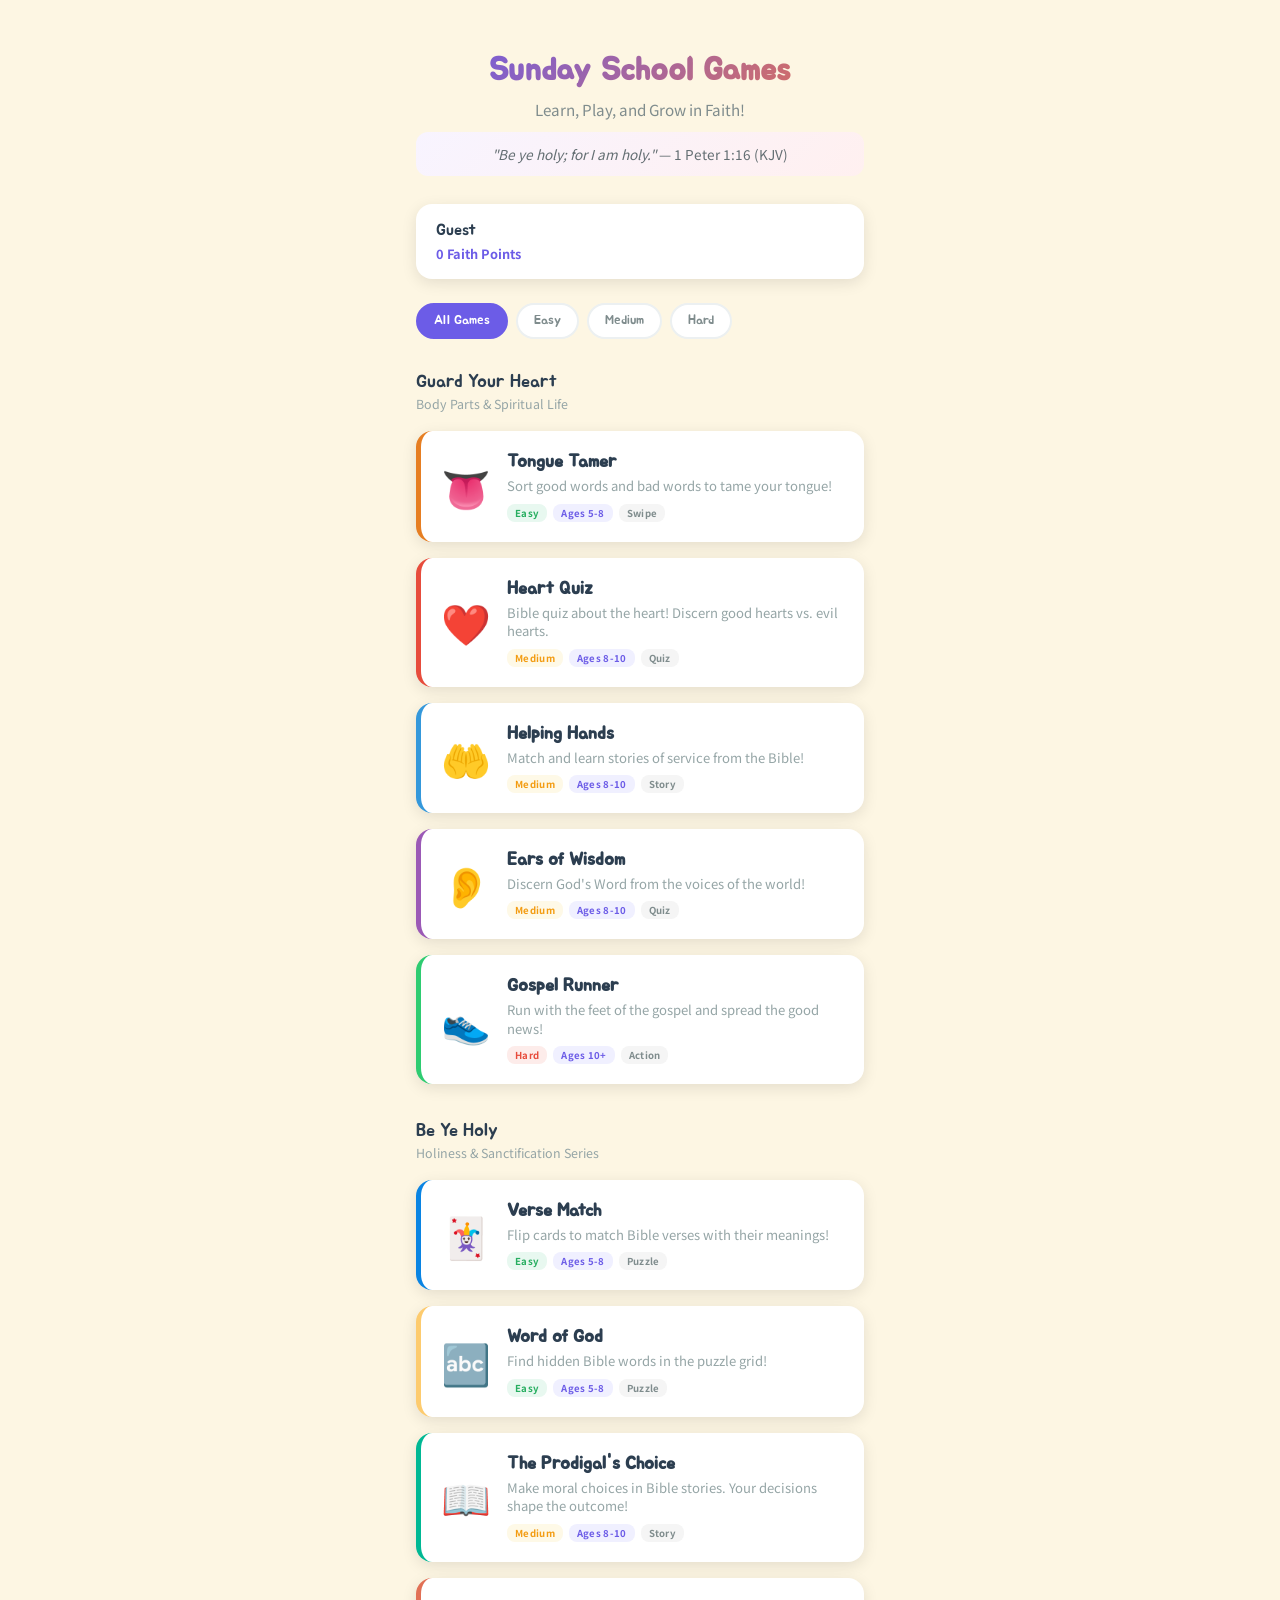
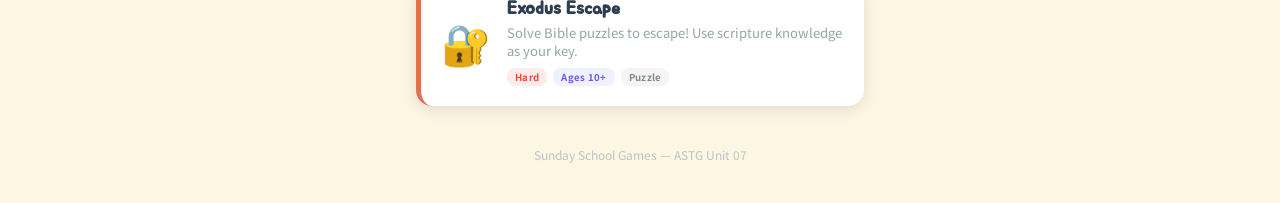
<file: index.html>
<!DOCTYPE html>
<html lang="en">
<head>
  <meta charset="UTF-8">
  <meta name="viewport" content="width=device-width, initial-scale=1.0, maximum-scale=1.0, user-scalable=no">
  <title>Sunday School Games</title>
  <link rel="stylesheet" href="v2/css/style.css">
  <style>
    /* ===== Hub-specific: v1 card colors ===== */
    .game-card.heart { border-left-color: #e74c3c; }
    .game-card.tongue { border-left-color: #e67e22; }
    .game-card.feet { border-left-color: #2ecc71; }
    .game-card.hands { border-left-color: #3498db; }
    .game-card.ears { border-left-color: #9b59b6; }

    /* ===== Filter Tabs ===== */
    .filter-tabs {
      display: flex;
      gap: 8px;
      padding: 8px 0 16px;
      overflow-x: auto;
      -webkit-overflow-scrolling: touch;
    }

    .filter-tabs::-webkit-scrollbar { display: none; }

    .filter-btn {
      padding: 8px 16px;
      border: 2px solid #ecf0f1;
      border-radius: 20px;
      background: #fff;
      font-size: 0.8rem;
      font-family: 'Jua', sans-serif;
      cursor: pointer;
      white-space: nowrap;
      transition: all 0.2s;
      color: #7f8c8d;
    }

    .filter-btn.active {
      border-color: #6c5ce7;
      background: #6c5ce7;
      color: #fff;
    }

    .filter-btn:active { transform: scale(0.95); }

    /* ===== Section Headers ===== */
    .section-header {
      padding: 16px 0 8px;
    }

    .section-title {
      font-size: 1.1rem;
      font-family: 'Jua', sans-serif;
      color: #2c3e50;
    }

    .section-subtitle {
      font-size: 0.78rem;
      color: #95a5a6;
      margin-top: 2px;
    }

    /* ===== Card Tags ===== */
    .card-tags {
      display: flex;
      gap: 6px;
      margin-top: 8px;
      flex-wrap: wrap;
    }

    .tag {
      font-size: 0.6rem;
      padding: 2px 8px;
      border-radius: 8px;
      font-weight: 700;
      letter-spacing: 0.3px;
    }

    .tag.easy { background: #e8f8f0; color: #27ae60; }
    .tag.medium { background: #fef9e7; color: #f39c12; }
    .tag.hard { background: #fdecea; color: #e74c3c; }
    .tag.age { background: #f0f0ff; color: #6c5ce7; }
    .tag.type { background: #f5f5f5; color: #7f8c8d; }

    /* ===== Game sections hide/show ===== */
    .game-section { display: block; }
    .game-section.hidden { display: none; }
    .game-card.hidden { display: none; }
  </style>
</head>
<body>
  <div class="container">
    <header class="main-header">
      <h1>Sunday School Games</h1>
      <p>Learn, Play, and Grow in Faith!</p>
      <div class="verse-banner">
        <em>"Be ye holy; for I am holy."</em> — 1 Peter 1:16 (KJV)
      </div>
    </header>

    <div id="profile-bar" class="profile-bar">
      <div class="profile-info">
        <span class="profile-name" id="profile-name">Guest</span>
        <span class="profile-score" id="profile-score">0 Faith Points</span>
      </div>
      <div class="profile-badges" id="profile-badges"></div>
    </div>

    <!-- Filter Tabs -->
    <div class="filter-tabs">
      <button class="filter-btn active" data-filter="all">All Games</button>
      <button class="filter-btn" data-filter="easy">Easy</button>
      <button class="filter-btn" data-filter="medium">Medium</button>
      <button class="filter-btn" data-filter="hard">Hard</button>
    </div>

    <!-- Series 1: Guard Your Heart -->
    <section class="game-section" data-series="body">
      <div class="section-header">
        <div class="section-title">Guard Your Heart</div>
        <div class="section-subtitle">Body Parts & Spiritual Life</div>
      </div>

      <div class="game-grid">
        <a href="games/tongue-tamer/index.html" class="game-card tongue" data-difficulty="easy">
          <div class="icon">👅</div>
          <div class="info">
            <h3>Tongue Tamer</h3>
            <p>Sort good words and bad words to tame your tongue!</p>
            <div class="card-tags">
              <span class="tag easy">Easy</span>
              <span class="tag age">Ages 5-8</span>
              <span class="tag type">Swipe</span>
            </div>
          </div>
        </a>

        <a href="games/heart-quiz/index.html" class="game-card heart" data-difficulty="medium">
          <div class="icon">❤️</div>
          <div class="info">
            <h3>Heart Quiz</h3>
            <p>Bible quiz about the heart! Discern good hearts vs. evil hearts.</p>
            <div class="card-tags">
              <span class="tag medium">Medium</span>
              <span class="tag age">Ages 8-10</span>
              <span class="tag type">Quiz</span>
            </div>
          </div>
        </a>

        <a href="games/helping-hands/index.html" class="game-card hands" data-difficulty="medium">
          <div class="icon">🤲</div>
          <div class="info">
            <h3>Helping Hands</h3>
            <p>Match and learn stories of service from the Bible!</p>
            <div class="card-tags">
              <span class="tag medium">Medium</span>
              <span class="tag age">Ages 8-10</span>
              <span class="tag type">Story</span>
            </div>
          </div>
        </a>

        <a href="games/ears-of-wisdom/index.html" class="game-card ears" data-difficulty="medium">
          <div class="icon">👂</div>
          <div class="info">
            <h3>Ears of Wisdom</h3>
            <p>Discern God's Word from the voices of the world!</p>
            <div class="card-tags">
              <span class="tag medium">Medium</span>
              <span class="tag age">Ages 8-10</span>
              <span class="tag type">Quiz</span>
            </div>
          </div>
        </a>

        <a href="games/gospel-runner/index.html" class="game-card feet" data-difficulty="hard">
          <div class="icon">👟</div>
          <div class="info">
            <h3>Gospel Runner</h3>
            <p>Run with the feet of the gospel and spread the good news!</p>
            <div class="card-tags">
              <span class="tag hard">Hard</span>
              <span class="tag age">Ages 10+</span>
              <span class="tag type">Action</span>
            </div>
          </div>
        </a>
      </div>
    </section>

    <!-- Series 2: Be Ye Holy -->
    <section class="game-section" data-series="holy">
      <div class="section-header">
        <div class="section-title">Be Ye Holy</div>
        <div class="section-subtitle">Holiness & Sanctification Series</div>
      </div>

      <div class="game-grid">
        <a href="v2/games/verse-match/index.html" class="game-card match" data-difficulty="easy">
          <div class="icon">🃏</div>
          <div class="info">
            <h3>Verse Match</h3>
            <p>Flip cards to match Bible verses with their meanings!</p>
            <div class="card-tags">
              <span class="tag easy">Easy</span>
              <span class="tag age">Ages 5-8</span>
              <span class="tag type">Puzzle</span>
            </div>
          </div>
        </a>

        <a href="v2/games/word-puzzle/index.html" class="game-card word" data-difficulty="easy">
          <div class="icon">🔤</div>
          <div class="info">
            <h3>Word of God</h3>
            <p>Find hidden Bible words in the puzzle grid!</p>
            <div class="card-tags">
              <span class="tag easy">Easy</span>
              <span class="tag age">Ages 5-8</span>
              <span class="tag type">Puzzle</span>
            </div>
          </div>
        </a>

        <a href="v2/games/visual-novel/index.html" class="game-card novel" data-difficulty="medium">
          <div class="icon">📖</div>
          <div class="info">
            <h3>The Prodigal's Choice</h3>
            <p>Make moral choices in Bible stories. Your decisions shape the outcome!</p>
            <div class="card-tags">
              <span class="tag medium">Medium</span>
              <span class="tag age">Ages 8-10</span>
              <span class="tag type">Story</span>
            </div>
          </div>
        </a>

        <a href="v2/games/escape-room/index.html" class="game-card escape" data-difficulty="hard">
          <div class="icon">🔐</div>
          <div class="info">
            <h3>Exodus Escape</h3>
            <p>Solve Bible puzzles to escape! Use scripture knowledge as your key.</p>
            <div class="card-tags">
              <span class="tag hard">Hard</span>
              <span class="tag age">Ages 10+</span>
              <span class="tag type">Puzzle</span>
            </div>
          </div>
        </a>
      </div>
    </section>

    <div class="footer">
      Sunday School Games — ASTG Unit 07
    </div>
  </div>

  <script src="v2/js/shared.js"></script>
  <script src="v2/js/profile.js"></script>
  <script>
    // ===== Filter Logic =====
    const filterBtns = document.querySelectorAll('.filter-btn');
    const allCards = document.querySelectorAll('.game-card');
    const sections = document.querySelectorAll('.game-section');

    filterBtns.forEach(btn => {
      btn.addEventListener('click', () => {
        filterBtns.forEach(b => b.classList.remove('active'));
        btn.classList.add('active');

        const filter = btn.dataset.filter;

        if (filter === 'all') {
          allCards.forEach(c => c.classList.remove('hidden'));
          sections.forEach(s => s.classList.remove('hidden'));
        } else {
          allCards.forEach(card => {
            card.classList.toggle('hidden', card.dataset.difficulty !== filter);
          });
          // Hide section if all its cards are hidden
          sections.forEach(section => {
            const visibleCards = section.querySelectorAll('.game-card:not(.hidden)');
            section.classList.toggle('hidden', visibleCards.length === 0);
          });
        }
      });
    });
  </script>
</body>
</html>
</file>
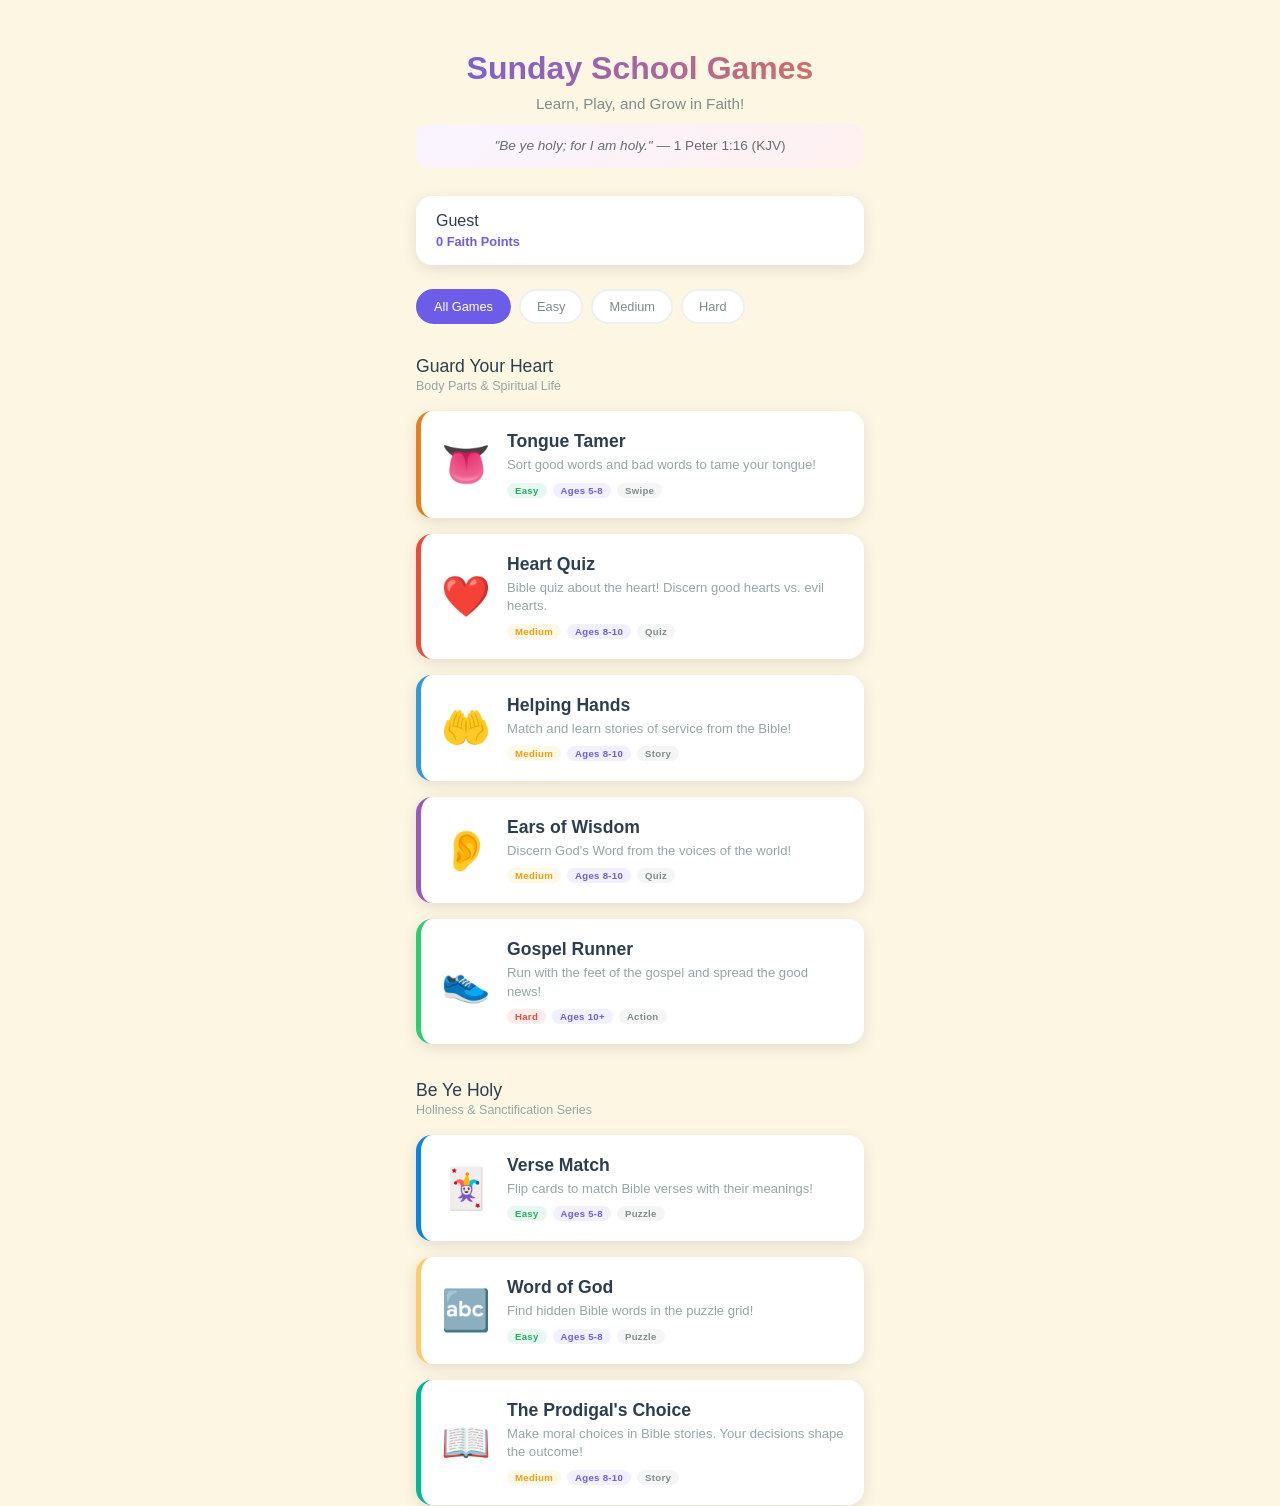
<file: v2/index.html>
<!DOCTYPE html>
<html lang="en">
<head>
  <meta charset="UTF-8">
  <meta http-equiv="refresh" content="0;url=../index.html">
  <title>Redirecting...</title>
</head>
<body>
  <p>Redirecting to <a href="../index.html">Sunday School Games</a>...</p>
</body>
</html>
</file>
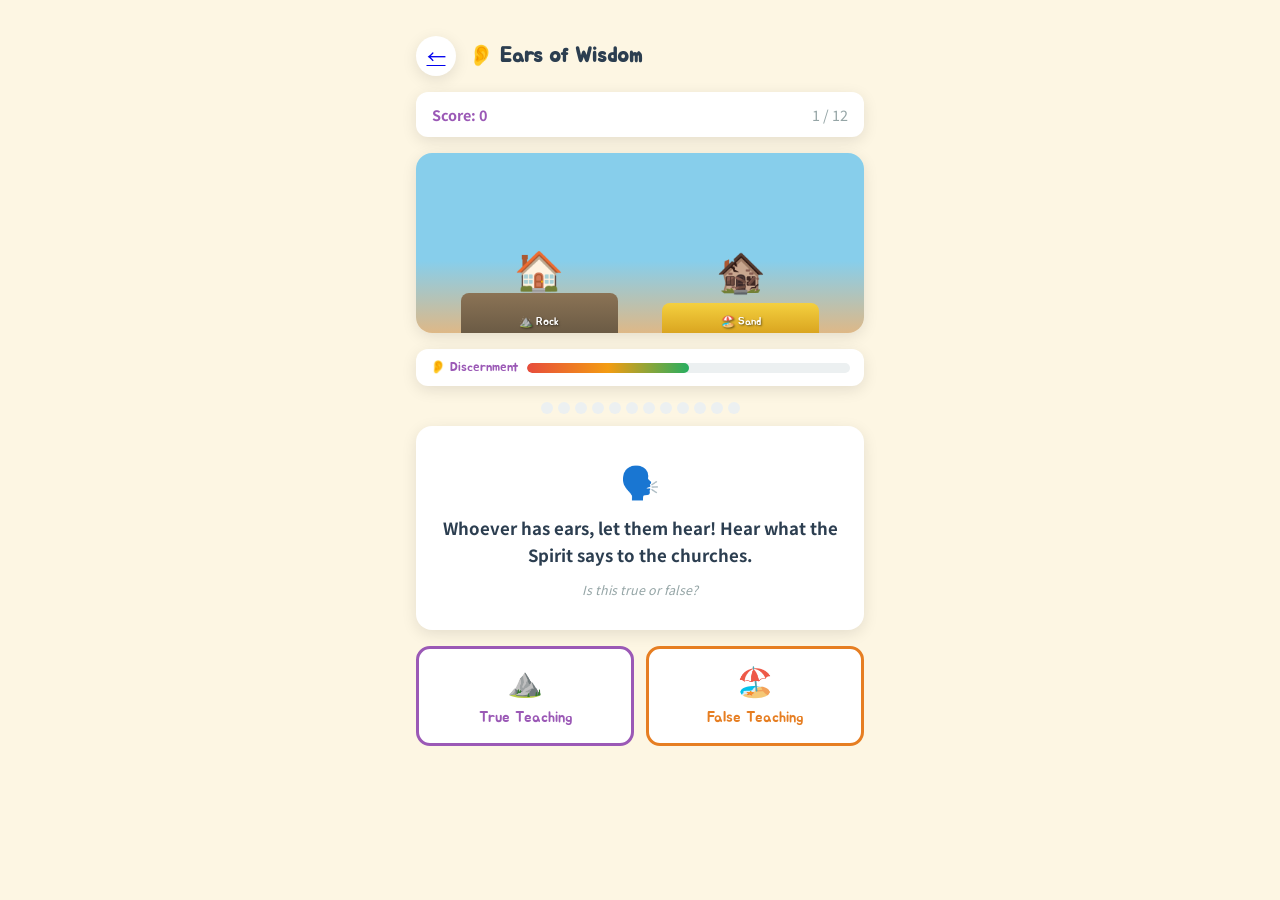
<file: games/ears-of-wisdom/index.html>
<!DOCTYPE html>
<html lang="en">
<head>
  <meta charset="UTF-8">
  <meta name="viewport" content="width=device-width, initial-scale=1.0, maximum-scale=1.0, user-scalable=no">
  <title>Ears of Wisdom - Sunday School Games</title>
  <link rel="stylesheet" href="../../css/style.css">
  <style>
    .house-scene {
      position: relative;
      height: 180px;
      background: linear-gradient(180deg, #87CEEB 60%, #DEB887 100%);
      border-radius: 16px;
      overflow: hidden;
      margin-bottom: 16px;
      box-shadow: var(--card-shadow);
    }

    .house-scene .ground-rock {
      position: absolute;
      bottom: 0;
      left: 10%;
      width: 35%;
      height: 40px;
      background: linear-gradient(180deg, #8B7355, #6B5B45);
      border-radius: 8px 8px 0 0;
    }

    .house-scene .ground-sand {
      position: absolute;
      bottom: 0;
      right: 10%;
      width: 35%;
      height: 30px;
      background: linear-gradient(180deg, #F4D03F, #DAA520);
      border-radius: 8px 8px 0 0;
    }

    .house-scene .house {
      position: absolute;
      bottom: 35px;
      width: 60px;
      text-align: center;
      transition: all 0.5s;
    }

    .house-scene .house.rock-house {
      left: calc(10% + 17.5% - 30px);
    }

    .house-scene .house.sand-house {
      right: calc(10% + 17.5% - 30px);
    }

    .house-scene .house .house-icon {
      font-size: 2.5rem;
      transition: transform 0.5s;
    }

    .house-scene .house.sand-house.shaking .house-icon {
      animation: houseShake 0.5s;
    }

    .house-scene .house.rock-house.growing .house-icon {
      animation: houseGrow 0.5s;
    }

    .house-scene .label {
      position: absolute;
      bottom: 4px;
      font-family: 'Jua', sans-serif;
      font-size: 0.7rem;
      color: #fff;
      text-shadow: 1px 1px 2px rgba(0,0,0,0.5);
    }

    .house-scene .label.rock-label {
      left: 10%;
      width: 35%;
      text-align: center;
    }

    .house-scene .label.sand-label {
      right: 10%;
      width: 35%;
      text-align: center;
    }

    .house-scene .rain {
      position: absolute;
      top: 0;
      left: 0;
      right: 0;
      bottom: 0;
      pointer-events: none;
      opacity: 0;
      transition: opacity 0.3s;
    }

    .house-scene .rain.active {
      opacity: 1;
    }

    .house-scene .raindrop {
      position: absolute;
      width: 2px;
      height: 12px;
      background: rgba(255,255,255,0.6);
      animation: rainFall 0.6s linear infinite;
    }

    @keyframes rainFall {
      to { transform: translateY(200px); }
    }

    @keyframes houseShake {
      0%, 100% { transform: rotate(0); }
      20% { transform: rotate(-8deg); }
      40% { transform: rotate(8deg); }
      60% { transform: rotate(-5deg); }
      80% { transform: rotate(5deg); }
    }

    @keyframes houseGrow {
      0% { transform: scale(1); }
      50% { transform: scale(1.2); }
      100% { transform: scale(1); }
    }

    .wisdom-meter {
      display: flex;
      align-items: center;
      gap: 8px;
      background: #fff;
      border-radius: 12px;
      padding: 10px 14px;
      box-shadow: var(--card-shadow);
      margin-bottom: 16px;
    }

    .wisdom-meter .meter-label {
      font-family: 'Jua', sans-serif;
      font-size: 0.8rem;
      color: var(--ears-color);
      white-space: nowrap;
    }

    .wisdom-meter .meter-track {
      flex: 1;
      height: 10px;
      background: #ecf0f1;
      border-radius: 5px;
      overflow: hidden;
    }

    .wisdom-meter .meter-fill {
      height: 100%;
      background: linear-gradient(90deg, #e74c3c, #f39c12, #27ae60);
      border-radius: 5px;
      transition: width 0.4s ease;
    }

    .statement-card {
      background: #fff;
      border-radius: 16px;
      padding: 28px 20px;
      box-shadow: var(--card-shadow);
      margin-bottom: 16px;
      text-align: center;
      min-height: 160px;
      display: flex;
      flex-direction: column;
      justify-content: center;
      transition: border-color 0.3s;
      border: 3px solid transparent;
    }

    .statement-card .speaker {
      font-size: 2rem;
      margin-bottom: 12px;
    }

    .statement-card .statement-text {
      font-size: 1.05rem;
      font-weight: 700;
      line-height: 1.6;
      margin-bottom: 12px;
    }

    .statement-card .source {
      font-size: 0.78rem;
      color: #95a5a6;
      font-style: italic;
    }

    .judge-btns {
      display: flex;
      gap: 12px;
      margin-bottom: 16px;
    }

    .judge-btn {
      flex: 1;
      padding: 16px 12px;
      border: 3px solid;
      border-radius: 14px;
      background: #fff;
      font-family: 'Jua', sans-serif;
      font-size: 0.95rem;
      cursor: pointer;
      transition: all 0.2s;
      display: flex;
      flex-direction: column;
      align-items: center;
      gap: 6px;
    }

    .judge-btn:active { transform: scale(0.96); }

    .judge-btn .btn-icon { font-size: 1.8rem; }

    .judge-btn.rock-btn {
      border-color: #9b59b6;
      color: #9b59b6;
    }

    .judge-btn.rock-btn:active { background: #f3e5f5; }

    .judge-btn.sand-btn {
      border-color: #e67e22;
      color: #e67e22;
    }

    .judge-btn.sand-btn:active { background: #fef5e7; }

    .judge-btn:disabled {
      opacity: 0.5;
      cursor: default;
    }

    .feedback-toast {
      position: fixed;
      top: 50%;
      left: 50%;
      transform: translate(-50%, -50%) scale(0.8);
      background: #fff;
      border-radius: 20px;
      padding: 24px 28px;
      box-shadow: 0 8px 40px rgba(0,0,0,0.2);
      text-align: center;
      z-index: 100;
      opacity: 0;
      pointer-events: none;
      transition: all 0.3s;
      max-width: 320px;
      width: 85%;
    }

    .feedback-toast.show {
      opacity: 1;
      transform: translate(-50%, -50%) scale(1);
    }

    .feedback-toast.correct { border: 3px solid #27ae60; }
    .feedback-toast.wrong { border: 3px solid #e74c3c; }

    .feedback-toast .toast-emoji { font-size: 2.5rem; margin-bottom: 8px; }
    .feedback-toast .toast-text { font-size: 0.88rem; line-height: 1.6; color: #555; }
    .feedback-toast .toast-verse { font-size: 0.78rem; color: #95a5a6; margin-top: 8px; font-style: italic; }

    .overlay-bg {
      position: fixed;
      top: 0; left: 0; right: 0; bottom: 0;
      background: rgba(0,0,0,0.3);
      z-index: 99;
      opacity: 0;
      pointer-events: none;
      transition: opacity 0.3s;
    }

    .overlay-bg.show { opacity: 1; }

    .result-screen .retry-btn { background: var(--ears-color); }
    .result-screen .result-score { color: var(--ears-color); }

    .next-btn { background: var(--ears-color) !important; }

    .ear-dots {
      display: flex;
      justify-content: center;
      gap: 5px;
      margin-bottom: 12px;
    }

    .ear-dot {
      width: 12px;
      height: 12px;
      border-radius: 50%;
      background: #ecf0f1;
      transition: all 0.3s;
      font-size: 8px;
      display: flex;
      align-items: center;
      justify-content: center;
    }

    .ear-dot.correct { background: #27ae60; }
    .ear-dot.wrong { background: #e74c3c; }
  </style>
</head>
<body>
  <div class="container">
    <div class="game-header">
      <a href="../../index.html" class="back-btn">&larr;</a>
      <h2>👂 Ears of Wisdom</h2>
    </div>

    <div class="score-bar">
      <span class="score" style="color:var(--ears-color);">Score: <strong id="score">0</strong></span>
      <span class="progress" id="progress">1 / 12</span>
    </div>

    <div id="game-area">
      <div class="house-scene" id="house-scene">
        <div class="rain" id="rain"></div>
        <div class="house rock-house" id="rock-house">
          <div class="house-icon">🏠</div>
        </div>
        <div class="house sand-house" id="sand-house">
          <div class="house-icon">🏚️</div>
        </div>
        <div class="ground-rock"></div>
        <div class="ground-sand"></div>
        <div class="label rock-label">⛰️ Rock</div>
        <div class="label sand-label">🏖️ Sand</div>
      </div>

      <div class="wisdom-meter">
        <span class="meter-label">👂 Discernment</span>
        <div class="meter-track">
          <div class="meter-fill" id="meter-fill" style="width:50%;"></div>
        </div>
      </div>

      <div class="ear-dots" id="ear-dots"></div>

      <div class="statement-card" id="statement-card">
        <div class="speaker" id="speaker"></div>
        <div class="statement-text" id="statement-text"></div>
        <div class="source" id="source"></div>
      </div>

      <div class="judge-btns">
        <button class="judge-btn rock-btn" onclick="judge('truth')">
          <span class="btn-icon">⛰️</span>
          True Teaching
        </button>
        <button class="judge-btn sand-btn" onclick="judge('false')">
          <span class="btn-icon">🏖️</span>
          False Teaching
        </button>
      </div>
    </div>

    <div id="result-area" style="display:none;">
      <div class="result-screen">
        <div class="emoji" id="result-emoji"></div>
        <h2 id="result-title"></h2>
        <div class="result-score" id="result-score"></div>
        <p class="result-msg" id="result-msg"></p>
        <div class="btn-group">
          <button class="retry-btn" onclick="startGame()">Try Again! 🔄</button>
          <a href="../../index.html" class="home-btn">Back to Home 🏠</a>
        </div>
      </div>

      <div class="quiz-card" style="margin-top:16px; text-align:left;">
        <h3 style="margin-bottom:12px;">📖 Today's Verse</h3>
        <p style="font-size:0.9rem; line-height:1.7; color:#555;">
          "Turning your ear to wisdom and applying your heart to understanding"
          <br><strong>— Proverbs 2:2</strong>
        </p>
        <p style="font-size:0.85rem; line-height:1.7; color:#555; margin-top:12px;">
          "The heart of the discerning acquires knowledge, for the ears of the wise seek it out"
          <br><strong>— Proverbs 18:15</strong>
        </p>
      </div>
    </div>
  </div>

  <div class="overlay-bg" id="overlay-bg"></div>
  <div class="feedback-toast" id="feedback-toast">
    <div class="toast-emoji" id="toast-emoji"></div>
    <div class="toast-text" id="toast-text"></div>
    <div class="toast-verse" id="toast-verse"></div>
  </div>

  <script>
    const allStatements = [
      // True teachings (truth)
      {
        text: "Those who hear God's Word and put it into practice are like a person who built their house on the rock.",
        type: "truth",
        feedback: "This is what Jesus taught directly! It's not enough to just listen—we must also act on it.",
        verse: "Matthew 7:24"
      },
      {
        text: "The seed on good soil represents those who hear the word, understand it, and bear fruit.",
        type: "truth",
        feedback: "In the Parable of the Sower, the good soil represents those who listen carefully and put God's Word into practice!",
        verse: "Luke 8:15"
      },
      {
        text: "God loves everyone, and gives eternal life to whoever believes.",
        type: "truth",
        feedback: "This is the heart of John 3:16! God's love is for all people.",
        verse: "John 3:16"
      },
      {
        text: "The beginning of wisdom is the fear of the LORD.",
        type: "truth",
        feedback: "Knowing and revering God first is the starting point of all wisdom!",
        verse: "Proverbs 9:10"
      },
      {
        text: "Love one another. This is my commandment.",
        type: "truth",
        feedback: "This is Jesus' new commandment. Loving one another is God's will!",
        verse: "John 13:34"
      },
      {
        text: "Love your neighbor as yourself.",
        type: "truth",
        feedback: "This is the second greatest commandment. It means to value others as much as yourself!",
        verse: "Matthew 22:39"
      },
      {
        text: "Whoever has ears, let them hear! Hear what the Spirit says to the churches.",
        type: "truth",
        feedback: "This means to pay attention to God's Word. Listening is where discernment begins!",
        verse: "Revelation 2:7"
      },
      {
        text: "The rain came down, the winds blew, but the house on the rock did not fall.",
        type: "truth",
        feedback: "A life built on God's Word will not be shaken by any trial!",
        verse: "Matthew 7:25"
      },
      {
        text: "If you have faith as small as a mustard seed, nothing will be impossible for you.",
        type: "truth",
        feedback: "Even the tiniest faith can move mountains when it's placed in God!",
        verse: "Matthew 17:20"
      },
      // False teachings (false)
      {
        text: "You just need to hear God's Word. You don't actually need to practice it.",
        type: "false",
        feedback: "Hearing without doing is like building a house on sand! We must hear AND do.",
        verse: "Matthew 7:26"
      },
      {
        text: "I'm great on my own. I don't need God's help.",
        type: "false",
        feedback: "Pride comes before a fall. Every good thing comes from God!",
        verse: "Proverbs 16:18"
      },
      {
        text: "Just listen to whatever sounds good and makes you feel comfortable.",
        type: "false",
        feedback: "This is exactly what 2 Timothy warns about! We shouldn't prefer pleasant words over truth.",
        verse: "2 Timothy 4:3-4"
      },
      {
        text: "As long as you do good deeds, you don't need to believe in God.",
        type: "false",
        feedback: "Good deeds are important, but salvation is a gift from God received through faith!",
        verse: "Ephesians 2:8-9"
      },
      {
        text: "The Bible is just an old story. It doesn't matter anymore.",
        type: "false",
        feedback: "God's Word is alive and powerful forever! He still speaks to us today.",
        verse: "Hebrews 4:12"
      },
      {
        text: "Living my own way is the best. God's way is boring.",
        type: "false",
        feedback: "Living your own way is like building on sand. God's way is always the best path!",
        verse: "Proverbs 14:12"
      },
      {
        text: "It's fine to follow bad friends. I won't change.",
        type: "false",
        feedback: "Bad company will eventually influence you. Who you listen to matters!",
        verse: "Proverbs 13:20"
      },
      {
        text: "You don't need to pray. God knows everything anyway.",
        type: "false",
        feedback: "God does know everything, but prayer is precious time talking with God!",
        verse: "1 Thessalonians 5:17"
      },
      {
        text: "Everyone else is doing it, so it must be okay. The majority is always right.",
        type: "false",
        feedback: "What the majority does isn't always right. God's Word is the standard!",
        verse: "Romans 12:2"
      }
    ];

    let statements = [];
    let current = 0;
    let score = 0;
    let wisdomLevel = 50;
    let results = [];
    let isProcessing = false;
    const TOTAL = 12;

    function shuffle(arr) {
      const a = [...arr];
      for (let i = a.length - 1; i > 0; i--) {
        const j = Math.floor(Math.random() * (i + 1));
        [a[i], a[j]] = [a[j], a[i]];
      }
      return a;
    }

    function initRain() {
      const rain = document.getElementById('rain');
      rain.innerHTML = '';
      for (let i = 0; i < 20; i++) {
        const drop = document.createElement('div');
        drop.className = 'raindrop';
        drop.style.left = Math.random() * 100 + '%';
        drop.style.animationDelay = Math.random() * 0.6 + 's';
        drop.style.top = -Math.random() * 20 + 'px';
        rain.appendChild(drop);
      }
    }

    function startGame() {
      const truths = shuffle(allStatements.filter(s => s.type === 'truth')).slice(0, 6);
      const falses = shuffle(allStatements.filter(s => s.type === 'false')).slice(0, 6);
      statements = shuffle([...truths, ...falses]);
      current = 0;
      score = 0;
      wisdomLevel = 50;
      results = [];
      isProcessing = false;
      document.getElementById('game-area').style.display = 'block';
      document.getElementById('result-area').style.display = 'none';
      initRain();
      updateDots();
      renderStatement();
    }

    function updateDots() {
      const container = document.getElementById('ear-dots');
      container.innerHTML = '';
      for (let i = 0; i < TOTAL; i++) {
        const dot = document.createElement('div');
        dot.className = 'ear-dot';
        if (i < results.length) {
          dot.classList.add(results[i] ? 'correct' : 'wrong');
        }
        container.appendChild(dot);
      }
    }

    function renderStatement() {
      const s = statements[current];
      document.getElementById('speaker').textContent = '🗣️';
      document.getElementById('statement-text').textContent = s.text;
      document.getElementById('source').textContent = 'Is this true or false?';
      document.getElementById('score').textContent = score;
      document.getElementById('progress').textContent = (current + 1) + ' / ' + TOTAL;
      document.getElementById('meter-fill').style.width = wisdomLevel + '%';

      const card = document.getElementById('statement-card');
      card.style.borderColor = 'transparent';

      document.querySelectorAll('.judge-btn').forEach(b => b.disabled = false);
    }

    function judge(choice) {
      if (isProcessing) return;
      isProcessing = true;

      const s = statements[current];
      const isCorrect = (choice === 'truth' && s.type === 'truth') || (choice === 'false' && s.type === 'false');

      const card = document.getElementById('statement-card');
      card.style.borderColor = isCorrect ? '#27ae60' : '#e74c3c';

      document.querySelectorAll('.judge-btn').forEach(b => b.disabled = true);

      if (isCorrect) {
        score += 10;
        wisdomLevel = Math.min(100, wisdomLevel + 6);
        results.push(true);
        // Rock house grows
        document.getElementById('rock-house').classList.add('growing');
        setTimeout(() => document.getElementById('rock-house').classList.remove('growing'), 500);
      } else {
        wisdomLevel = Math.max(0, wisdomLevel - 8);
        results.push(false);
        // Sand house shakes, rain
        document.getElementById('sand-house').classList.add('shaking');
        document.getElementById('rain').classList.add('active');
        setTimeout(() => {
          document.getElementById('sand-house').classList.remove('shaking');
          document.getElementById('rain').classList.remove('active');
        }, 600);
      }

      updateDots();

      // Show feedback
      const toast = document.getElementById('feedback-toast');
      const bg = document.getElementById('overlay-bg');

      document.getElementById('toast-emoji').textContent = isCorrect ? '✅' : '❌';
      document.getElementById('toast-text').textContent = s.feedback;
      document.getElementById('toast-verse').textContent = '📖 ' + s.verse;

      toast.className = 'feedback-toast show ' + (isCorrect ? 'correct' : 'wrong');
      bg.classList.add('show');

      setTimeout(() => {
        toast.className = 'feedback-toast';
        bg.classList.remove('show');

        current++;
        if (current >= TOTAL) {
          showResult();
        } else {
          renderStatement();
          isProcessing = false;
        }
      }, 2200);
    }

    function showResult() {
      document.getElementById('game-area').style.display = 'none';
      document.getElementById('result-area').style.display = 'block';

      const pct = score / (TOTAL * 10) * 100;
      let emoji, title, msg;

      if (pct >= 90) {
        emoji = '🌟'; title = 'You have ears of wisdom!';
        msg = 'You can perfectly discern true from false teaching! You are a wise person who built their house on the rock!';
      } else if (pct >= 70) {
        emoji = '😊'; title = 'Listening well!';
        msg = 'You discerned most of them correctly! Just a little more and you\'ll be perfect.';
      } else if (pct >= 50) {
        emoji = '💪'; title = 'Keep practicing!';
        msg = 'You\'re training your ears to discern. Read more of God\'s Word and you\'ll get better!';
      } else {
        emoji = '📖'; title = 'Try again!';
        msg = 'Read the story of the house on the rock in Matthew 7 and try again!';
      }

      document.getElementById('result-emoji').textContent = emoji;
      document.getElementById('result-title').textContent = title;
      document.getElementById('result-score').textContent = score + ' / ' + (TOTAL * 10);
      document.getElementById('result-msg').textContent = msg;
    }

    startGame();
  </script>
</body>
</html>
</file>
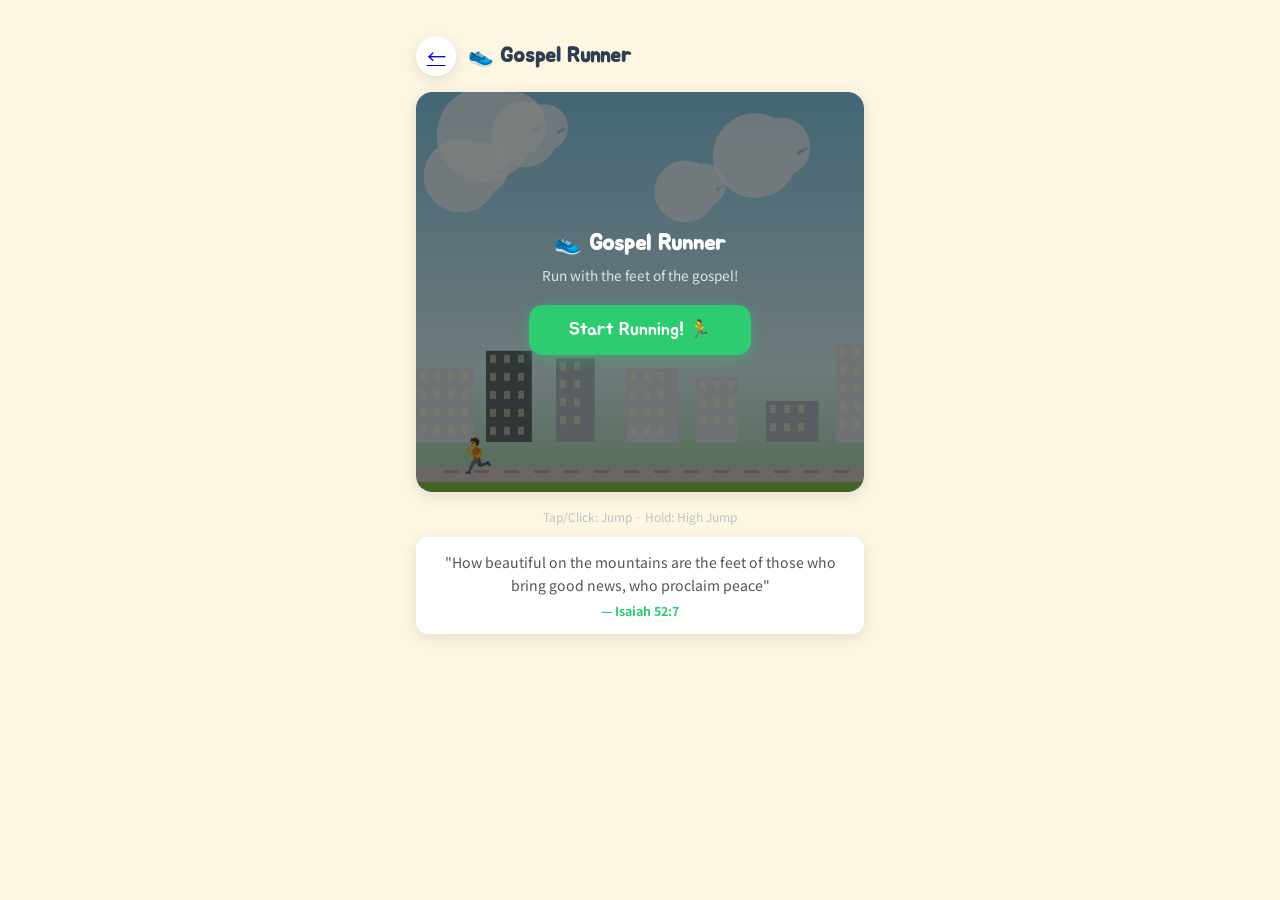
<file: games/gospel-runner/index.html>
<!DOCTYPE html>
<html lang="en">
<head>
  <meta charset="UTF-8">
  <meta name="viewport" content="width=device-width, initial-scale=1.0, maximum-scale=1.0, user-scalable=no">
  <title>Gospel Runner - Sunday School Games</title>
  <link rel="stylesheet" href="../../css/style.css">
  <style>
    .game-canvas-wrap {
      position: relative;
      border-radius: 16px;
      overflow: hidden;
      box-shadow: var(--card-shadow);
      margin-bottom: 16px;
      touch-action: none;
    }

    canvas {
      display: block;
      width: 100%;
      border-radius: 16px;
      background: #87CEEB;
    }

    .game-hud {
      display: flex;
      justify-content: space-between;
      align-items: center;
      background: #fff;
      border-radius: 12px;
      padding: 10px 14px;
      margin-bottom: 12px;
      box-shadow: var(--card-shadow);
      font-size: 0.85rem;
    }

    .game-hud .hud-score {
      font-weight: 700;
      color: var(--feet-color);
      font-family: 'Jua', sans-serif;
      font-size: 1.1rem;
    }

    .game-hud .hud-distance {
      color: #95a5a6;
    }

    .game-hud .hud-lives {
      font-size: 1rem;
    }

    .start-overlay {
      position: absolute;
      top: 0; left: 0; right: 0; bottom: 0;
      background: rgba(0,0,0,0.5);
      display: flex;
      flex-direction: column;
      align-items: center;
      justify-content: center;
      z-index: 10;
      border-radius: 16px;
    }

    .start-overlay h3 {
      color: #fff;
      font-size: 1.4rem;
      margin-bottom: 8px;
    }

    .start-overlay p {
      color: rgba(255,255,255,0.8);
      font-size: 0.85rem;
      margin-bottom: 20px;
    }

    .start-overlay .play-btn {
      padding: 14px 40px;
      border: none;
      border-radius: 14px;
      background: var(--feet-color);
      color: #fff;
      font-size: 1.1rem;
      font-family: 'Jua', sans-serif;
      cursor: pointer;
      box-shadow: 0 4px 15px rgba(46,204,113,0.4);
    }

    .start-overlay .play-btn:active { transform: scale(0.95); }

    .gameover-overlay {
      position: absolute;
      top: 0; left: 0; right: 0; bottom: 0;
      background: rgba(0,0,0,0.6);
      display: none;
      flex-direction: column;
      align-items: center;
      justify-content: center;
      z-index: 10;
      border-radius: 16px;
      padding: 20px;
    }

    .gameover-overlay .go-card {
      background: #fff;
      border-radius: 16px;
      padding: 28px 24px;
      text-align: center;
      width: 85%;
      max-width: 300px;
    }

    .gameover-overlay .go-emoji { font-size: 3rem; margin-bottom: 12px; }
    .gameover-overlay .go-title { font-size: 1.3rem; font-family: 'Jua', sans-serif; margin-bottom: 8px; }
    .gameover-overlay .go-score { font-size: 2rem; font-weight: 700; color: var(--feet-color); margin: 8px 0; }
    .gameover-overlay .go-msg { font-size: 0.85rem; color: #7f8c8d; line-height: 1.5; margin-bottom: 16px; }

    .gameover-overlay .go-btns {
      display: flex;
      flex-direction: column;
      gap: 8px;
    }

    .gameover-overlay .retry-btn {
      background: var(--feet-color);
    }

    .verse-banner {
      background: #fff;
      border-radius: 12px;
      padding: 14px 16px;
      box-shadow: var(--card-shadow);
      text-align: center;
    }

    .verse-banner .verse-text {
      font-size: 0.88rem;
      line-height: 1.6;
      color: #555;
    }

    .verse-banner .verse-ref {
      font-size: 0.78rem;
      color: var(--feet-color);
      margin-top: 6px;
      font-weight: 700;
    }

    .controls-hint {
      text-align: center;
      font-size: 0.75rem;
      color: #bdc3c7;
      margin-top: 8px;
    }
  </style>
</head>
<body>
  <div class="container">
    <div class="game-header">
      <a href="../../index.html" class="back-btn">&larr;</a>
      <h2>👟 Gospel Runner</h2>
    </div>

    <div class="game-hud" id="game-hud" style="display:none;">
      <span class="hud-score">⭐ <span id="hud-score">0</span></span>
      <span class="hud-distance" id="hud-distance">0m</span>
      <span class="hud-lives" id="hud-lives">❤️❤️❤️</span>
    </div>

    <div class="game-canvas-wrap" id="canvas-wrap">
      <canvas id="game-canvas" width="448" height="400"></canvas>

      <div class="start-overlay" id="start-overlay">
        <h3>👟 Gospel Runner</h3>
        <p>Run with the feet of the gospel!</p>
        <button class="play-btn" onclick="startGame()">Start Running! 🏃</button>
      </div>

      <div class="gameover-overlay" id="gameover-overlay">
        <div class="go-card">
          <div class="go-emoji" id="go-emoji"></div>
          <div class="go-title" id="go-title"></div>
          <div class="go-score" id="go-score"></div>
          <div class="go-msg" id="go-msg"></div>
          <div class="go-btns">
            <button class="retry-btn" onclick="startGame()">Run Again! 🔄</button>
            <a href="../../index.html" class="home-btn">Back to Home 🏠</a>
          </div>
        </div>
      </div>
    </div>

    <div class="controls-hint">Tap/Click: Jump · Hold: High Jump</div>

    <div class="verse-banner" style="margin-top:12px;">
      <div class="verse-text">"How beautiful on the mountains are the feet of those who bring good news, who proclaim peace"</div>
      <div class="verse-ref">— Isaiah 52:7</div>
    </div>
  </div>

  <script>
    const canvas = document.getElementById('game-canvas');
    const ctx = canvas.getContext('2d');

    // Scale canvas for sharp rendering
    const W = 448, H = 400;
    canvas.width = W;
    canvas.height = H;

    // Game constants
    const GROUND_Y = H - 60;
    const GRAVITY = 0.6;
    const JUMP_FORCE = -11;
    const HIGH_JUMP_FORCE = -14;
    const BASE_SPEED = 3;

    // Game state
    let gameRunning = false;
    let gameOver = false;
    let score = 0;
    let distance = 0;
    let lives = 3;
    let speed = BASE_SPEED;
    let frameCount = 0;
    let jumpHeld = false;
    let jumpTimer = 0;
    let invincible = 0; // invincibility frames after hit

    // Player
    const player = {
      x: 60,
      y: GROUND_Y,
      w: 32,
      h: 40,
      vy: 0,
      onGround: true,
      running: 0
    };

    // Collections & obstacles
    let items = [];
    let obstacles = [];
    let particles = [];
    let clouds = [];
    let bgBuildings = [];

    // Item types
    const ITEM_TYPES = [
      { emoji: '📜', name: 'Gospel', points: 10 },
      { emoji: '🍞', name: 'Bread', points: 15 },
      { emoji: '💧', name: 'Water', points: 10 },
      { emoji: '👕', name: 'Clothes', points: 15 },
      { emoji: '⭐', name: 'Star', points: 20 },
      { emoji: '✝️', name: 'Cross', points: 25 }
    ];

    const OBSTACLE_TYPES = [
      { emoji: '🪨', name: 'Rock', w: 30, h: 30 },
      { emoji: '🌵', name: 'Thorns', w: 25, h: 40 },
      { emoji: '🔥', name: 'Fire', w: 28, h: 35 }
    ];

    const PERSON_EMOJIS = ['👦', '👧', '👨', '👩', '👴', '👵', '🧒'];

    // Verses shown on milestone
    const VERSES = [
      { text: "Faith comes from hearing", ref: "Romans 10:17" },
      { text: "How beautiful are the feet!", ref: "Isaiah 52:7" },
      { text: "Go into all the world and preach the gospel", ref: "Mark 16:15" },
      { text: "I will make you fishers of men", ref: "Matthew 4:19" },
      { text: "Love your neighbor like the Good Samaritan", ref: "Luke 10:37" },
      { text: "I was hungry and you gave me food", ref: "Matthew 25:35" }
    ];

    let currentVerse = 0;
    let verseDisplay = { text: '', alpha: 0, timer: 0 };
    let people = [];

    function initClouds() {
      clouds = [];
      for (let i = 0; i < 5; i++) {
        clouds.push({
          x: Math.random() * W,
          y: 20 + Math.random() * 80,
          size: 20 + Math.random() * 30,
          speed: 0.2 + Math.random() * 0.3
        });
      }
    }

    function initBuildings() {
      bgBuildings = [];
      for (let i = 0; i < 8; i++) {
        bgBuildings.push({
          x: i * 70,
          w: 30 + Math.random() * 30,
          h: 40 + Math.random() * 60,
          color: ['#dfe6e9', '#b2bec3', '#636e72'][Math.floor(Math.random() * 3)]
        });
      }
    }

    function spawnItem() {
      const type = ITEM_TYPES[Math.floor(Math.random() * ITEM_TYPES.length)];
      items.push({
        x: W + 20,
        y: GROUND_Y - 50 - Math.random() * 80,
        ...type,
        collected: false
      });
    }

    function spawnObstacle() {
      const type = OBSTACLE_TYPES[Math.floor(Math.random() * OBSTACLE_TYPES.length)];
      obstacles.push({
        x: W + 20,
        y: GROUND_Y - type.h + 5,
        ...type
      });
    }

    function spawnPerson() {
      people.push({
        x: W + 20,
        y: GROUND_Y - 35,
        emoji: PERSON_EMOJIS[Math.floor(Math.random() * PERSON_EMOJIS.length)],
        helped: false,
        showHeart: 0
      });
    }

    function addParticles(x, y, color, count) {
      for (let i = 0; i < count; i++) {
        particles.push({
          x, y,
          vx: (Math.random() - 0.5) * 4,
          vy: -Math.random() * 4,
          life: 30,
          color,
          size: 3 + Math.random() * 3
        });
      }
    }

    function jump(high) {
      if (player.onGround) {
        player.vy = high ? HIGH_JUMP_FORCE : JUMP_FORCE;
        player.onGround = false;
      }
    }

    function startGame() {
      gameRunning = true;
      gameOver = false;
      score = 0;
      distance = 0;
      lives = 3;
      speed = BASE_SPEED;
      frameCount = 0;
      currentVerse = 0;
      verseDisplay = { text: '', alpha: 0, timer: 0 };
      invincible = 0;

      player.y = GROUND_Y;
      player.vy = 0;
      player.onGround = true;
      player.running = 0;

      items = [];
      obstacles = [];
      particles = [];
      people = [];

      initClouds();
      initBuildings();

      document.getElementById('start-overlay').style.display = 'none';
      document.getElementById('gameover-overlay').style.display = 'none';
      document.getElementById('game-hud').style.display = 'flex';

      updateHUD();
      gameLoop();
    }

    function updateHUD() {
      document.getElementById('hud-score').textContent = score;
      document.getElementById('hud-distance').textContent = Math.floor(distance) + 'm';
      let hearts = '';
      for (let i = 0; i < 3; i++) hearts += i < lives ? '❤️' : '🖤';
      document.getElementById('hud-lives').textContent = hearts;
    }

    function checkCollision(a, b) {
      return a.x < b.x + (b.w || 24) &&
             a.x + a.w > b.x &&
             a.y < b.y + (b.h || 24) &&
             a.y + a.h > b.y;
    }

    function update() {
      frameCount++;
      distance += speed * 0.05;
      speed = BASE_SPEED + Math.floor(distance / 50) * 0.3;
      if (speed > 7) speed = 7;

      // Player physics
      player.vy += GRAVITY;
      player.y += player.vy;
      if (player.y >= GROUND_Y) {
        player.y = GROUND_Y;
        player.vy = 0;
        player.onGround = true;
      }
      player.running++;

      // Invincibility countdown
      if (invincible > 0) invincible--;

      // Spawn logic
      if (frameCount % Math.max(60, 100 - Math.floor(distance)) === 0) spawnItem();
      if (frameCount % Math.max(100, 150 - Math.floor(distance)) === 0) spawnObstacle();
      if (frameCount % 200 === 0) spawnPerson();

      // Update items
      items = items.filter(item => {
        item.x -= speed;
        if (!item.collected && checkCollision(player, { x: item.x, y: item.y, w: 24, h: 24 })) {
          item.collected = true;
          score += item.points;
          addParticles(item.x, item.y, '#f1c40f', 6);

          // Check verse milestone
          if (score > 0 && score % 50 === 0 && currentVerse < VERSES.length) {
            verseDisplay = { ...VERSES[currentVerse], alpha: 1, timer: 120 };
            currentVerse++;
          }
        }
        return item.x > -30 && !item.collected;
      });

      // Update obstacles
      obstacles = obstacles.filter(obs => {
        obs.x -= speed;
        if (invincible <= 0 && checkCollision(player, obs)) {
          lives--;
          invincible = 90; // ~1.5 seconds of invincibility
          addParticles(obs.x, obs.y, '#e74c3c', 8);
          obs.x = -100; // remove
          if (lives <= 0) {
            endGame();
            return false;
          }
        }
        return obs.x > -40;
      });

      // Update people
      people = people.filter(p => {
        p.x -= speed * 0.7;
        if (!p.helped && checkCollision(player, { x: p.x, y: p.y, w: 28, h: 35 })) {
          p.helped = true;
          p.showHeart = 40;
          score += 30;
          addParticles(p.x + 14, p.y, '#e74c3c', 5);
        }
        if (p.showHeart > 0) p.showHeart--;
        return p.x > -40;
      });

      // Update particles
      particles = particles.filter(p => {
        p.x += p.vx;
        p.y += p.vy;
        p.vy += 0.1;
        p.life--;
        return p.life > 0;
      });

      // Update clouds
      clouds.forEach(c => {
        c.x -= c.speed;
        if (c.x < -c.size) c.x = W + c.size;
      });

      // Update buildings
      bgBuildings.forEach(b => {
        b.x -= speed * 0.3;
        if (b.x < -b.w) b.x = W + Math.random() * 40;
      });

      // Verse display
      if (verseDisplay.timer > 0) {
        verseDisplay.timer--;
        if (verseDisplay.timer < 20) verseDisplay.alpha = verseDisplay.timer / 20;
      }

      updateHUD();
    }

    function draw() {
      // Sky gradient
      const skyGrad = ctx.createLinearGradient(0, 0, 0, H);
      skyGrad.addColorStop(0, '#87CEEB');
      skyGrad.addColorStop(0.7, '#E0F7FA');
      skyGrad.addColorStop(1, '#A5D6A7');
      ctx.fillStyle = skyGrad;
      ctx.fillRect(0, 0, W, H);

      // Clouds
      ctx.fillStyle = 'rgba(255,255,255,0.7)';
      clouds.forEach(c => {
        ctx.beginPath();
        ctx.arc(c.x, c.y, c.size, 0, Math.PI * 2);
        ctx.arc(c.x + c.size * 0.6, c.y - c.size * 0.2, c.size * 0.7, 0, Math.PI * 2);
        ctx.arc(c.x - c.size * 0.4, c.y + c.size * 0.1, c.size * 0.6, 0, Math.PI * 2);
        ctx.fill();
      });

      // Background buildings
      bgBuildings.forEach(b => {
        ctx.fillStyle = b.color;
        ctx.fillRect(b.x, GROUND_Y - b.h + 10, b.w, b.h);
        // Windows
        ctx.fillStyle = 'rgba(255,255,200,0.5)';
        for (let row = 0; row < Math.floor(b.h / 18); row++) {
          for (let col = 0; col < Math.floor(b.w / 14); col++) {
            ctx.fillRect(b.x + 4 + col * 14, GROUND_Y - b.h + 14 + row * 18, 6, 8);
          }
        }
      });

      // Ground
      ctx.fillStyle = '#8BC34A';
      ctx.fillRect(0, GROUND_Y + player.h, W, H - GROUND_Y - player.h);

      // Ground detail
      ctx.fillStyle = '#689F38';
      for (let i = 0; i < W; i += 20) {
        const offset = (frameCount * speed + i) % W;
        ctx.fillRect(W - offset, GROUND_Y + player.h, 10, 3);
      }

      // Path
      ctx.fillStyle = '#D7CCC8';
      ctx.fillRect(0, GROUND_Y + player.h - 5, W, 15);
      ctx.fillStyle = '#BCAAA4';
      for (let i = 0; i < W; i += 30) {
        const offset = (frameCount * speed + i) % W;
        ctx.fillRect(W - offset, GROUND_Y + player.h - 2, 15, 3);
      }

      // People
      ctx.font = '28px serif';
      ctx.textAlign = 'center';
      people.forEach(p => {
        ctx.globalAlpha = p.helped ? 0.5 : 1;
        ctx.fillText(p.emoji, p.x + 14, p.y + 28);
        if (p.showHeart > 0) {
          ctx.globalAlpha = p.showHeart / 40;
          ctx.font = '18px serif';
          ctx.fillText('❤️', p.x + 14, p.y - 10 + (40 - p.showHeart) * 0.5);
          ctx.font = '28px serif';
        }
        ctx.globalAlpha = 1;
      });

      // Items
      ctx.font = '22px serif';
      items.forEach(item => {
        ctx.fillText(item.emoji, item.x + 4, item.y + 20);
      });

      // Obstacles
      ctx.font = '26px serif';
      obstacles.forEach(obs => {
        ctx.fillText(obs.emoji, obs.x, obs.y + obs.h - 2);
      });

      // Player (running character) - blink during invincibility
      if (invincible <= 0 || Math.floor(frameCount / 4) % 2 === 0) {
        const legOffset = player.onGround ? Math.sin(player.running * 0.3) * 5 : 3;
        ctx.font = '34px serif';
        ctx.fillText('🏃', player.x, player.y + player.h - 4 + (player.onGround ? 0 : -2));
      }

      // Particles
      particles.forEach(p => {
        ctx.globalAlpha = p.life / 30;
        ctx.fillStyle = p.color;
        ctx.beginPath();
        ctx.arc(p.x, p.y, p.size, 0, Math.PI * 2);
        ctx.fill();
        ctx.globalAlpha = 1;
      });

      // Verse display
      if (verseDisplay.timer > 0) {
        ctx.globalAlpha = verseDisplay.alpha;
        ctx.fillStyle = 'rgba(0,0,0,0.6)';
        ctx.fillRect(20, H / 2 - 35, W - 40, 60);
        ctx.fillStyle = '#fff';
        ctx.font = '14px "Noto Sans KR", sans-serif';
        ctx.textAlign = 'center';
        ctx.fillText(verseDisplay.text, W / 2, H / 2 - 8);
        ctx.font = '11px "Jua", sans-serif';
        ctx.fillStyle = '#f1c40f';
        ctx.fillText('— ' + verseDisplay.ref, W / 2, H / 2 + 14);
        ctx.textAlign = 'start';
        ctx.globalAlpha = 1;
      }
    }

    function gameLoop() {
      if (!gameRunning || gameOver) return;
      update();
      draw();
      requestAnimationFrame(gameLoop);
    }

    function endGame() {
      gameOver = true;
      gameRunning = false;

      let emoji, title, msg;
      if (score >= 200) {
        emoji = '🌟'; title = 'Gospel Warrior!';
        msg = 'You spread the gospel with beautiful feet and helped many people! "Signs followed to confirm the word." (Mark 16:20)';
      } else if (score >= 100) {
        emoji = '😊'; title = 'Great run!';
        msg = 'You spread the gospel and helped people. Try running even farther!';
      } else {
        emoji = '💪'; title = 'Run again!';
        msg = 'Run farther with the feet of the gospel and meet more people!';
      }

      document.getElementById('go-emoji').textContent = emoji;
      document.getElementById('go-title').textContent = title;
      document.getElementById('go-score').textContent = '⭐ ' + score + ' pts · ' + Math.floor(distance) + 'm';
      document.getElementById('go-msg').textContent = msg;
      document.getElementById('gameover-overlay').style.display = 'flex';
    }

    // Controls
    let pressStart = 0;

    canvas.addEventListener('mousedown', (e) => {
      e.preventDefault();
      if (!gameRunning) return;
      pressStart = Date.now();
    });

    canvas.addEventListener('mouseup', (e) => {
      e.preventDefault();
      if (!gameRunning) return;
      const held = Date.now() - pressStart;
      jump(held > 200);
    });

    canvas.addEventListener('touchstart', (e) => {
      e.preventDefault();
      if (!gameRunning) return;
      pressStart = Date.now();
    });

    canvas.addEventListener('touchend', (e) => {
      e.preventDefault();
      if (!gameRunning) return;
      const held = Date.now() - pressStart;
      jump(held > 200);
    });

    document.addEventListener('keydown', (e) => {
      if (e.code === 'Space' || e.code === 'ArrowUp') {
        e.preventDefault();
        if (!gameRunning) return;
        if (!jumpHeld) {
          pressStart = Date.now();
          jumpHeld = true;
        }
      }
    });

    document.addEventListener('keyup', (e) => {
      if (e.code === 'Space' || e.code === 'ArrowUp') {
        e.preventDefault();
        if (!gameRunning) return;
        jumpHeld = false;
        const held = Date.now() - pressStart;
        jump(held > 200);
      }
    });

    // Initial draw
    initClouds();
    initBuildings();
    draw();
  </script>
</body>
</html>
</file>
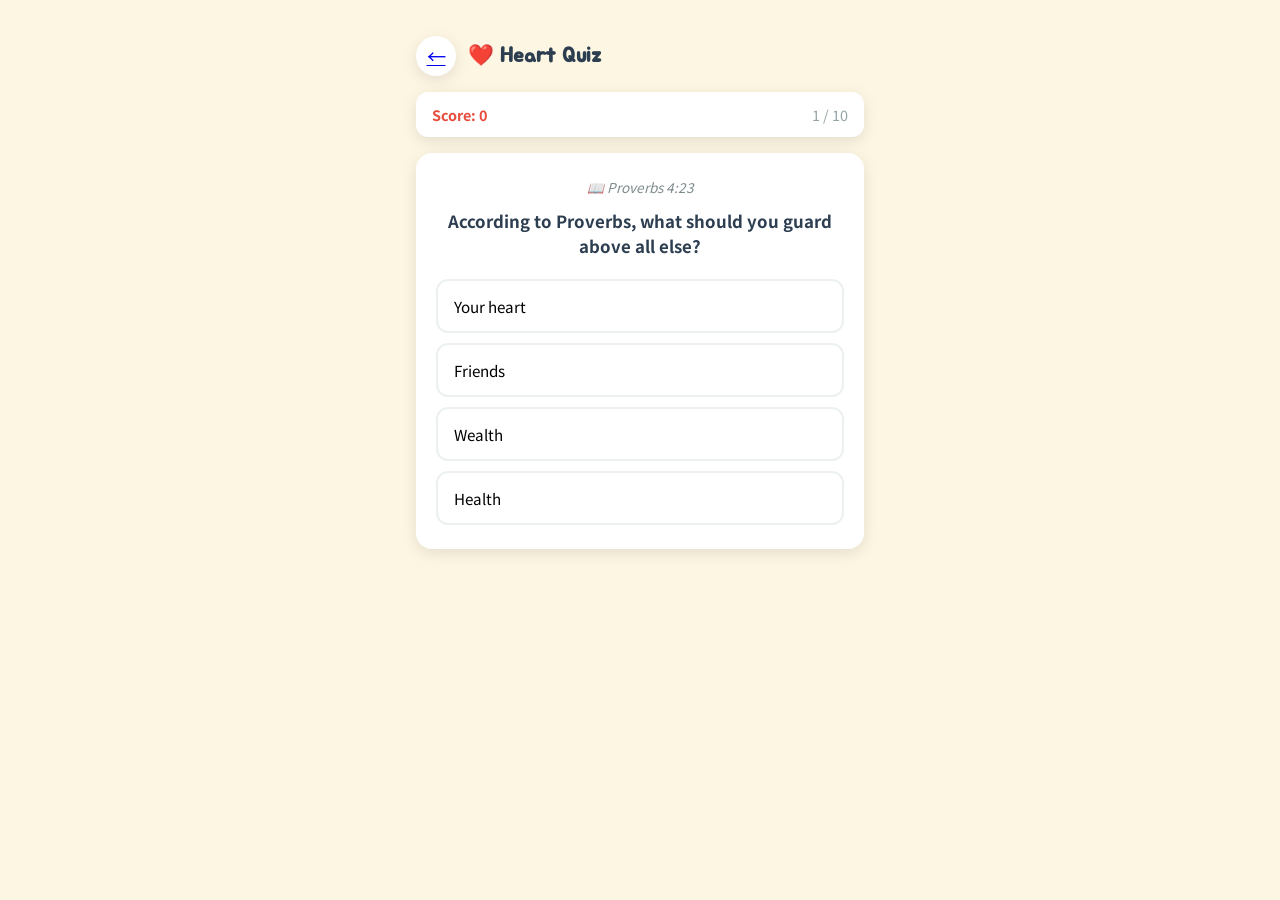
<file: games/heart-quiz/index.html>
<!DOCTYPE html>
<html lang="en">
<head>
  <meta charset="UTF-8">
  <meta name="viewport" content="width=device-width, initial-scale=1.0, maximum-scale=1.0, user-scalable=no">
  <title>Heart Quiz - Sunday School Games</title>
  <link rel="stylesheet" href="../../css/style.css">
</head>
<body>
  <div class="container">
    <div class="game-header">
      <a href="../../index.html" class="back-btn">←</a>
      <h2>❤️ Heart Quiz</h2>
    </div>

    <div class="score-bar">
      <span class="score">Score: <strong id="score">0</strong></span>
      <span class="progress" id="progress">1 / 10</span>
    </div>

    <div id="quiz-area">
      <div class="quiz-card">
        <p class="verse" id="verse"></p>
        <p class="question" id="question"></p>
        <div class="choices" id="choices"></div>
        <div class="explanation" id="explanation"></div>
        <button class="next-btn" id="next-btn" onclick="nextQuestion()">Next Question →</button>
      </div>
    </div>

    <div id="result-area" style="display:none;">
      <div class="result-screen">
        <div class="emoji" id="result-emoji"></div>
        <h2 id="result-title"></h2>
        <div class="result-score" id="result-score"></div>
        <p class="result-msg" id="result-msg"></p>
        <div class="btn-group">
          <button class="retry-btn" onclick="startGame()">Try Again! 🔄</button>
          <a href="../../index.html" class="home-btn">Back to Home 🏠</a>
        </div>
      </div>

      <div class="quiz-card" style="margin-top:16px; text-align:left;">
        <h3 style="margin-bottom:12px;">📖 Today's Verse</h3>
        <p style="font-size:0.9rem; line-height:1.7; color:#555;">
          "Trust in the LORD with all your heart and lean not on your own understanding"
          <br><strong>— Proverbs 3:5</strong>
        </p>
      </div>
    </div>
  </div>

  <script>
    const allQuestions = [
      {
        verse: "Mark 7:21-23",
        question: "According to Jesus, where do the things that defile a person come from?",
        choices: ["From food", "From within the heart", "From other people", "From the environment"],
        answer: 1,
        explanation: "Jesus taught that evil thoughts, theft, murder, lies—all come from within a person's heart. That's why it's important to keep our hearts clean!"
      },
      {
        verse: "Luke 6:45",
        question: "What does a good person bring out of the good stored in their heart?",
        choices: ["Money", "Good things", "Bad things", "Nothing"],
        answer: 1,
        explanation: "If you store good things in your heart, good words and actions come out. Fill your heart's treasure chest with good things!"
      },
      {
        verse: "Proverbs 4:23",
        question: "According to Proverbs, what should you guard above all else?",
        choices: ["Wealth", "Health", "Your heart", "Friends"],
        answer: 2,
        explanation: "\"Above all else, guard your heart, for everything you do flows from it.\" The heart is the wellspring of life!"
      },
      {
        verse: "1 Samuel 16:7",
        question: "What does God look at in a person?",
        choices: ["Appearance", "The heart", "Talent", "Height"],
        answer: 1,
        explanation: "\"People look at the outward appearance, but the LORD looks at the heart.\" God sees our hearts, not our looks!"
      },
      {
        verse: "Jeremiah 29:13",
        question: "How should we seek God to find Him?",
        choices: ["By studying hard", "By seeking with all your heart", "By just going to church", "By pretending to be good"],
        answer: 1,
        explanation: "\"You will seek me and find me when you seek me with all your heart.\" God can be found when we seek Him sincerely!"
      },
      {
        verse: "Romans 10:9-10",
        question: "What must we do in our hearts to be saved?",
        choices: ["Worry", "Believe", "Doubt", "Ignore"],
        answer: 1,
        explanation: "\"If you believe in your heart that God raised him from the dead, you will be saved.\" Faith in the heart is the key to salvation!"
      },
      {
        verse: "Matthew 22:37",
        question: "What is the greatest commandment Jesus spoke of?",
        choices: ["Study hard", "Love God with all your heart", "Become rich", "Become famous"],
        answer: 1,
        explanation: "\"Love the Lord your God with all your heart and with all your soul and with all your mind.\" This is the greatest commandment!"
      },
      {
        verse: "1 Samuel 10:9",
        question: "What did God give to Saul?",
        choices: ["Much money", "A new heart", "A great army", "Good food"],
        answer: 1,
        explanation: "God gave Saul a new heart and he even prophesied. When we give our hearts to God, He transforms us!"
      },
      {
        verse: "Proverbs 3:5",
        question: "What should we do with all our heart?",
        choices: ["Trust ourselves", "Trust in the LORD", "Make money", "Worry"],
        answer: 1,
        explanation: "\"Trust in the LORD with all your heart and lean not on your own understanding.\" Trusting God before our own thoughts is wisdom!"
      },
      {
        verse: "Ezekiel 11:19",
        question: "What does God give us instead of a heart of stone?",
        choices: ["A heart of gold", "A heart of flesh (soft heart)", "A strong heart", "A cold heart"],
        answer: 1,
        explanation: "\"I will remove the heart of stone from their flesh and give them a heart of flesh.\" God turns hard hearts into soft, warm ones!"
      },
      {
        verse: "Galatians 5:22-23",
        question: "Which is NOT a fruit of the Spirit?",
        choices: ["Love, joy", "Anger, jealousy", "Gentleness, self-control", "Peace, patience"],
        answer: 1,
        explanation: "The fruit of the Spirit is love, joy, peace, patience, kindness, goodness, faithfulness, gentleness, and self-control. Let the Spirit bear fruit in your heart!"
      },
      {
        verse: "Psalm 51:10",
        question: "What did David ask God for?",
        choices: ["Money and power", "A clean heart", "Long life", "Revenge on enemies"],
        answer: 1,
        explanation: "\"Create in me a clean heart, O God, and renew a right spirit within me.\" A clean heart must be asked from God!"
      },
      {
        verse: "Matthew 5:8",
        question: "What is promised to those who are pure in heart?",
        choices: ["They will be rich", "They will see God", "They will be famous", "They will pass exams"],
        answer: 1,
        explanation: "\"Blessed are the pure in heart, for they will see God.\" Meet God with a clean heart!"
      },
      {
        verse: "1 Chronicles 28:9",
        question: "What does God search and examine in every person?",
        choices: ["Report cards", "The heart", "Bank accounts", "Social media"],
        answer: 1,
        explanation: "\"The LORD searches every heart and understands every desire and every thought.\" God knows even our innermost thoughts!"
      },
      {
        verse: "1 Samuel 15:22-23",
        question: "What happened to King Saul when he didn't follow God wholeheartedly?",
        choices: ["He became a greater king", "He lost his throne", "He became richer", "Nothing happened"],
        answer: 1,
        explanation: "Saul disobeyed God's command and ultimately lost his kingship. This shows how important it is to follow God with all our heart!"
      }
    ];

    let questions = [];
    let current = 0;
    let score = 0;
    let answered = false;

    function shuffle(arr) {
      const a = [...arr];
      for (let i = a.length - 1; i > 0; i--) {
        const j = Math.floor(Math.random() * (i + 1));
        [a[i], a[j]] = [a[j], a[i]];
      }
      return a;
    }

    function startGame() {
      questions = shuffle(allQuestions).slice(0, 10);
      current = 0;
      score = 0;
      answered = false;
      document.getElementById('quiz-area').style.display = 'block';
      document.getElementById('result-area').style.display = 'none';
      renderQuestion();
    }

    let shuffledChoices = [];

    function renderQuestion() {
      const q = questions[current];
      document.getElementById('verse').textContent = '📖 ' + q.verse;
      document.getElementById('question').textContent = q.question;
      document.getElementById('score').textContent = score;
      document.getElementById('progress').textContent = (current + 1) + ' / ' + questions.length;

      // Shuffle choices so the correct answer isn't always in the same position
      shuffledChoices = shuffle(q.choices.map((text, origIdx) => ({ text, origIdx })));

      const choicesEl = document.getElementById('choices');
      choicesEl.innerHTML = '';
      shuffledChoices.forEach((c, i) => {
        const btn = document.createElement('button');
        btn.className = 'choice-btn';
        btn.textContent = c.text;
        btn.onclick = () => selectAnswer(i);
        choicesEl.appendChild(btn);
      });

      document.getElementById('explanation').className = 'explanation';
      document.getElementById('next-btn').className = 'next-btn';
      answered = false;
    }

    function selectAnswer(idx) {
      if (answered) return;
      answered = true;

      const q = questions[current];
      const btns = document.querySelectorAll('.choice-btn');
      const isCorrect = shuffledChoices[idx].origIdx === q.answer;

      btns.forEach((btn, i) => {
        btn.disabled = true;
        if (shuffledChoices[i].origIdx === q.answer) btn.classList.add('correct');
        if (i === idx && !isCorrect) btn.classList.add('wrong');
      });

      if (isCorrect) score += 10;
      document.getElementById('score').textContent = score;

      const expEl = document.getElementById('explanation');
      expEl.textContent = '💡 ' + q.explanation;
      expEl.className = 'explanation show';

      const nextBtn = document.getElementById('next-btn');
      nextBtn.textContent = current < questions.length - 1 ? 'Next Question →' : 'See Results 🎉';
      nextBtn.className = 'next-btn show';
    }

    function nextQuestion() {
      current++;
      if (current >= questions.length) {
        showResult();
      } else {
        renderQuestion();
      }
    }

    function showResult() {
      document.getElementById('quiz-area').style.display = 'none';
      document.getElementById('result-area').style.display = 'block';

      const pct = score / (questions.length * 10) * 100;
      let emoji, title, msg;

      if (pct >= 90) {
        emoji = '🌟'; title = 'Amazing!';
        msg = "You really know the heart well! You're keeping God's Word close to your heart.";
      } else if (pct >= 70) {
        emoji = '😊'; title = 'Well done!';
        msg = "You know a lot about the heart. A little more study and you'll be perfect!";
      } else if (pct >= 50) {
        emoji = '💪'; title = 'Not bad!';
        msg = 'Keep reading the Bible and you can become a heart expert!';
      } else {
        emoji = '📖'; title = 'Try again!';
        msg = "Read more of God's Word and try again. God loves our hearts!";
      }

      document.getElementById('result-emoji').textContent = emoji;
      document.getElementById('result-title').textContent = title;
      document.getElementById('result-score').textContent = score + ' / ' + (questions.length * 10);
      document.getElementById('result-msg').textContent = msg;
    }

    startGame();
  </script>
</body>
</html>
</file>
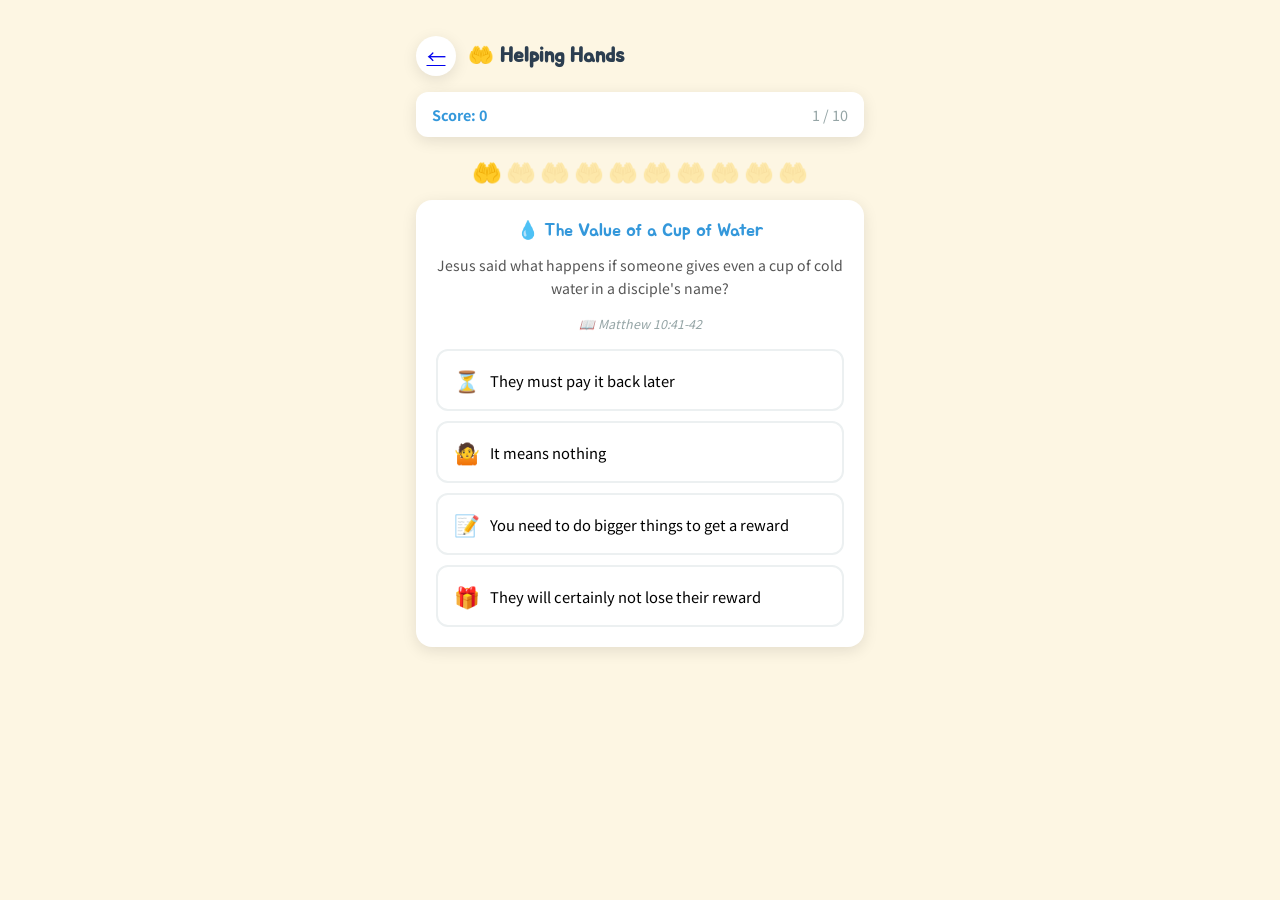
<file: games/helping-hands/index.html>
<!DOCTYPE html>
<html lang="en">
<head>
  <meta charset="UTF-8">
  <meta name="viewport" content="width=device-width, initial-scale=1.0, maximum-scale=1.0, user-scalable=no">
  <title>Helping Hands - Sunday School Games</title>
  <link rel="stylesheet" href="../../css/style.css">
  <style>
    .round-card {
      background: #fff;
      border-radius: 16px;
      padding: 20px;
      box-shadow: var(--card-shadow);
      margin-bottom: 16px;
    }

    .round-card .round-title {
      font-family: 'Jua', sans-serif;
      font-size: 1.1rem;
      text-align: center;
      margin-bottom: 12px;
      color: var(--hands-color);
    }

    .round-card .story-text {
      font-size: 0.88rem;
      color: #555;
      line-height: 1.6;
      text-align: center;
      margin-bottom: 16px;
    }

    .round-card .story-verse {
      font-size: 0.78rem;
      color: #95a5a6;
      text-align: center;
      font-style: italic;
    }

    .answer-options {
      display: flex;
      flex-direction: column;
      gap: 10px;
      margin-top: 16px;
    }

    .answer-btn {
      width: 100%;
      padding: 14px 16px;
      border: 2px solid #ecf0f1;
      border-radius: 12px;
      background: #fff;
      font-size: 0.92rem;
      cursor: pointer;
      transition: all 0.2s;
      text-align: left;
      font-family: 'Noto Sans KR', sans-serif;
      display: flex;
      align-items: center;
      gap: 10px;
    }

    .answer-btn:active { transform: scale(0.98); }

    .answer-btn .btn-emoji { font-size: 1.3rem; }

    .answer-btn.correct {
      border-color: #27ae60;
      background: #e8f8f0;
      color: #27ae60;
      font-weight: 700;
    }

    .answer-btn.wrong {
      border-color: #e74c3c;
      background: #fdecea;
      color: #e74c3c;
    }

    .answer-btn:disabled {
      cursor: default;
      opacity: 0.7;
    }

    .explanation {
      margin-top: 16px;
      padding: 16px;
      background: #eaf6fd;
      border-radius: 12px;
      font-size: 0.85rem;
      line-height: 1.6;
      text-align: left;
      display: none;
    }

    .explanation.show { display: block; }

    .next-btn {
      background: var(--hands-color) !important;
    }

    .result-screen .retry-btn {
      background: var(--hands-color);
    }

    .result-screen .result-score {
      color: var(--hands-color);
    }

    .hands-counter {
      display: flex;
      justify-content: center;
      gap: 4px;
      margin-bottom: 12px;
    }

    .hand-icon {
      font-size: 1.5rem;
      opacity: 0.3;
      transition: opacity 0.3s;
    }

    .hand-icon.active { opacity: 1; }
  </style>
</head>
<body>
  <div class="container">
    <div class="game-header">
      <a href="../../index.html" class="back-btn">←</a>
      <h2>🤲 Helping Hands</h2>
    </div>

    <div class="score-bar">
      <span class="score" style="color:var(--hands-color);">Score: <strong id="score">0</strong></span>
      <span class="progress" id="progress">1 / 10</span>
    </div>

    <div id="game-area">
      <div class="hands-counter" id="hands-counter"></div>

      <div class="round-card">
        <div class="round-title" id="round-title"></div>
        <div class="story-text" id="story-text"></div>
        <div class="story-verse" id="story-verse"></div>

        <div class="answer-options" id="answer-options"></div>
        <div class="explanation" id="explanation"></div>
        <button class="next-btn" id="next-btn" onclick="nextRound()">Next Question →</button>
      </div>
    </div>

    <div id="result-area" style="display:none;">
      <div class="result-screen">
        <div class="emoji" id="result-emoji"></div>
        <h2 id="result-title"></h2>
        <div class="result-score" id="result-score"></div>
        <p class="result-msg" id="result-msg"></p>
        <div class="btn-group">
          <button class="retry-btn" onclick="startGame()">Try Again! 🔄</button>
          <a href="../../index.html" class="home-btn">Back to Home 🏠</a>
        </div>
      </div>

      <div class="quiz-card" style="margin-top:16px; text-align:left;">
        <h3 style="margin-bottom:12px;">📖 Today's Verse</h3>
        <p style="font-size:0.9rem; line-height:1.7; color:#555;">
          "Whatever your hand finds to do, do it with all your might"
          <br><strong>— Ecclesiastes 9:10</strong>
        </p>
        <p style="font-size:0.85rem; line-height:1.7; color:#555; margin-top:12px;">
          "Each of you should use whatever gift you have received to serve others, as faithful stewards of God's grace in its various forms"
          <br><strong>— 1 Peter 4:10</strong>
        </p>
      </div>
    </div>
  </div>

  <script>
    const allQuestions = [
      {
        title: "🏔️ Moses' Battle Support",
        story: "When Amalek attacked Israel, Israel was winning when Moses raised his hands, and losing when he lowered them. Who helped when Moses' arms grew tired?",
        verse: "📖 Exodus 17:8-14",
        choices: [
          { emoji: "👥", text: "Aaron and Hur supported his arms on each side", correct: true },
          { emoji: "⚔️", text: "Joshua defeated all enemies alone", correct: false },
          { emoji: "🏃", text: "Moses endured alone without rest", correct: false },
          { emoji: "🪨", text: "No one helped", correct: false }
        ],
        explanation: "Aaron and Hur supported Moses' arms from each side. Behind-the-scenes help is just as important as fighting in battle! We can be helping hands too."
      },
      {
        title: "⚔️ David's Sharing of Spoils",
        story: "When David returned victorious from battle, what did he do with the spoils for the 200 soldiers who were too exhausted to fight?",
        verse: "📖 1 Samuel 30:18-25",
        choices: [
          { emoji: "🤝", text: "He shared equally with those who fought", correct: true },
          { emoji: "🚫", text: "He gave them nothing", correct: false },
          { emoji: "💰", text: "He gave them only half", correct: false },
          { emoji: "😡", text: "He punished them", correct: false }
        ],
        explanation: "David shared the spoils equally between those who fought and those who guarded the supplies. Every role is equally valuable!"
      },
      {
        title: "💧 The Value of a Cup of Water",
        story: "Jesus said what happens if someone gives even a cup of cold water in a disciple's name?",
        verse: "📖 Matthew 10:41-42",
        choices: [
          { emoji: "🎁", text: "They will certainly not lose their reward", correct: true },
          { emoji: "🤷", text: "It means nothing", correct: false },
          { emoji: "📝", text: "You need to do bigger things to get a reward", correct: false },
          { emoji: "⏳", text: "They must pay it back later", correct: false }
        ],
        explanation: "God sees even the smallest acts of kindness! Even a cup of water given sincerely brings God's joy and reward."
      },
      {
        title: "🩹 The Good Samaritan",
        story: "A man was beaten by robbers. A priest and a Levite passed by. Who stopped to help?",
        verse: "📖 Luke 10:30-37",
        choices: [
          { emoji: "💛", text: "A Samaritan treated his wounds and paid for his lodging", correct: true },
          { emoji: "🏛️", text: "The priest came back to help", correct: false },
          { emoji: "👀", text: "The Levite prayed from a distance", correct: false },
          { emoji: "🏃", text: "Nobody helped", correct: false }
        ],
        explanation: "The Samaritan helped despite being from a different nation. A true neighbor reaches out to anyone in need!"
      },
      {
        title: "🍞 The Widow Who Fed Elijah",
        story: "During a drought, what did the widow of Zarephath do with her last oil and flour?",
        verse: "📖 1 Kings 17:8-16",
        choices: [
          { emoji: "🤲", text: "She made bread for Elijah first", correct: true },
          { emoji: "🏠", text: "She refused and fed only herself and her son", correct: false },
          { emoji: "🏪", text: "She went to the market to buy more", correct: false },
          { emoji: "😢", text: "She cried and did nothing", correct: false }
        ],
        explanation: "The widow shared her last food with God's servant, and God made sure her oil and flour never ran out. Sharing brings God's blessing!"
      },
      {
        title: "🦶 Jesus Washes Feet",
        story: "At the Last Supper, what did Jesus do for His disciples?",
        verse: "📖 John 13:1-17",
        choices: [
          { emoji: "💧", text: "He personally washed their feet", correct: true },
          { emoji: "👑", text: "He sat on a throne", correct: false },
          { emoji: "📜", text: "He gave a long sermon", correct: false },
          { emoji: "🍷", text: "He only shared wine", correct: false }
        ],
        explanation: "Jesus, the Son of God, performed a servant's task of washing feet. Service is the highest form of leadership!"
      },
      {
        title: "🧺 Dorcas' Hands",
        story: "What was Dorcas (Tabitha) of Joppa known for?",
        verse: "📖 Acts 9:36-42",
        choices: [
          { emoji: "🧵", text: "She made clothes for poor widows", correct: true },
          { emoji: "💰", text: "She invested for the wealthy", correct: false },
          { emoji: "📢", text: "She gave speeches in the plaza", correct: false },
          { emoji: "🏛️", text: "She built a temple", correct: false }
        ],
        explanation: "Dorcas used her own hands to make clothes for the poor. Small acts of service done with our hands can become great love!"
      },
      {
        title: "🏠 Martha's Service",
        story: "When Jesus visited Martha and Mary's home, what did Martha do?",
        verse: "📖 Luke 10:38-42",
        choices: [
          { emoji: "🍳", text: "She prepared food to serve the guest", correct: true },
          { emoji: "📖", text: "She read the Bible", correct: false },
          { emoji: "😴", text: "She was resting", correct: false },
          { emoji: "🏃", text: "She went outside", correct: false }
        ],
        explanation: "Martha served by preparing food. Service is important, but Jesus also taught that listening to God's Word matters too. Balance is key!"
      },
      {
        title: "👦 The Boy's Lunch",
        story: "When 5,000 people were hungry, how did a young boy help?",
        verse: "📖 John 6:1-14",
        choices: [
          { emoji: "🐟", text: "He gave Jesus 5 loaves and 2 fish", correct: true },
          { emoji: "🏃", text: "He ran to a bakery to buy bread", correct: false },
          { emoji: "🤐", text: "He hid his lunch", correct: false },
          { emoji: "😥", text: "He ate it all himself", correct: false }
        ],
        explanation: "The boy willingly offered his small lunch, and Jesus fed 5,000 people with it! Even small sharing becomes a great miracle in God's hands."
      },
      {
        title: "🫗 The Poor Widow's Offering",
        story: "When rich people gave large offerings at the temple, what did the poor widow do?",
        verse: "📖 Mark 12:41-44",
        choices: [
          { emoji: "💝", text: "She gave two small coins—all she had", correct: true },
          { emoji: "🙈", text: "She was too embarrassed to give", correct: false },
          { emoji: "💰", text: "She gave more than the rich", correct: false },
          { emoji: "😤", text: "She envied the rich", correct: false }
        ],
        explanation: "Jesus said the widow gave the most. It's not about how much you give, but giving with all your heart!"
      },
      {
        title: "💪 Nehemiah's Wall Rebuilding",
        story: "When Nehemiah rebuilt the walls of Jerusalem, what did the people do?",
        verse: "📖 Nehemiah 3-4",
        choices: [
          { emoji: "🧱", text: "Each person took responsibility for the section near their home", correct: true },
          { emoji: "👷", text: "Nehemiah built it all alone", correct: false },
          { emoji: "💤", text: "They gave up because it was too hard", correct: false },
          { emoji: "💵", text: "They hired foreigners to do it", correct: false }
        ],
        explanation: "Everyone worked together on their assigned section and completed the wall in just 52 days! When we join forces, we can accomplish what seems impossible."
      },
      {
        title: "🧤 Ruth's Devotion",
        story: "When Naomi returned to her homeland, what did Ruth do?",
        verse: "📖 Ruth 1:16-17",
        choices: [
          { emoji: "🤝", text: "She stayed with Naomi and provided for her by gleaning grain", correct: true },
          { emoji: "👋", text: "She said goodbye and went home", correct: false },
          { emoji: "💰", text: "She just sent money", correct: false },
          { emoji: "😢", text: "She just cried", correct: false }
        ],
        explanation: "Ruth said 'Your God will be my God' and stayed with Naomi to the end. She gleaned grain to feed the family, and God blessed her as an ancestor of Jesus!"
      }
    ];

    let questions = [];
    let current = 0;
    let score = 0;
    let answered = false;
    const TOTAL_ROUNDS = 10;

    function shuffle(arr) {
      const a = [...arr];
      for (let i = a.length - 1; i > 0; i--) {
        const j = Math.floor(Math.random() * (i + 1));
        [a[i], a[j]] = [a[j], a[i]];
      }
      return a;
    }

    function startGame() {
      questions = shuffle(allQuestions).slice(0, TOTAL_ROUNDS);
      current = 0;
      score = 0;
      answered = false;
      document.getElementById('game-area').style.display = 'block';
      document.getElementById('result-area').style.display = 'none';
      renderRound();
    }

    function updateHands() {
      const container = document.getElementById('hands-counter');
      container.innerHTML = '';
      for (let i = 0; i < TOTAL_ROUNDS; i++) {
        const hand = document.createElement('span');
        hand.className = 'hand-icon' + (i < current + 1 ? ' active' : '');
        hand.textContent = '🤲';
        container.appendChild(hand);
      }
    }

    function renderRound() {
      const q = questions[current];
      document.getElementById('round-title').textContent = q.title;
      document.getElementById('story-text').textContent = q.story;
      document.getElementById('story-verse').textContent = q.verse;
      document.getElementById('score').textContent = score;
      document.getElementById('progress').textContent = (current + 1) + ' / ' + TOTAL_ROUNDS;

      const optionsEl = document.getElementById('answer-options');
      optionsEl.innerHTML = '';

      const shuffled = shuffle(q.choices.map((c, i) => ({ ...c, origIdx: i })));

      shuffled.forEach((c) => {
        const btn = document.createElement('button');
        btn.className = 'answer-btn';
        btn.innerHTML = '<span class="btn-emoji">' + c.emoji + '</span><span>' + c.text + '</span>';
        btn.onclick = () => selectAnswer(btn, c.correct);
        optionsEl.appendChild(btn);
      });

      document.getElementById('explanation').className = 'explanation';
      document.getElementById('next-btn').className = 'next-btn';
      answered = false;
      updateHands();
    }

    function selectAnswer(btn, isCorrect) {
      if (answered) return;
      answered = true;

      const btns = document.querySelectorAll('.answer-btn');
      btns.forEach(b => {
        b.disabled = true;
        const bCorrect = questions[current].choices.find(c => c.text === b.querySelector('span:last-child').textContent);
        if (bCorrect && bCorrect.correct) b.classList.add('correct');
      });

      if (isCorrect) {
        btn.classList.add('correct');
        score += 10;
      } else {
        btn.classList.add('wrong');
      }

      document.getElementById('score').textContent = score;

      const expEl = document.getElementById('explanation');
      expEl.textContent = '🤲 ' + questions[current].explanation;
      expEl.className = 'explanation show';

      const nextBtn = document.getElementById('next-btn');
      nextBtn.textContent = current < TOTAL_ROUNDS - 1 ? 'Next Question →' : 'See Results 🎉';
      nextBtn.className = 'next-btn show';
    }

    function nextRound() {
      current++;
      if (current >= TOTAL_ROUNDS) {
        showResult();
      } else {
        renderRound();
      }
    }

    function showResult() {
      document.getElementById('game-area').style.display = 'none';
      document.getElementById('result-area').style.display = 'block';

      const pct = score / (TOTAL_ROUNDS * 10) * 100;
      let emoji, title, msg;

      if (pct >= 90) {
        emoji = '🌟'; title = 'Service Champion!';
        msg = 'You know the Bible\'s service stories very well! "Whatever your hand finds to do, do it with all your might." (Ecclesiastes 9:10)';
      } else if (pct >= 70) {
        emoji = '😊'; title = 'Warm Hands!';
        msg = 'Your heart for service overflows! A little more study and you\'ll be a service master!';
      } else if (pct >= 50) {
        emoji = '💪'; title = 'Not bad!';
        msg = 'The Bible is full of beautiful service stories. Read more and you\'ll know even more!';
      } else {
        emoji = '📖'; title = 'Try again!';
        msg = 'Read more Bible stories about service and try again. Even small help is great love!';
      }

      document.getElementById('result-emoji').textContent = emoji;
      document.getElementById('result-title').textContent = title;
      document.getElementById('result-score').textContent = score + ' / ' + (TOTAL_ROUNDS * 10);
      document.getElementById('result-msg').textContent = msg;
    }

    startGame();
  </script>
</body>
</html>
</file>
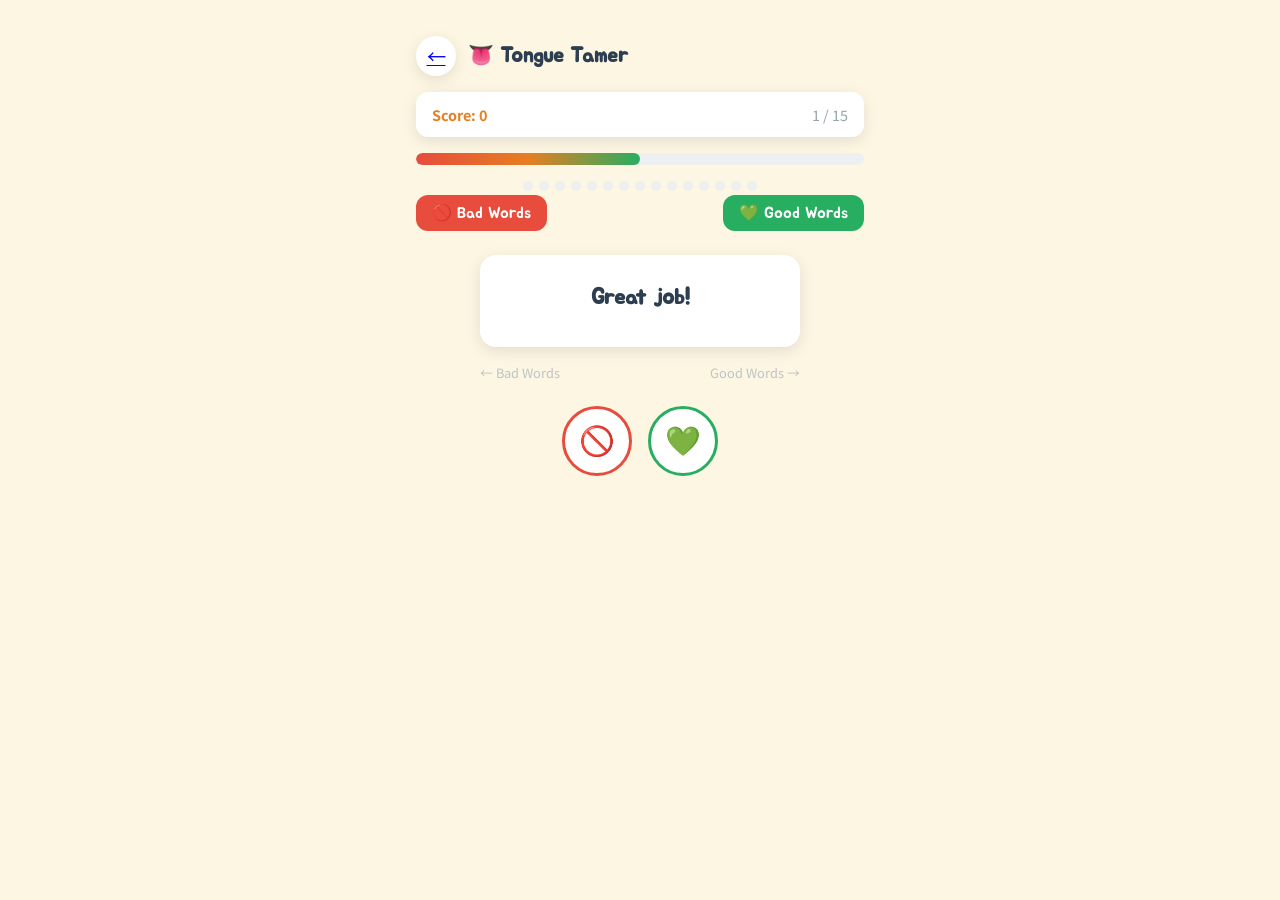
<file: games/tongue-tamer/index.html>
<!DOCTYPE html>
<html lang="en">
<head>
  <meta charset="UTF-8">
  <meta name="viewport" content="width=device-width, initial-scale=1.0, maximum-scale=1.0, user-scalable=no">
  <title>Tongue Tamer - Sunday School Games</title>
  <link rel="stylesheet" href="../../css/style.css">
  <style>
    .game-zone {
      position: relative;
      min-height: 420px;
      display: flex;
      flex-direction: column;
      align-items: center;
      gap: 16px;
    }

    .zone-labels {
      display: flex;
      justify-content: space-between;
      width: 100%;
      margin-bottom: 8px;
    }

    .zone-label {
      font-family: 'Jua', sans-serif;
      font-size: 1rem;
      padding: 8px 16px;
      border-radius: 12px;
      color: #fff;
    }

    .zone-label.bad { background: #e74c3c; }
    .zone-label.good { background: #27ae60; }

    .word-card {
      background: #fff;
      border-radius: 16px;
      padding: 28px 24px;
      box-shadow: var(--card-shadow);
      text-align: center;
      width: 85%;
      max-width: 320px;
      position: relative;
      touch-action: none;
      cursor: grab;
      transition: transform 0.1s, box-shadow 0.2s;
      z-index: 10;
    }

    .word-card.dragging {
      box-shadow: 0 8px 30px rgba(0,0,0,0.2);
      cursor: grabbing;
    }

    .word-card .word-text {
      font-size: 1.4rem;
      font-weight: 700;
      font-family: 'Jua', sans-serif;
      margin-bottom: 8px;
    }

    .word-card .word-verse {
      font-size: 0.75rem;
      color: #95a5a6;
      font-style: italic;
    }

    .swipe-hint {
      display: flex;
      justify-content: space-between;
      width: 85%;
      max-width: 320px;
      font-size: 0.8rem;
      color: #bdc3c7;
    }

    .swipe-hint span { display: flex; align-items: center; gap: 4px; }

    .btn-row {
      display: flex;
      gap: 16px;
      margin-top: 8px;
    }

    .sort-btn {
      width: 70px;
      height: 70px;
      border-radius: 50%;
      border: 3px solid;
      background: #fff;
      font-size: 1.8rem;
      cursor: pointer;
      transition: transform 0.15s, background 0.15s;
      display: flex;
      align-items: center;
      justify-content: center;
    }

    .sort-btn:active { transform: scale(0.9); }

    .sort-btn.bad-btn {
      border-color: #e74c3c;
      color: #e74c3c;
    }

    .sort-btn.bad-btn:active { background: #fdecea; }

    .sort-btn.good-btn {
      border-color: #27ae60;
      color: #27ae60;
    }

    .sort-btn.good-btn:active { background: #e8f8f0; }

    .feedback-overlay {
      position: fixed;
      top: 0; left: 0; right: 0; bottom: 0;
      display: flex;
      align-items: center;
      justify-content: center;
      z-index: 100;
      pointer-events: none;
      opacity: 0;
      transition: opacity 0.3s;
    }

    .feedback-overlay.show { opacity: 1; }

    .feedback-bubble {
      background: #fff;
      border-radius: 20px;
      padding: 20px 28px;
      box-shadow: 0 8px 40px rgba(0,0,0,0.15);
      text-align: center;
      max-width: 300px;
    }

    .feedback-bubble .fb-emoji { font-size: 2.5rem; margin-bottom: 8px; }
    .feedback-bubble .fb-text { font-size: 0.9rem; line-height: 1.5; color: #555; }
    .feedback-bubble .fb-verse { font-size: 0.78rem; color: #95a5a6; margin-top: 8px; font-style: italic; }

    .feedback-bubble.correct { border: 3px solid #27ae60; }
    .feedback-bubble.wrong { border: 3px solid #e74c3c; }

    .streak-bar {
      display: flex;
      gap: 6px;
      justify-content: center;
      margin-bottom: 4px;
    }

    .streak-dot {
      width: 10px;
      height: 10px;
      border-radius: 50%;
      background: #ecf0f1;
      transition: background 0.3s;
    }

    .streak-dot.hit { background: #27ae60; }
    .streak-dot.miss { background: #e74c3c; }

    .card-fly-left {
      animation: flyLeft 0.4s forwards;
    }

    .card-fly-right {
      animation: flyRight 0.4s forwards;
    }

    @keyframes flyLeft {
      to { transform: translateX(-150%) rotate(-20deg); opacity: 0; }
    }

    @keyframes flyRight {
      to { transform: translateX(150%) rotate(20deg); opacity: 0; }
    }

    .tongue-meter {
      width: 100%;
      height: 12px;
      background: #ecf0f1;
      border-radius: 6px;
      overflow: hidden;
      margin-bottom: 16px;
    }

    .tongue-meter-fill {
      height: 100%;
      background: linear-gradient(90deg, #e74c3c, #e67e22, #27ae60);
      border-radius: 6px;
      transition: width 0.4s ease;
    }

    .result-screen .retry-btn {
      background: var(--tongue-color);
    }

    .result-screen .result-score {
      color: var(--tongue-color);
    }
  </style>
</head>
<body>
  <div class="container">
    <div class="game-header">
      <a href="../../index.html" class="back-btn">←</a>
      <h2>👅 Tongue Tamer</h2>
    </div>

    <div class="score-bar">
      <span class="score" style="color:var(--tongue-color);">Score: <strong id="score">0</strong></span>
      <span class="progress" id="progress">1 / 15</span>
    </div>

    <div id="game-area">
      <div class="tongue-meter">
        <div class="tongue-meter-fill" id="meter-fill" style="width:50%;"></div>
      </div>

      <div class="streak-bar" id="streak-bar"></div>

      <div class="game-zone">
        <div class="zone-labels">
          <span class="zone-label bad">🚫 Bad Words</span>
          <span class="zone-label good">💚 Good Words</span>
        </div>

        <div class="word-card" id="word-card">
          <div class="word-text" id="word-text"></div>
          <div class="word-verse" id="word-verse"></div>
        </div>

        <div class="swipe-hint">
          <span>← Bad Words</span>
          <span>Good Words →</span>
        </div>

        <div class="btn-row">
          <button class="sort-btn bad-btn" onclick="sortWord('bad')">🚫</button>
          <button class="sort-btn good-btn" onclick="sortWord('good')">💚</button>
        </div>
      </div>
    </div>

    <div id="result-area" style="display:none;">
      <div class="result-screen">
        <div class="emoji" id="result-emoji"></div>
        <h2 id="result-title"></h2>
        <div class="result-score" id="result-score"></div>
        <p class="result-msg" id="result-msg"></p>
        <div class="btn-group">
          <button class="retry-btn" onclick="startGame()">Try Again! 🔄</button>
          <a href="../../index.html" class="home-btn">Back to Home 🏠</a>
        </div>
      </div>

      <div class="quiz-card" style="margin-top:16px; text-align:left;">
        <h3 style="margin-bottom:12px;">📖 Today's Verse</h3>
        <p style="font-size:0.9rem; line-height:1.7; color:#555;">
          "Those who guard their lips preserve their lives, but those who speak rashly will come to ruin"
          <br><strong>— Proverbs 13:3</strong>
        </p>
        <p style="font-size:0.85rem; line-height:1.7; color:#555; margin-top:12px;">
          "A good man brings good things out of the good stored up in his heart, and an evil man brings evil things out of the evil stored up in his heart. For the mouth speaks what the heart is full of."
          <br><strong>— Matthew 12:34-35</strong>
        </p>
      </div>
    </div>
  </div>

  <div class="feedback-overlay" id="feedback-overlay">
    <div class="feedback-bubble" id="feedback-bubble">
      <div class="fb-emoji" id="fb-emoji"></div>
      <div class="fb-text" id="fb-text"></div>
      <div class="fb-verse" id="fb-verse"></div>
    </div>
  </div>

  <script>
    const allWords = [
      // Good words
      { text: "Thank you!", type: "good", feedback: "Expressing gratitude is a wonderful thing!", verse: "Colossians 3:15" },
      { text: "It's okay, cheer up!", type: "good", feedback: "Comforting a struggling friend is a warm thing to say.", verse: "1 Thessalonians 5:11" },
      { text: "Let's do it together!", type: "good", feedback: "Inviting others shows love.", verse: "Ecclesiastes 4:9" },
      { text: "Great job!", type: "good", feedback: "Praise builds people up.", verse: "Proverbs 16:24" },
      { text: "I'm sorry, I was wrong", type: "good", feedback: "Admitting your mistakes takes courage.", verse: "James 5:16" },
      { text: "I forgive you", type: "good", feedback: "Forgiveness pleases God.", verse: "Ephesians 4:32" },
      { text: "Thank you, God", type: "good", feedback: "Thanking God is the most beautiful thing to say.", verse: "Psalm 107:1" },
      { text: "I'll pray for you", type: "good", feedback: "A promise to pray is the greatest gift.", verse: "James 5:16" },
      { text: "You can go first!", type: "good", feedback: "Yielding shows humility.", verse: "Philippians 2:3" },
      { text: "You're really good at that!", type: "good", feedback: "Sincere compliments build people up.", verse: "Proverbs 12:25" },
      { text: "Can I help?", type: "good", feedback: "Offering help is love in action.", verse: "Galatians 6:2" },
      { text: "I love you!", type: "good", feedback: "The best way to express love.", verse: "1 John 4:7" },

      // Bad words
      { text: "It's all your fault!", type: "bad", feedback: "Blaming others hurts them. Look at yourself first.", verse: "Matthew 7:3" },
      { text: "You can't do it!", type: "bad", feedback: "Dismissive words crush people's spirits.", verse: "Ephesians 4:29" },
      { text: "Don't play with them!", type: "bad", feedback: "Excluding friends makes God sad.", verse: "Proverbs 6:16-19" },
      { text: "Liar!", type: "bad", feedback: "Rash judgments leave lasting wounds.", verse: "James 4:11" },
      { text: "Only I matter!", type: "bad", feedback: "Selfish words break the spirit of togetherness.", verse: "Philippians 2:4" },
      { text: "Whatever, so annoying!", type: "bad", feedback: "Angry words spread like fire. Patience is wisdom.", verse: "Proverbs 15:1" },
      { text: "You're ugly!", type: "bad", feedback: "Mocking someone's appearance disrespects God's creation.", verse: "Psalm 139:14" },
      { text: "Boring, go away!", type: "bad", feedback: "Rejecting words wound the heart.", verse: "Romans 15:7" },
      { text: "You don't even know that?", type: "bad", feedback: "Mocking shows a lack of humility.", verse: "Proverbs 11:2" },
      { text: "They did it!", type: "bad", feedback: "Tattling is worse than making peace directly.", verse: "Matthew 18:15" },
      { text: "No way! I don't want to!", type: "bad", feedback: "A gentle answer is better than harsh refusal.", verse: "Proverbs 15:1" },
      { text: "Dummy!", type: "bad", feedback: "Name-calling hurts people's hearts.", verse: "Matthew 5:22" },
    ];

    let words = [];
    let current = 0;
    let score = 0;
    let tameLevel = 50;
    let results = [];
    let isProcessing = false;
    const TOTAL_ROUNDS = 15;

    // Swipe support
    let startX = 0;
    let currentX = 0;
    let isDragging = false;

    function shuffle(arr) {
      const a = [...arr];
      for (let i = a.length - 1; i > 0; i--) {
        const j = Math.floor(Math.random() * (i + 1));
        [a[i], a[j]] = [a[j], a[i]];
      }
      return a;
    }

    function startGame() {
      words = shuffle(allWords).slice(0, TOTAL_ROUNDS);
      current = 0;
      score = 0;
      tameLevel = 50;
      results = [];
      isProcessing = false;
      document.getElementById('game-area').style.display = 'block';
      document.getElementById('result-area').style.display = 'none';
      updateStreak();
      renderWord();
    }

    function renderWord() {
      const w = words[current];
      document.getElementById('word-text').textContent = w.text;
      document.getElementById('word-verse').textContent = '';
      document.getElementById('score').textContent = score;
      document.getElementById('progress').textContent = (current + 1) + ' / ' + TOTAL_ROUNDS;
      document.getElementById('meter-fill').style.width = tameLevel + '%';

      const card = document.getElementById('word-card');
      card.className = 'word-card';
      card.style.transform = '';
      card.style.opacity = '1';
    }

    function updateStreak() {
      const bar = document.getElementById('streak-bar');
      bar.innerHTML = '';
      for (let i = 0; i < TOTAL_ROUNDS; i++) {
        const dot = document.createElement('div');
        dot.className = 'streak-dot';
        if (i < results.length) {
          dot.classList.add(results[i] ? 'hit' : 'miss');
        }
        bar.appendChild(dot);
      }
    }

    function sortWord(choice) {
      if (isProcessing) return;
      isProcessing = true;

      const w = words[current];
      const correct = w.type === choice;
      const card = document.getElementById('word-card');

      // Fly animation
      card.classList.add(choice === 'bad' ? 'card-fly-left' : 'card-fly-right');

      if (correct) {
        score += 10;
        tameLevel = Math.min(100, tameLevel + 5);
        results.push(true);
      } else {
        tameLevel = Math.max(0, tameLevel - 8);
        results.push(false);
      }

      updateStreak();

      // Show feedback
      setTimeout(() => {
        showFeedback(correct, w);
      }, 300);
    }

    function showFeedback(correct, word) {
      const overlay = document.getElementById('feedback-overlay');
      const bubble = document.getElementById('feedback-bubble');

      document.getElementById('fb-emoji').textContent = correct ? '✅' : '❌';
      document.getElementById('fb-text').textContent = word.feedback;
      document.getElementById('fb-verse').textContent = '📖 ' + word.verse;

      bubble.className = 'feedback-bubble ' + (correct ? 'correct' : 'wrong');

      if (!correct) {
        const correctLabel = word.type === 'good' ? 'a good word' : 'a bad word';
        document.getElementById('fb-text').textContent = 'This is actually ' + correctLabel + '! ' + word.feedback;
      }

      overlay.classList.add('show');

      setTimeout(() => {
        overlay.classList.remove('show');
        current++;
        if (current >= TOTAL_ROUNDS) {
          showResult();
        } else {
          renderWord();
          isProcessing = false;
        }
      }, 2500);
    }

    function showResult() {
      document.getElementById('game-area').style.display = 'none';
      document.getElementById('result-area').style.display = 'block';

      const pct = score / (TOTAL_ROUNDS * 10) * 100;
      let emoji, title, msg;

      if (pct >= 90) {
        emoji = '🌟'; title = 'You perfectly tamed your tongue!';
        msg = 'You know exactly how to tell good words from bad! "Those who guard their lips preserve their lives." (Proverbs 13:3)';
      } else if (pct >= 70) {
        emoji = '😊'; title = 'Doing great!';
        msg = 'You got most of them right! A little more practice and you\'ll master your tongue.';
      } else if (pct >= 50) {
        emoji = '💪'; title = 'Not bad, keep practicing!';
        msg = 'Taming the tongue isn\'t easy, but with God\'s help you can do it!';
      } else {
        emoji = '📖'; title = 'Try again!';
        msg = 'Read James chapter 3 to learn more about the power of the tongue. Try again!';
      }

      document.getElementById('result-emoji').textContent = emoji;
      document.getElementById('result-title').textContent = title;
      document.getElementById('result-score').textContent = score + ' / ' + (TOTAL_ROUNDS * 10);
      document.getElementById('result-msg').textContent = msg;
    }

    // Touch/swipe support
    const card = document.getElementById('word-card');

    card.addEventListener('touchstart', (e) => {
      if (isProcessing) return;
      startX = e.touches[0].clientX;
      isDragging = true;
      card.classList.add('dragging');
    });

    card.addEventListener('touchmove', (e) => {
      if (!isDragging || isProcessing) return;
      e.preventDefault();
      currentX = e.touches[0].clientX - startX;
      const rotate = currentX * 0.1;
      card.style.transform = `translateX(${currentX}px) rotate(${rotate}deg)`;

      if (currentX > 50) {
        card.style.borderColor = '#27ae60';
      } else if (currentX < -50) {
        card.style.borderColor = '#e74c3c';
      } else {
        card.style.borderColor = '';
      }
    });

    card.addEventListener('touchend', () => {
      if (!isDragging || isProcessing) return;
      isDragging = false;
      card.classList.remove('dragging');
      card.style.borderColor = '';

      if (currentX > 100) {
        sortWord('good');
      } else if (currentX < -100) {
        sortWord('bad');
      } else {
        card.style.transform = '';
      }
      currentX = 0;
    });

    // Mouse support
    card.addEventListener('mousedown', (e) => {
      if (isProcessing) return;
      startX = e.clientX;
      isDragging = true;
      card.classList.add('dragging');
    });

    document.addEventListener('mousemove', (e) => {
      if (!isDragging || isProcessing) return;
      currentX = e.clientX - startX;
      const rotate = currentX * 0.1;
      card.style.transform = `translateX(${currentX}px) rotate(${rotate}deg)`;
    });

    document.addEventListener('mouseup', () => {
      if (!isDragging || isProcessing) return;
      isDragging = false;
      card.classList.remove('dragging');

      if (currentX > 100) {
        sortWord('good');
      } else if (currentX < -100) {
        sortWord('bad');
      } else {
        card.style.transform = '';
      }
      currentX = 0;
    });

    startGame();
  </script>
</body>
</html>
</file>
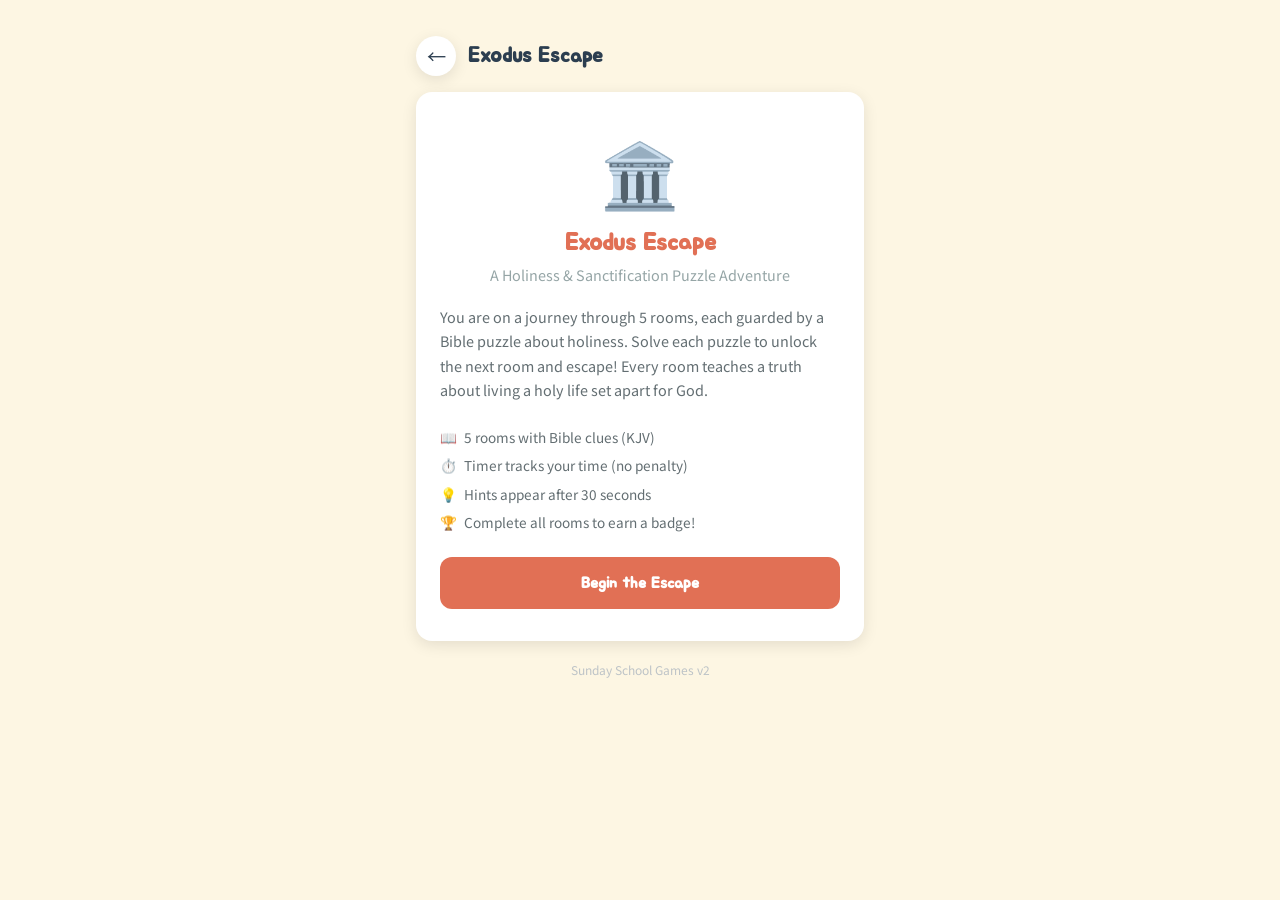
<file: v2/games/escape-room/index.html>
<!DOCTYPE html>
<html lang="en">
<head>
  <meta charset="UTF-8">
  <meta name="viewport" content="width=device-width, initial-scale=1.0, user-scalable=no">
  <title>Exodus Escape — Sunday School Games</title>
  <link rel="stylesheet" href="../../css/style.css">
  <style>
    /* ===== Escape Room Specific Styles ===== */
    .escape-container {
      max-width: 480px;
      margin: 0 auto;
      padding: 20px 16px;
      min-height: 100dvh;
    }

    /* Room Backgrounds */
    .room-bg-1 { background: linear-gradient(135deg, #ff9a56, #e17055, #d63031); }
    .room-bg-2 { background: linear-gradient(135deg, #fd79a8, #e84393, #d63384); }
    .room-bg-3 { background: linear-gradient(135deg, #74b9ff, #0984e3, #0652DD); }
    .room-bg-4 { background: linear-gradient(135deg, #ffeaa7, #fdcb6e, #e1a832); }
    .room-bg-5 { background: linear-gradient(135deg, #a29bfe, #6c5ce7, #5f27cd); }

    /* Progress Bar */
    .progress-bar {
      display: flex;
      gap: 6px;
      margin-bottom: 16px;
    }

    .progress-bar .step {
      flex: 1;
      height: 6px;
      border-radius: 3px;
      background: #ecf0f1;
      transition: background 0.4s;
    }

    .progress-bar .step.done {
      background: var(--correct-color);
    }

    .progress-bar .step.active {
      background: var(--escape-color);
      animation: pulse-step 1.2s ease-in-out infinite;
    }

    @keyframes pulse-step {
      0%, 100% { opacity: 1; }
      50% { opacity: 0.5; }
    }

    /* Room Title */
    .room-title {
      font-family: 'Jua', sans-serif;
      font-size: 1.15rem;
      text-align: center;
      margin-bottom: 4px;
      color: var(--text-color);
    }

    .room-subtitle {
      font-size: 0.8rem;
      text-align: center;
      color: #95a5a6;
      margin-bottom: 16px;
    }

    /* Verse Clue */
    .verse-clue {
      font-size: 0.88rem;
      font-style: italic;
      color: #636e72;
      padding: 14px 16px;
      background: #fef9e7;
      border-radius: 10px;
      margin-bottom: 16px;
      line-height: 1.6;
      text-align: center;
    }

    .verse-clue .ref {
      display: block;
      font-style: normal;
      font-weight: 700;
      font-size: 0.78rem;
      margin-top: 6px;
      color: #b2bec3;
    }

    .verse-clue.ref-only {
      font-style: normal;
      font-weight: 700;
      font-size: 0.95rem;
      color: var(--escape-color);
      background: #fff5f2;
    }

    .verse-clue.ref-only .ref {
      font-size: 0.75rem;
      color: #b2bec3;
      font-weight: 400;
    }

    .verse-reveal {
      margin-top: 12px;
      padding: 14px 16px;
      background: #fef9e7;
      border-radius: 10px;
      font-size: 0.85rem;
      font-style: italic;
      color: #636e72;
      line-height: 1.6;
      text-align: center;
      display: none;
      animation: fadeSlideIn 0.4s ease;
    }

    .verse-reveal.show { display: block; }

    .verse-reveal .ref {
      display: block;
      font-style: normal;
      font-weight: 700;
      font-size: 0.75rem;
      margin-top: 6px;
      color: #b2bec3;
    }

    /* Question */
    .puzzle-question {
      font-family: 'Jua', sans-serif;
      font-size: 1.05rem;
      text-align: center;
      margin-bottom: 16px;
      color: var(--text-color);
      line-height: 1.5;
    }

    /* Input area */
    .input-area {
      margin-bottom: 12px;
    }

    .puzzle-input {
      margin-bottom: 10px;
    }

    /* Submit button */
    .btn-submit {
      width: 100%;
      padding: 14px;
      border: none;
      border-radius: 12px;
      background: var(--escape-color);
      color: #fff;
      font-size: 1rem;
      font-weight: 700;
      font-family: 'Jua', sans-serif;
      cursor: pointer;
      transition: opacity 0.2s, transform 0.1s;
    }

    .btn-submit:active {
      opacity: 0.8;
      transform: scale(0.98);
    }

    .btn-submit:disabled {
      opacity: 0.5;
      cursor: default;
    }

    /* Hint */
    .hint-box {
      margin-top: 12px;
      padding: 12px 14px;
      background: #fff8e1;
      border-radius: 10px;
      border-left: 3px solid #fdcb6e;
      font-size: 0.82rem;
      color: #856404;
      display: none;
      animation: fadeSlideIn 0.4s ease;
    }

    .hint-box.show {
      display: block;
    }

    .hint-box .hint-label {
      font-weight: 700;
      margin-right: 4px;
    }

    /* Teaching Box */
    .teaching-box {
      margin-top: 16px;
      padding: 16px;
      background: #e8f8f0;
      border-radius: 12px;
      border-left: 4px solid var(--correct-color);
      font-size: 0.88rem;
      line-height: 1.6;
      color: #2d3436;
      display: none;
      animation: fadeSlideIn 0.4s ease;
    }

    .teaching-box.show {
      display: block;
    }

    .teaching-box .teaching-label {
      font-family: 'Jua', sans-serif;
      font-size: 0.9rem;
      color: var(--correct-color);
      margin-bottom: 6px;
    }

    /* Next Room Button */
    .btn-next {
      width: 100%;
      padding: 16px;
      border: none;
      border-radius: 12px;
      background: var(--correct-color);
      color: #fff;
      font-size: 1rem;
      font-weight: 700;
      font-family: 'Jua', sans-serif;
      cursor: pointer;
      margin-top: 12px;
      display: none;
      animation: fadeSlideIn 0.4s ease;
      transition: opacity 0.2s, transform 0.1s;
    }

    .btn-next.show {
      display: block;
    }

    .btn-next:active {
      opacity: 0.8;
      transform: scale(0.98);
    }

    /* Feedback */
    .feedback {
      text-align: center;
      font-size: 0.9rem;
      font-weight: 700;
      margin-top: 10px;
      min-height: 24px;
    }

    .feedback.correct {
      color: var(--correct-color);
    }

    .feedback.wrong {
      color: var(--wrong-color);
      animation: shake 0.4s;
    }

    @keyframes shake {
      0%, 100% { transform: translateX(0); }
      25% { transform: translateX(-8px); }
      75% { transform: translateX(8px); }
    }

    /* Intro Screen */
    .screen {
      display: none;
    }

    .screen.active {
      display: block;
      animation: fadeSlideIn 0.4s ease;
    }

    @keyframes fadeSlideIn {
      from { opacity: 0; transform: translateY(12px); }
      to { opacity: 1; transform: translateY(0); }
    }

    .intro-panel {
      text-align: center;
      background: #fff;
      border-radius: 16px;
      padding: 32px 24px;
      box-shadow: var(--card-shadow);
    }

    .intro-panel .intro-icon {
      font-size: 4rem;
      margin-bottom: 12px;
    }

    .intro-panel h2 {
      font-size: 1.5rem;
      margin-bottom: 6px;
      color: var(--escape-color);
    }

    .intro-panel .intro-subtitle {
      font-size: 0.9rem;
      color: #95a5a6;
      margin-bottom: 20px;
    }

    .intro-panel .intro-desc {
      font-size: 0.9rem;
      line-height: 1.7;
      color: #636e72;
      margin-bottom: 24px;
      text-align: left;
    }

    .intro-panel .intro-rules {
      text-align: left;
      margin-bottom: 24px;
    }

    .intro-panel .intro-rules li {
      font-size: 0.85rem;
      color: #636e72;
      margin-bottom: 8px;
      line-height: 1.5;
      list-style: none;
      padding-left: 24px;
      position: relative;
    }

    .intro-panel .intro-rules li::before {
      content: attr(data-icon);
      position: absolute;
      left: 0;
    }

    /* End Screen */
    .end-panel {
      text-align: center;
      background: #fff;
      border-radius: 16px;
      padding: 32px 24px;
      box-shadow: var(--card-shadow);
    }

    .end-panel .end-icon {
      font-size: 4rem;
      margin-bottom: 12px;
    }

    .end-panel h2 {
      font-size: 1.4rem;
      margin-bottom: 8px;
      color: var(--correct-color);
    }

    .end-stats {
      display: flex;
      justify-content: center;
      gap: 24px;
      margin: 20px 0;
    }

    .end-stat {
      text-align: center;
    }

    .end-stat .stat-value {
      font-family: 'Jua', sans-serif;
      font-size: 2rem;
      color: var(--primary);
    }

    .end-stat .stat-label {
      font-size: 0.78rem;
      color: #95a5a6;
      margin-top: 2px;
    }

    .end-message {
      font-size: 0.92rem;
      line-height: 1.7;
      color: #636e72;
      margin-bottom: 8px;
    }

    .end-verse {
      font-size: 0.85rem;
      font-style: italic;
      color: #636e72;
      padding: 12px 16px;
      background: #fef9e7;
      border-radius: 10px;
      margin: 16px 0 24px;
      line-height: 1.5;
    }

    .badge-earned {
      display: inline-flex;
      align-items: center;
      gap: 8px;
      padding: 10px 20px;
      background: linear-gradient(135deg, #fef9e7, #fff3cd);
      border-radius: 20px;
      font-size: 0.9rem;
      font-weight: 700;
      color: #856404;
      margin-bottom: 20px;
      animation: fadeSlideIn 0.6s ease;
    }

    .badge-earned .badge-icon-lg {
      font-size: 1.4rem;
    }

    /* Room transition */
    .room-panel.solving {
      transition: all 0.3s;
    }

    /* Choice button override for escape */
    .escape-choice-btn {
      width: 100%;
      padding: 14px 16px;
      border: 2px solid #ecf0f1;
      border-radius: 12px;
      background: #fff;
      font-size: 0.95rem;
      cursor: pointer;
      transition: all 0.2s;
      text-align: center;
      font-family: 'Noto Sans KR', sans-serif;
      color: var(--text-color);
    }

    .escape-choice-btn:active {
      transform: scale(0.98);
    }

    .escape-choice-btn.selected {
      border-color: var(--escape-color);
      background: #fff5f2;
      font-weight: 700;
    }

    .escape-choice-btn.correct {
      border-color: var(--correct-color);
      background: #e8f8f0;
      color: var(--correct-color);
      font-weight: 700;
    }

    .escape-choice-btn.wrong {
      border-color: var(--wrong-color);
      background: #fdecea;
      color: var(--wrong-color);
    }

    .escape-choice-btn:disabled {
      cursor: default;
      opacity: 0.7;
    }

    /* Locked room visual */
    .room-locked-icon {
      font-size: 1.5rem;
      margin-right: 4px;
      vertical-align: middle;
    }

    /* Solved checkmark */
    .solved-check {
      color: var(--correct-color);
      font-weight: 700;
      font-size: 1.1rem;
    }
  </style>
</head>
<body>
  <div class="escape-container">

    <!-- Header -->
    <div class="game-header">
      <a href="../../index.html" class="back-btn" aria-label="Back to menu">&#8592;</a>
      <h2>Exodus Escape</h2>
    </div>

    <!-- ===== INTRO SCREEN ===== -->
    <div id="screen-intro" class="screen active">
      <div class="intro-panel">
        <div class="intro-icon">🏛️</div>
        <h2>Exodus Escape</h2>
        <p class="intro-subtitle">A Holiness & Sanctification Puzzle Adventure</p>
        <p class="intro-desc">
          You are on a journey through 5 rooms, each guarded by a Bible puzzle about holiness.
          Solve each puzzle to unlock the next room and escape! Every room teaches a truth about
          living a holy life set apart for God.
        </p>
        <ul class="intro-rules">
          <li data-icon="📖">5 rooms with Bible clues (KJV)</li>
          <li data-icon="⏱️">Timer tracks your time (no penalty)</li>
          <li data-icon="💡">Hints appear after 30 seconds</li>
          <li data-icon="🏆">Complete all rooms to earn a badge!</li>
        </ul>
        <button class="btn-primary" onclick="startGame()" style="background: var(--escape-color);">
          Begin the Escape
        </button>
      </div>
    </div>

    <!-- ===== GAME SCREEN ===== -->
    <div id="screen-game" class="screen">
      <!-- Score/Progress Bar -->
      <div class="score-bar">
        <span class="progress" id="room-progress">Room 1/5</span>
        <span class="score" id="timer-display">0:00</span>
      </div>

      <!-- Step Progress -->
      <div class="progress-bar" id="progress-steps">
        <div class="step active" data-step="0"></div>
        <div class="step" data-step="1"></div>
        <div class="step" data-step="2"></div>
        <div class="step" data-step="3"></div>
        <div class="step" data-step="4"></div>
      </div>

      <!-- Room Panel -->
      <div class="room-panel" id="room-panel">
        <!-- Room Scene -->
        <div class="room-scene" id="room-scene">🔥</div>

        <!-- Room Title -->
        <div class="room-title" id="room-title">The Burning Bush</div>
        <div class="room-subtitle" id="room-ref">Exodus 3:5</div>

        <!-- Verse Reference (no text shown initially) -->
        <div class="verse-clue ref-only" id="verse-clue">
          <span id="verse-ref-label"></span>
          <span class="ref">Look up this verse to find the answer!</span>
        </div>

        <!-- Puzzle Question -->
        <div class="puzzle-question" id="puzzle-question"></div>

        <!-- Puzzle Area (dynamically populated) -->
        <div id="puzzle-area"></div>

        <!-- Feedback -->
        <div class="feedback" id="feedback"></div>

        <!-- Hint -->
        <div class="hint-box" id="hint-box">
          <span class="hint-label">Hint:</span>
          <span id="hint-text"></span>
        </div>

        <!-- Verse Reveal (shown after solving) -->
        <div class="verse-reveal" id="verse-reveal">
          <span id="verse-text"></span>
          <span class="ref" id="verse-ref"></span>
        </div>

        <!-- Teaching (shown after solving) -->
        <div class="teaching-box" id="teaching-box">
          <div class="teaching-label">What This Teaches Us</div>
          <div id="teaching-text"></div>
        </div>

        <!-- Next Room Button -->
        <button class="btn-next" id="btn-next" onclick="nextRoom()">
          Next Room &#8594;
        </button>
      </div>
    </div>

    <!-- ===== END SCREEN ===== -->
    <div id="screen-end" class="screen">
      <div class="end-panel">
        <div class="end-icon">🏆</div>
        <h2>You Escaped!</h2>

        <div class="end-stats">
          <div class="end-stat">
            <div class="stat-value" id="end-rooms">5/5</div>
            <div class="stat-label">Rooms Solved</div>
          </div>
          <div class="end-stat">
            <div class="stat-value" id="end-time">0:00</div>
            <div class="stat-label">Total Time</div>
          </div>
        </div>

        <p class="end-message">
          You have journeyed through all 5 rooms and discovered truths about God's holiness.
          Remember, holiness is not a one-time event — it is a daily walk with God. He calls us
          to be set apart, and by His grace, He gives us the power to live holy lives!
        </p>

        <div class="end-verse">
          "Follow peace with all men, and holiness, without which no man shall see the Lord."
          <br>— Hebrews 12:14 (KJV)
        </div>

        <div class="badge-earned" id="badge-earned">
          <span class="badge-icon-lg">🗝️</span>
          <span>Escape Artist Badge Earned!</span>
        </div>

        <div class="btn-group">
          <button class="btn-primary" onclick="resetGame()" style="background: var(--escape-color);">
            Play Again
          </button>
          <a href="../../index.html" class="btn-secondary">Back to Home</a>
        </div>
      </div>
    </div>

    <!-- Footer -->
    <div class="footer">Sunday School Games v2</div>
  </div>

  <script src="../../js/shared.js"></script>
  <script>
    /* ===== Room Data ===== */
    const ROOMS = [
      {
        id: 1,
        title: 'The Burning Bush',
        ref: 'Exodus 3:5',
        emoji: '🔥',
        bgClass: 'room-bg-1',
        verse: 'And he said, Draw not nigh hither: put off thy shoes from off thy feet, for the place whereon thou standest is holy ground.',
        verseRef: 'Exodus 3:5 (KJV)',
        puzzleType: 'multiple-choice',
        question: 'Moses met God at the burning bush. What did God command Moses to do before coming closer?',
        choices: ['Build an altar', 'Take off his shoes', 'Cover his face', 'Kneel down'],
        answer: 'Take off his shoes',
        teaching: "God's holiness demands reverence. Holy ground requires us to approach with respect.",
        hint: 'God said the ground was holy — Moses had to show reverence with his whole body'
      },
      {
        id: 2,
        title: "David's Prayer",
        ref: 'Psalm 51:10',
        emoji: '❤️',
        bgClass: 'room-bg-2',
        verse: 'Create in me a clean heart, O God; and renew a right spirit within me.',
        verseRef: 'Psalm 51:10 (KJV)',
        puzzleType: 'fill-blank',
        question: 'King David prayed to God after he sinned. What kind of heart did he ask God to create in him?',
        answer: 'clean',
        teaching: 'David asked God for a clean heart after he sinned. We can always ask God to cleanse us!',
        hint: 'Think about what God wants to wash away from our hearts'
      },
      {
        id: 3,
        title: 'Two Roads',
        ref: 'Matthew 7:13-14',
        emoji: '🚪',
        bgClass: 'room-bg-3',
        verse: 'Enter ye in at the strait gate... narrow is the way, which leadeth unto life, and few there be that find it.',
        verseRef: 'Matthew 7:13-14 (KJV)',
        puzzleType: 'multiple-choice',
        question: 'Jesus taught about two gates and two roads. Which one leads to life?',
        choices: ['The gate everyone uses', 'The strait gate and narrow way', 'The golden gate', 'The gate of good deeds'],
        answer: 'The strait gate and narrow way',
        teaching: "Holiness means choosing the narrow path — God's way, not the world's way.",
        hint: 'Jesus said few people find this path — it is not the easy or popular one'
      },
      {
        id: 4,
        title: 'The Night Watch',
        ref: 'Romans 13:12',
        emoji: '⚔️',
        bgClass: 'room-bg-4',
        verse: 'The night is far spent, the day is at hand: let us therefore cast off the works of darkness, and let us put on the armour of light.',
        verseRef: 'Romans 13:12 (KJV)',
        puzzleType: 'unscramble',
        question: 'Paul said we should put on something to fight darkness. Unscramble:',
        scrambled: 'MUORAR FO TILHG',
        answer: 'armour of light',
        altAnswers: ['armor of light'],
        teaching: 'We must actively put off sin and put on holiness — it is a choice we make every day!',
        hint: 'Paul tells us to dress for spiritual battle — what do soldiers wear?'
      },
      {
        id: 5,
        title: "God's Command",
        ref: '1 Peter 1:15-16',
        emoji: '👑',
        bgClass: 'room-bg-5',
        verse: 'But as he which hath called you is holy, so be ye holy in all manner of conversation; Because it is written, Be ye holy; for I am holy.',
        verseRef: '1 Peter 1:15-16 (KJV)',
        puzzleType: 'type-answer',
        question: 'God said "Be ye _____, for I am _____." What one word fills both blanks?',
        answer: 'holy',
        teaching: "God's holiness is the standard. He calls us to reflect His character in everything we do!",
        hint: 'God is calling us to be like Him — what is He?'
      }
    ];

    /* ===== Game State ===== */
    let currentRoom = 0;
    let timerInterval = null;
    let totalSeconds = 0;
    let roomStartTime = 0;
    let hintTimeout = null;
    let roomSolved = false;
    let roomsSolved = 0;

    /* ===== Screen Management ===== */
    function showScreen(id) {
      document.querySelectorAll('.screen').forEach(s => s.classList.remove('active'));
      document.getElementById(id).classList.add('active');
    }

    /* ===== Timer ===== */
    function formatTime(secs) {
      const m = Math.floor(secs / 60);
      const s = secs % 60;
      return m + ':' + (s < 10 ? '0' : '') + s;
    }

    function startTimer() {
      totalSeconds = 0;
      updateTimerDisplay();
      timerInterval = setInterval(() => {
        totalSeconds++;
        updateTimerDisplay();
      }, 1000);
    }

    function stopTimer() {
      clearInterval(timerInterval);
      timerInterval = null;
    }

    function updateTimerDisplay() {
      document.getElementById('timer-display').textContent = formatTime(totalSeconds);
    }

    /* ===== Hint System ===== */
    function scheduleHint(room) {
      clearTimeout(hintTimeout);
      const hintBox = document.getElementById('hint-box');
      hintBox.classList.remove('show');

      hintTimeout = setTimeout(() => {
        if (!roomSolved) {
          document.getElementById('hint-text').textContent = room.hint;
          hintBox.classList.add('show');
        }
      }, 30000);
    }

    /* ===== Progress ===== */
    function updateProgress() {
      document.getElementById('room-progress').textContent = 'Room ' + (currentRoom + 1) + '/5';

      const steps = document.querySelectorAll('#progress-steps .step');
      steps.forEach((step, i) => {
        step.classList.remove('done', 'active');
        if (i < currentRoom) {
          step.classList.add('done');
        } else if (i === currentRoom) {
          step.classList.add('active');
        }
      });
    }

    /* ===== Render Room ===== */
    function renderRoom() {
      const room = ROOMS[currentRoom];
      roomSolved = false;

      // Update visuals
      const scene = document.getElementById('room-scene');
      scene.textContent = room.emoji;
      scene.className = 'room-scene ' + room.bgClass;

      document.getElementById('room-title').textContent = room.title;
      document.getElementById('room-ref').textContent = room.ref;
      document.getElementById('verse-ref-label').textContent = room.verseRef;
      document.getElementById('puzzle-question').textContent = room.question;

      // Clear state
      document.getElementById('feedback').textContent = '';
      document.getElementById('feedback').className = 'feedback';
      document.getElementById('hint-box').classList.remove('show');
      document.getElementById('verse-reveal').classList.remove('show');
      document.getElementById('teaching-box').classList.remove('show');
      document.getElementById('btn-next').classList.remove('show');

      // Render puzzle area
      const puzzleArea = document.getElementById('puzzle-area');
      puzzleArea.innerHTML = '';

      switch (room.puzzleType) {
        case 'multiple-choice':
          renderMultipleChoice(puzzleArea, room);
          break;
        case 'fill-blank':
          renderFillBlank(puzzleArea, room);
          break;
        case 'unscramble':
          renderUnscramble(puzzleArea, room);
          break;
        case 'type-answer':
          renderTypeAnswer(puzzleArea, room);
          break;
      }

      // Update progress
      updateProgress();

      // Schedule hint
      roomStartTime = Date.now();
      scheduleHint(room);
    }

    /* ===== Puzzle Renderers ===== */
    function renderMultipleChoice(container, room) {
      const choices = document.createElement('div');
      choices.className = 'choices';

      const shuffled = SSG.shuffle([...room.choices]);
      shuffled.forEach(choice => {
        const btn = document.createElement('button');
        btn.className = 'escape-choice-btn';
        btn.textContent = choice;
        btn.addEventListener('click', () => handleChoiceClick(btn, choice, room, choices));
        choices.appendChild(btn);
      });

      container.appendChild(choices);
    }

    function handleChoiceClick(btn, choice, room, container) {
      if (roomSolved) return;
      SSG.audio.click();

      const allBtns = container.querySelectorAll('.escape-choice-btn');

      if (choice === room.answer) {
        // Correct
        allBtns.forEach(b => {
          b.disabled = true;
          if (b.textContent === room.answer) {
            b.classList.add('correct');
          }
        });
        handleCorrect(room);
      } else {
        // Wrong
        btn.classList.add('wrong');
        btn.disabled = true;
        showFeedback('Not quite. Try again!', false);
        SSG.audio.wrong();
      }
    }

    function renderFillBlank(container, room) {
      const area = document.createElement('div');
      area.className = 'input-area';

      const input = document.createElement('input');
      input.type = 'text';
      input.className = 'puzzle-input';
      input.placeholder = 'Type your answer...';
      input.autocomplete = 'off';
      input.autocapitalize = 'off';
      input.id = 'fill-input';

      const btn = document.createElement('button');
      btn.className = 'btn-submit';
      btn.textContent = 'Submit';
      btn.addEventListener('click', () => {
        const val = input.value.trim().toLowerCase();
        if (!val) return;
        SSG.audio.click();

        if (val === room.answer.toLowerCase()) {
          input.disabled = true;
          btn.disabled = true;
          input.style.borderColor = 'var(--correct-color)';
          input.style.background = '#e8f8f0';
          handleCorrect(room);
        } else {
          input.style.borderColor = 'var(--wrong-color)';
          showFeedback('Not quite. Try again!', false);
          SSG.audio.wrong();
          setTimeout(() => {
            input.style.borderColor = '#ecf0f1';
          }, 1200);
        }
      });

      // Allow Enter key
      input.addEventListener('keydown', (e) => {
        if (e.key === 'Enter') {
          btn.click();
        }
      });

      area.appendChild(input);
      area.appendChild(btn);
      container.appendChild(area);

      // Focus input after a moment
      setTimeout(() => input.focus(), 300);
    }

    function renderUnscramble(container, room) {
      const area = document.createElement('div');
      area.className = 'input-area';

      const scrambleDisplay = document.createElement('div');
      scrambleDisplay.style.cssText = 'font-family: "Jua", sans-serif; font-size: 1.3rem; text-align: center; padding: 16px; background: #f8f9fa; border-radius: 12px; margin-bottom: 12px; letter-spacing: 2px; color: var(--escape-color);';
      scrambleDisplay.textContent = room.scrambled;

      const input = document.createElement('input');
      input.type = 'text';
      input.className = 'puzzle-input';
      input.placeholder = 'Type the unscrambled words...';
      input.autocomplete = 'off';
      input.autocapitalize = 'off';
      input.id = 'scramble-input';

      const btn = document.createElement('button');
      btn.className = 'btn-submit';
      btn.textContent = 'Submit';
      btn.addEventListener('click', () => {
        const val = input.value.trim().toLowerCase();
        if (!val) return;
        SSG.audio.click();

        const isCorrect = val === room.answer.toLowerCase() ||
          (room.altAnswers && room.altAnswers.some(a => val === a.toLowerCase()));

        if (isCorrect) {
          input.disabled = true;
          btn.disabled = true;
          input.style.borderColor = 'var(--correct-color)';
          input.style.background = '#e8f8f0';
          input.value = room.answer.charAt(0).toUpperCase() + room.answer.slice(1);
          handleCorrect(room);
        } else {
          input.style.borderColor = 'var(--wrong-color)';
          showFeedback('Not quite. Try rearranging the letters!', false);
          SSG.audio.wrong();
          setTimeout(() => {
            input.style.borderColor = '#ecf0f1';
          }, 1200);
        }
      });

      input.addEventListener('keydown', (e) => {
        if (e.key === 'Enter') {
          btn.click();
        }
      });

      area.appendChild(scrambleDisplay);
      area.appendChild(input);
      area.appendChild(btn);
      container.appendChild(area);

      setTimeout(() => input.focus(), 300);
    }

    function renderTypeAnswer(container, room) {
      const area = document.createElement('div');
      area.className = 'input-area';

      const input = document.createElement('input');
      input.type = 'text';
      input.className = 'puzzle-input';
      input.placeholder = 'Type your answer...';
      input.autocomplete = 'off';
      input.autocapitalize = 'off';
      input.id = 'type-input';

      const btn = document.createElement('button');
      btn.className = 'btn-submit';
      btn.textContent = 'Submit';
      btn.addEventListener('click', () => {
        const val = input.value.trim().toLowerCase();
        if (!val) return;
        SSG.audio.click();

        if (val === room.answer.toLowerCase()) {
          input.disabled = true;
          btn.disabled = true;
          input.style.borderColor = 'var(--correct-color)';
          input.style.background = '#e8f8f0';
          handleCorrect(room);
        } else {
          input.style.borderColor = 'var(--wrong-color)';
          showFeedback('Not quite. Try again!', false);
          SSG.audio.wrong();
          setTimeout(() => {
            input.style.borderColor = '#ecf0f1';
          }, 1200);
        }
      });

      input.addEventListener('keydown', (e) => {
        if (e.key === 'Enter') {
          btn.click();
        }
      });

      area.appendChild(input);
      area.appendChild(btn);
      container.appendChild(area);

      setTimeout(() => input.focus(), 300);
    }

    /* ===== Answer Handling ===== */
    function handleCorrect(room) {
      roomSolved = true;
      roomsSolved++;
      clearTimeout(hintTimeout);

      showFeedback('Correct! Room unlocked!', true);
      SSG.audio.correct();

      // Reveal the full verse
      document.getElementById('verse-text').textContent = '"' + room.verse + '"';
      document.getElementById('verse-ref').textContent = '— ' + room.verseRef;
      document.getElementById('verse-reveal').classList.add('show');

      // Show teaching
      document.getElementById('teaching-text').textContent = room.teaching;
      document.getElementById('teaching-box').classList.add('show');

      // Show next button
      const nextBtn = document.getElementById('btn-next');
      if (currentRoom < ROOMS.length - 1) {
        nextBtn.textContent = 'Next Room \u2192';
      } else {
        nextBtn.textContent = 'Complete Escape! \u2192';
      }
      nextBtn.classList.add('show');

      // Mark step as done
      const steps = document.querySelectorAll('#progress-steps .step');
      steps[currentRoom].classList.remove('active');
      steps[currentRoom].classList.add('done');
    }

    function showFeedback(text, isCorrect) {
      const fb = document.getElementById('feedback');
      fb.textContent = text;
      fb.className = 'feedback ' + (isCorrect ? 'correct' : 'wrong');
    }

    /* ===== Room Navigation ===== */
    function nextRoom() {
      SSG.audio.click();

      if (currentRoom >= ROOMS.length - 1) {
        completeGame();
        return;
      }

      currentRoom++;

      // Animate transition
      const panel = document.getElementById('room-panel');
      panel.style.opacity = '0';
      panel.style.transform = 'translateX(30px)';

      setTimeout(() => {
        renderRoom();
        panel.style.transition = 'opacity 0.3s, transform 0.3s';
        panel.style.opacity = '1';
        panel.style.transform = 'translateX(0)';
      }, 200);
    }

    /* ===== Game Flow ===== */
    function startGame() {
      SSG.audio.click();
      currentRoom = 0;
      roomsSolved = 0;
      showScreen('screen-game');
      startTimer();
      renderRoom();
    }

    function completeGame() {
      stopTimer();

      // Calculate score: base 100 per room, bonus for speed
      const baseScore = roomsSolved * 100;
      const timeBonus = Math.max(0, 200 - Math.floor(totalSeconds / 3));
      const totalScore = baseScore + timeBonus;

      // Update end screen
      document.getElementById('end-rooms').textContent = roomsSolved + '/5';
      document.getElementById('end-time').textContent = formatTime(totalSeconds);

      // Award points and badge
      SSG.addPoints('escape-room', totalScore);
      SSG.awardBadge('escape_artist');

      SSG.audio.success();
      showScreen('screen-end');
    }

    function resetGame() {
      SSG.audio.click();
      stopTimer();
      clearTimeout(hintTimeout);
      currentRoom = 0;
      roomsSolved = 0;
      totalSeconds = 0;
      showScreen('screen-intro');
    }
  </script>
</body>
</html>
</file>
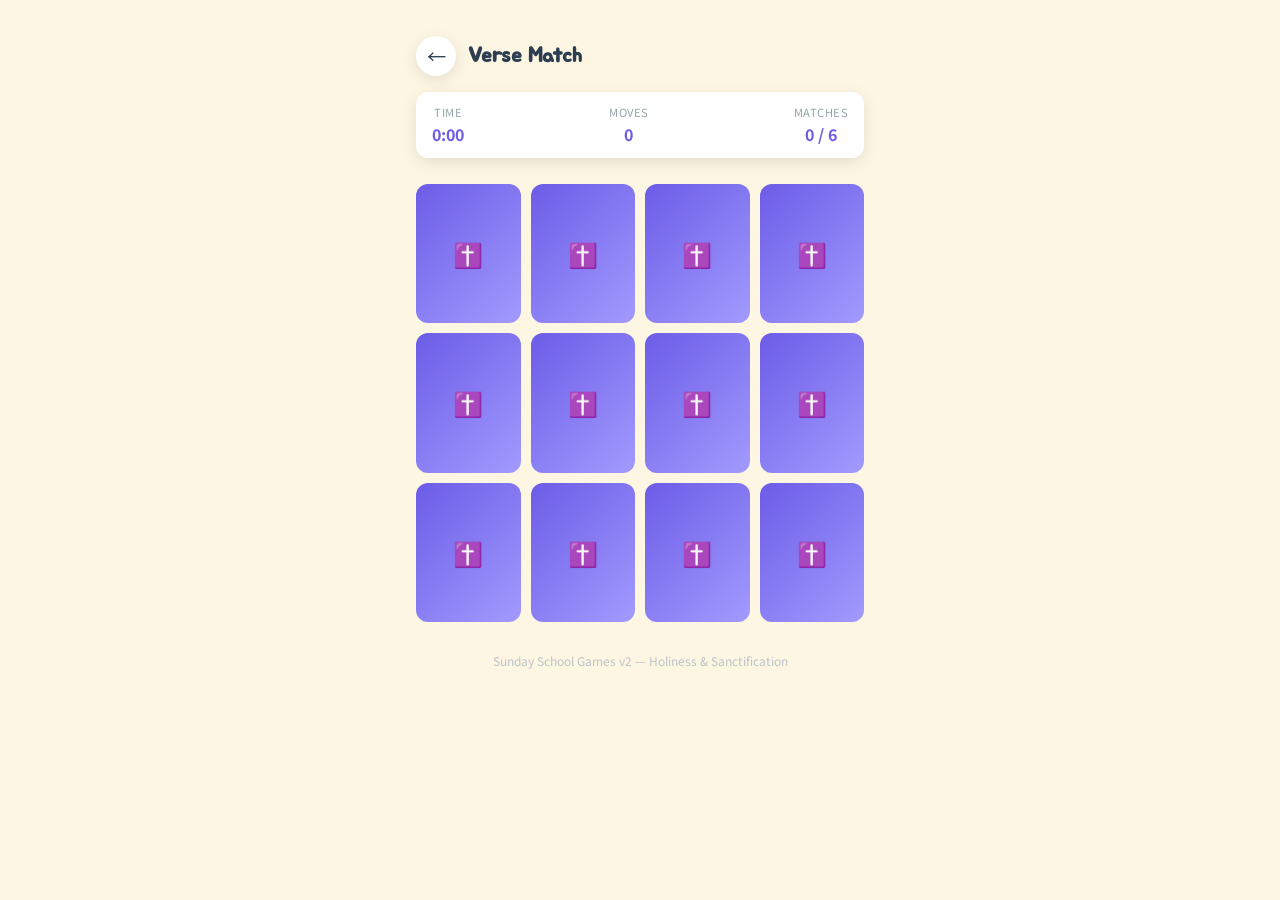
<file: v2/games/verse-match/index.html>
<!DOCTYPE html>
<html lang="en">
<head>
  <meta charset="UTF-8">
  <meta name="viewport" content="width=device-width, initial-scale=1.0, maximum-scale=1.0, user-scalable=no">
  <title>Verse Match — Sunday School Games</title>
  <link rel="stylesheet" href="../../css/style.css">
  <style>
    /* ===== Verse Match — Game-Specific Styles ===== */

    .score-bar .stat {
      display: flex;
      flex-direction: column;
      align-items: center;
      gap: 2px;
    }

    .score-bar .stat .label {
      font-size: 0.7rem;
      color: #95a5a6;
      text-transform: uppercase;
      letter-spacing: 0.5px;
    }

    .score-bar .stat .value {
      font-size: 1rem;
      font-weight: 700;
      color: var(--primary);
    }

    /* Card text sizing for verse content */
    .memory-card .card-back {
      font-size: 0.72rem;
      line-height: 1.35;
      padding: 5px;
      word-break: break-word;
      overflow: hidden;
    }

    .memory-card .card-back.is-ref {
      font-size: 0.72rem;
      font-weight: 700;
      color: var(--text-color);
    }

    /* Locked state for matched cards */
    .memory-card.matched {
      pointer-events: none;
    }

    .memory-card.matched .card-inner {
      transform: rotateY(180deg);
    }

    .memory-card.matched .card-back {
      border-color: var(--correct-color);
      background: #e8f8f0;
    }

    /* Wrong-guess shake animation */
    @keyframes shake {
      0%, 100% { transform: translateX(0); }
      20% { transform: translateX(-6px); }
      40% { transform: translateX(6px); }
      60% { transform: translateX(-4px); }
      80% { transform: translateX(4px); }
    }

    .memory-card.wrong {
      animation: shake 0.4s ease-in-out;
    }

    .memory-card.wrong .card-back {
      border-color: var(--wrong-color);
      background: #fdecea;
    }

    /* Explanation popup overlay */
    .match-popup-overlay {
      position: fixed;
      top: 0;
      left: 0;
      right: 0;
      bottom: 0;
      background: rgba(0,0,0,0.4);
      display: flex;
      align-items: center;
      justify-content: center;
      z-index: 100;
      padding: 20px;
      opacity: 0;
      transition: opacity 0.3s;
      pointer-events: none;
    }

    .match-popup-overlay.show {
      opacity: 1;
      pointer-events: auto;
    }

    .match-popup {
      background: #fff;
      border-radius: 16px;
      padding: 28px 24px;
      max-width: 340px;
      width: 100%;
      text-align: center;
      box-shadow: 0 10px 40px rgba(0,0,0,0.2);
      transform: scale(0.85);
      transition: transform 0.3s;
    }

    .match-popup-overlay.show .match-popup {
      transform: scale(1);
    }

    .match-popup .popup-icon {
      font-size: 2.5rem;
      margin-bottom: 8px;
    }

    .match-popup .popup-ref {
      font-family: 'Jua', sans-serif;
      font-size: 1.1rem;
      color: var(--primary);
      margin-bottom: 6px;
    }

    .match-popup .popup-verse {
      font-size: 0.85rem;
      font-style: italic;
      color: #636e72;
      line-height: 1.5;
      margin-bottom: 12px;
      padding: 0 8px;
    }

    .match-popup .popup-explain {
      font-size: 0.9rem;
      color: var(--text-color);
      line-height: 1.6;
      padding: 12px 14px;
      background: #fef9e7;
      border-radius: 10px;
      margin-bottom: 16px;
    }

    .match-popup .popup-btn {
      padding: 10px 32px;
      border: none;
      border-radius: 10px;
      background: var(--primary);
      color: #fff;
      font-size: 0.95rem;
      font-family: 'Jua', sans-serif;
      cursor: pointer;
      transition: opacity 0.2s;
    }

    .match-popup .popup-btn:active {
      opacity: 0.8;
    }

    /* Result screen extras */
    .result-screen .result-stats {
      display: flex;
      justify-content: center;
      gap: 32px;
      margin: 20px 0;
    }

    .result-screen .result-stats .stat {
      display: flex;
      flex-direction: column;
      align-items: center;
      gap: 4px;
    }

    .result-screen .result-stats .stat .value {
      font-size: 1.8rem;
      font-weight: 700;
      color: var(--primary);
    }

    .result-screen .result-stats .stat .label {
      font-size: 0.8rem;
      color: #95a5a6;
    }

    .result-screen .badge-earned {
      display: inline-flex;
      align-items: center;
      gap: 6px;
      background: #fef9e7;
      padding: 8px 16px;
      border-radius: 10px;
      font-size: 0.9rem;
      margin-bottom: 20px;
    }

    .result-screen .badge-earned .badge-icon {
      font-size: 1.3rem;
    }

    #game-area, #result-area {
      display: none;
    }

    #game-area.active, #result-area.active {
      display: block;
    }
  </style>
</head>
<body>
  <div class="container">

    <!-- Header -->
    <div class="game-header">
      <a href="../../index.html" class="back-btn" aria-label="Back to games list">&#8592;</a>
      <h2>Verse Match</h2>
    </div>

    <!-- Game Area -->
    <div id="game-area" class="active">

      <!-- Score Bar -->
      <div class="score-bar">
        <div class="stat">
          <span class="label">Time</span>
          <span class="value" id="timer">0:00</span>
        </div>
        <div class="stat">
          <span class="label">Moves</span>
          <span class="value" id="moves">0</span>
        </div>
        <div class="stat">
          <span class="label">Matches</span>
          <span class="value" id="matches">0 / 6</span>
        </div>
      </div>

      <!-- Card Grid -->
      <div class="memory-grid size-4x3" id="card-grid">
        <!-- Cards injected by JS -->
      </div>

    </div>

    <!-- Result Screen -->
    <div id="result-area">
      <div class="result-screen">
        <div class="emoji">🏆</div>
        <h2>All Matched!</h2>
        <p class="result-msg">Great job learning these holiness verses!</p>

        <div class="result-stats">
          <div class="stat">
            <span class="value" id="result-time">0:00</span>
            <span class="label">Time</span>
          </div>
          <div class="stat">
            <span class="value" id="result-moves">0</span>
            <span class="label">Moves</span>
          </div>
          <div class="stat">
            <span class="value" id="result-score">0</span>
            <span class="label">Points</span>
          </div>
        </div>

        <div class="badge-earned">
          <span class="badge-icon">📖</span>
          <span>Verse Master badge earned!</span>
        </div>

        <div class="btn-group">
          <button class="btn-primary" id="btn-play-again">Play Again</button>
          <a href="../../index.html" class="btn-secondary">Back to Games</a>
        </div>
      </div>
    </div>

    <!-- Match Explanation Popup -->
    <div class="match-popup-overlay" id="popup-overlay">
      <div class="match-popup">
        <div class="popup-icon" id="popup-icon">✅</div>
        <div class="popup-ref" id="popup-ref"></div>
        <div class="popup-verse" id="popup-verse"></div>
        <div class="popup-explain" id="popup-explain"></div>
        <button class="popup-btn" id="popup-btn">Continue</button>
      </div>
    </div>

    <div class="footer">
      Sunday School Games v2 — Holiness &amp; Sanctification
    </div>

  </div>

  <script src="../../js/shared.js"></script>
  <script>
  (function() {
    'use strict';

    /* ===== Verse Data ===== */
    const VERSE_PAIRS = [
      {
        id: 1,
        ref: '1 Peter 1:16',
        text: 'Be ye holy; for I am holy.',
        explain: 'God calls us to be holy \u2014 set apart for Him. Holiness isn\u2019t optional!'
      },
      {
        id: 2,
        ref: 'Psalm 51:10',
        text: 'Create in me a clean heart, O God; and renew a right spirit within me.',
        explain: 'We can ask God to cleanse our hearts. He loves to make us new!'
      },
      {
        id: 3,
        ref: 'Matthew 5:8',
        text: 'Blessed are the pure in heart: for they shall see God.',
        explain: 'A pure heart is the key to seeing God. Guard your heart!'
      },
      {
        id: 4,
        ref: 'James 4:8',
        text: 'Draw nigh to God, and he will draw nigh to you.',
        explain: 'When we choose to come closer to God, He comes closer to us!'
      },
      {
        id: 5,
        ref: 'Hebrews 12:14',
        text: 'Follow peace with all men, and holiness, without which no man shall see the Lord.',
        explain: 'Holiness is essential \u2014 without it, we cannot truly know God.'
      },
      {
        id: 6,
        ref: '1 John 1:9',
        text: 'If we confess our sins, he is faithful and just to forgive us our sins.',
        explain: 'Confession brings cleansing. God is always ready to forgive!'
      }
    ];

    /* ===== DOM References ===== */
    const cardGrid    = document.getElementById('card-grid');
    const timerEl     = document.getElementById('timer');
    const movesEl     = document.getElementById('moves');
    const matchesEl   = document.getElementById('matches');
    const gameArea    = document.getElementById('game-area');
    const resultArea  = document.getElementById('result-area');
    const resultTime  = document.getElementById('result-time');
    const resultMoves = document.getElementById('result-moves');
    const resultScore = document.getElementById('result-score');
    const btnPlayAgain= document.getElementById('btn-play-again');
    const popupOverlay= document.getElementById('popup-overlay');
    const popupRef    = document.getElementById('popup-ref');
    const popupVerse  = document.getElementById('popup-verse');
    const popupExplain= document.getElementById('popup-explain');
    const popupBtn    = document.getElementById('popup-btn');

    /* ===== Game State ===== */
    let cards = [];
    let flippedCards = [];
    let matchedPairs = 0;
    let moves = 0;
    let timerInterval = null;
    let seconds = 0;
    let lockBoard = false;

    /* ===== Initialize Game ===== */
    function init() {
      // Reset state
      cards = [];
      flippedCards = [];
      matchedPairs = 0;
      moves = 0;
      seconds = 0;
      lockBoard = false;

      // Stop any existing timer
      if (timerInterval) clearInterval(timerInterval);
      timerInterval = null;

      // Update UI
      timerEl.textContent = '0:00';
      movesEl.textContent = '0';
      matchesEl.textContent = '0 / 6';

      // Show game, hide result
      gameArea.classList.add('active');
      resultArea.classList.remove('active');

      // Build card data: each pair creates two cards (one ref, one text)
      const cardData = [];
      VERSE_PAIRS.forEach(function(pair) {
        cardData.push({
          pairId: pair.id,
          type: 'ref',
          content: pair.ref,
          ref: pair.ref,
          text: pair.text,
          explain: pair.explain
        });
        cardData.push({
          pairId: pair.id,
          type: 'text',
          content: pair.text,
          ref: pair.ref,
          text: pair.text,
          explain: pair.explain
        });
      });

      // Shuffle
      const shuffled = SSG.shuffle(cardData);

      // Render cards
      cardGrid.innerHTML = '';
      shuffled.forEach(function(data, index) {
        const card = document.createElement('div');
        card.className = 'memory-card';
        card.dataset.index = index;
        card.dataset.pairId = data.pairId;
        card.dataset.type = data.type;

        var backClass = 'card-back';
        if (data.type === 'ref') backClass += ' is-ref';

        card.innerHTML =
          '<div class="card-inner">' +
            '<div class="card-front">\u271D\uFE0F</div>' +
            '<div class="' + backClass + '">' + data.content + '</div>' +
          '</div>';

        card.addEventListener('click', function() {
          handleCardClick(card, data);
        });

        cardGrid.appendChild(card);
        cards.push({ el: card, data: data });
      });
    }

    /* ===== Timer ===== */
    function startTimer() {
      if (timerInterval) return;
      timerInterval = setInterval(function() {
        seconds++;
        timerEl.textContent = formatTime(seconds);
      }, 1000);
    }

    function stopTimer() {
      if (timerInterval) {
        clearInterval(timerInterval);
        timerInterval = null;
      }
    }

    function formatTime(s) {
      var m = Math.floor(s / 60);
      var sec = s % 60;
      return m + ':' + (sec < 10 ? '0' : '') + sec;
    }

    /* ===== Card Click Handler ===== */
    function handleCardClick(cardEl, cardData) {
      // Ignore clicks on locked board, already flipped, or matched cards
      if (lockBoard) return;
      if (cardEl.classList.contains('flipped')) return;
      if (cardEl.classList.contains('matched')) return;

      // Start timer on first click
      startTimer();

      // Play click sound
      SSG.audio.click();

      // Flip the card
      cardEl.classList.add('flipped');
      flippedCards.push({ el: cardEl, data: cardData });

      // When two cards are flipped, check for a match
      if (flippedCards.length === 2) {
        moves++;
        movesEl.textContent = moves;
        lockBoard = true;

        var first = flippedCards[0];
        var second = flippedCards[1];

        if (first.data.pairId === second.data.pairId && first.el !== second.el) {
          // Match found
          handleMatch(first, second);
        } else {
          // No match
          handleMismatch(first, second);
        }
      }
    }

    /* ===== Match Handler ===== */
    function handleMatch(first, second) {
      SSG.audio.correct();

      setTimeout(function() {
        first.el.classList.add('matched');
        second.el.classList.add('matched');

        matchedPairs++;
        matchesEl.textContent = matchedPairs + ' / 6';

        flippedCards = [];
        lockBoard = false;

        // Show explanation popup
        showExplanation(first.data);
      }, 500);
    }

    /* ===== Mismatch Handler ===== */
    function handleMismatch(first, second) {
      SSG.audio.wrong();

      setTimeout(function() {
        first.el.classList.add('wrong');
        second.el.classList.add('wrong');
      }, 500);

      setTimeout(function() {
        first.el.classList.remove('flipped', 'wrong');
        second.el.classList.remove('flipped', 'wrong');
        flippedCards = [];
        lockBoard = false;
      }, 1200);
    }

    /* ===== Explanation Popup ===== */
    function showExplanation(data) {
      lockBoard = true;
      popupRef.textContent = data.ref;
      popupVerse.textContent = '"' + data.text + '"';
      popupExplain.textContent = data.explain;

      popupOverlay.classList.add('show');

      // Check if all pairs matched
      if (matchedPairs === 6) {
        popupBtn.textContent = 'See Results';
      } else {
        popupBtn.textContent = 'Continue';
      }
    }

    popupBtn.addEventListener('click', function() {
      popupOverlay.classList.remove('show');
      lockBoard = false;

      if (matchedPairs === 6) {
        endGame();
      }
    });

    // Also allow tapping overlay background to dismiss
    popupOverlay.addEventListener('click', function(e) {
      if (e.target === popupOverlay) {
        popupOverlay.classList.remove('show');
        lockBoard = false;

        if (matchedPairs === 6) {
          endGame();
        }
      }
    });

    /* ===== End Game ===== */
    function endGame() {
      stopTimer();

      // Calculate score: base 600, minus penalty for extra moves, minimum 100
      // Perfect game = 6 moves (one per pair). Each extra move costs 20 points.
      var extraMoves = Math.max(0, moves - 6);
      var score = Math.max(100, 600 - (extraMoves * 20));

      // Show result screen
      gameArea.classList.remove('active');
      resultArea.classList.add('active');

      resultTime.textContent = formatTime(seconds);
      resultMoves.textContent = moves;
      resultScore.textContent = score;

      // Play success sound
      SSG.audio.success();

      // Award points and badge
      SSG.addPoints('verse-match', score);
      SSG.awardBadge('verse_master');
    }

    /* ===== Play Again ===== */
    btnPlayAgain.addEventListener('click', function() {
      init();
    });

    /* ===== Start the Game ===== */
    init();

  })();
  </script>
</body>
</html>
</file>
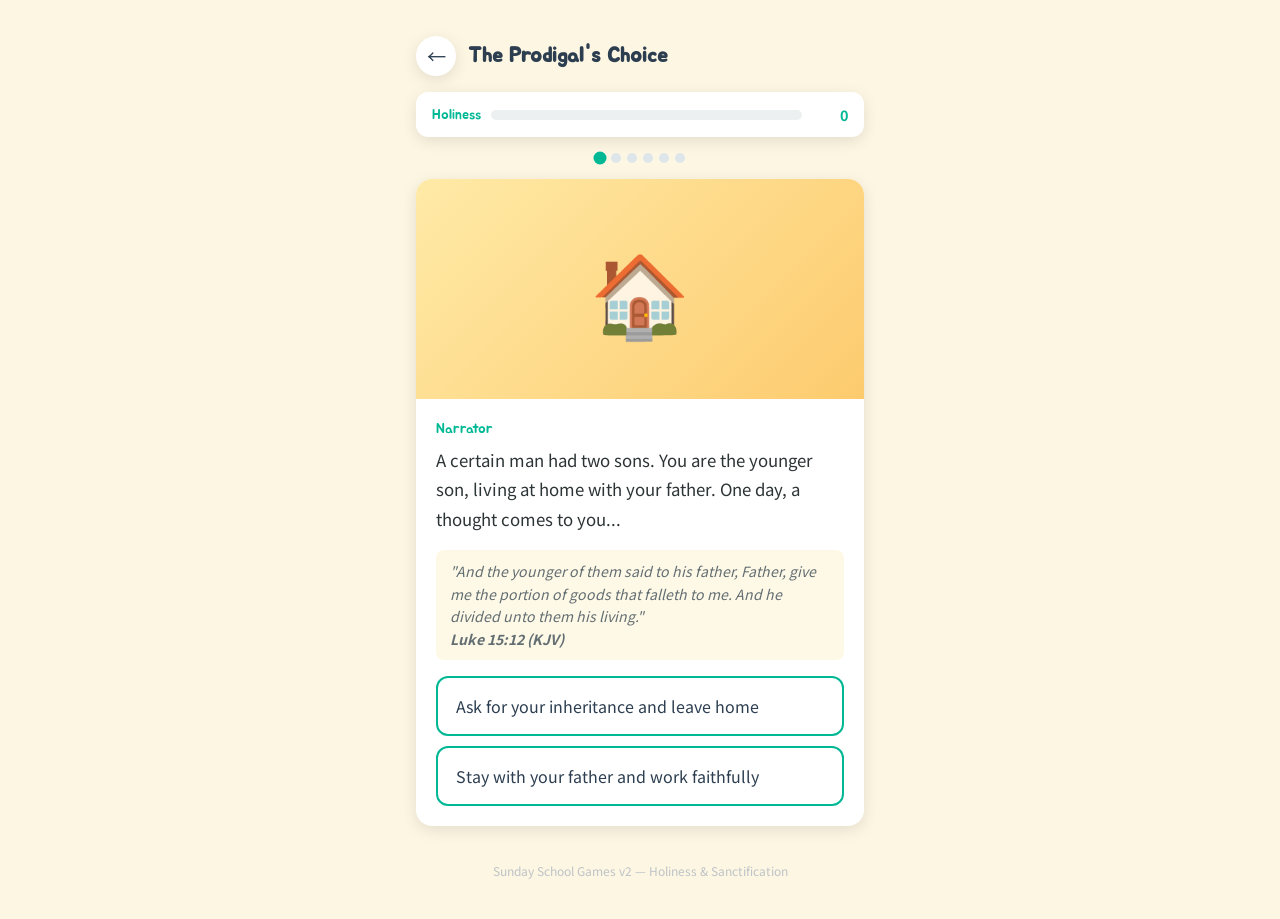
<file: v2/games/visual-novel/index.html>
<!DOCTYPE html>
<html lang="en">
<head>
  <meta charset="UTF-8">
  <meta name="viewport" content="width=device-width, initial-scale=1.0, maximum-scale=1.0, user-scalable=no">
  <title>The Prodigal's Choice — Sunday School Games</title>
  <link rel="stylesheet" href="../../css/style.css">
  <style>
    /* Visual Novel — page-specific overrides */
    .vn-illustration {
      position: relative;
      height: 220px;
      transition: background 0.5s ease;
    }

    .vn-illustration.scene-home {
      background: linear-gradient(135deg, #ffeaa7, #fdcb6e);
    }
    .vn-illustration.scene-far {
      background: linear-gradient(135deg, #e17055, #d63031);
    }
    .vn-illustration.scene-faithful {
      background: linear-gradient(135deg, #55efc4, #00b894);
    }
    .vn-illustration.scene-famine {
      background: linear-gradient(135deg, #636e72, #2d3436);
    }
    .vn-illustration.scene-prayer {
      background: linear-gradient(135deg, #a29bfe, #6c5ce7);
    }
    .vn-illustration.scene-road {
      background: linear-gradient(135deg, #fdcb6e, #e17055);
    }
    .vn-illustration.scene-pride {
      background: linear-gradient(135deg, #2d3436, #636e72);
    }
    .vn-illustration.scene-love {
      background: linear-gradient(135deg, #fd79a8, #e84393);
    }
    .vn-illustration.scene-ending {
      background: linear-gradient(135deg, #00b894, #00cec9);
    }

    .vn-illustration .emoji {
      font-size: 5rem;
      animation: emojiPulse 2s ease-in-out infinite;
    }

    @keyframes emojiPulse {
      0%, 100% { transform: scale(1); }
      50% { transform: scale(1.08); }
    }

    .vn-scene {
      animation: fadeInScene 0.5s ease;
    }

    @keyframes fadeInScene {
      from { opacity: 0; transform: translateY(12px); }
      to { opacity: 1; transform: translateY(0); }
    }

    .vn-dialogue {
      font-size: 1.05rem;
      line-height: 1.75;
    }

    .vn-verse {
      font-size: 0.88rem;
      line-height: 1.6;
    }

    .vn-teaching {
      font-size: 0.92rem;
      line-height: 1.6;
      padding: 12px 16px;
      background: linear-gradient(135deg, #e8f8f0, #dfe6e9);
      border-left: 4px solid var(--novel-color);
      border-radius: 8px;
      margin-bottom: 16px;
      color: #2d3436;
    }

    .vn-choice-btn {
      font-size: 1rem;
      padding: 16px 18px;
    }

    .vn-choice-btn:hover {
      border-color: var(--novel-color);
      background: #e8f8f0;
    }

    .vn-continue-btn {
      width: 100%;
      padding: 16px;
      border: none;
      border-radius: 12px;
      background: var(--novel-color);
      color: #fff;
      font-size: 1rem;
      font-weight: 700;
      font-family: 'Jua', sans-serif;
      cursor: pointer;
      transition: opacity 0.2s;
    }

    .vn-continue-btn:active { opacity: 0.8; }

    /* Holiness Score Bar */
    .holiness-bar {
      display: flex;
      align-items: center;
      gap: 10px;
      background: #fff;
      border-radius: 12px;
      padding: 12px 16px;
      margin-bottom: 16px;
      box-shadow: var(--card-shadow);
      font-size: 0.9rem;
    }

    .holiness-bar .label {
      font-family: 'Jua', sans-serif;
      color: var(--novel-color);
      white-space: nowrap;
    }

    .holiness-bar .bar-track {
      flex: 1;
      height: 10px;
      background: #ecf0f1;
      border-radius: 5px;
      overflow: hidden;
    }

    .holiness-bar .bar-fill {
      height: 100%;
      background: linear-gradient(90deg, var(--novel-color), #55efc4);
      border-radius: 5px;
      transition: width 0.6s ease;
      width: 0%;
    }

    .holiness-bar .bar-value {
      font-weight: 700;
      color: var(--novel-color);
      min-width: 36px;
      text-align: right;
    }

    /* Result Screen Customization */
    .vn-result .ending-title {
      font-family: 'Jua', sans-serif;
      font-size: 1.6rem;
      margin-bottom: 6px;
      color: var(--text-color);
    }

    .vn-result .ending-subtitle {
      font-size: 1rem;
      color: var(--novel-color);
      font-weight: 700;
      margin-bottom: 16px;
    }

    .vn-result .ending-verse {
      font-size: 0.88rem;
      font-style: italic;
      color: #636e72;
      padding: 12px 16px;
      background: #fef9e7;
      border-radius: 8px;
      margin: 16px 0;
      line-height: 1.5;
    }

    .vn-result .ending-message {
      font-size: 0.95rem;
      color: #636e72;
      line-height: 1.6;
      margin-bottom: 20px;
    }

    .vn-result .holiness-final {
      font-size: 2.2rem;
      font-weight: 700;
      color: var(--novel-color);
      margin: 12px 0;
    }

    .vn-result .holiness-label {
      font-size: 0.85rem;
      color: #95a5a6;
      margin-bottom: 20px;
    }

    /* Path Tracker */
    .path-tracker {
      display: flex;
      justify-content: center;
      gap: 6px;
      margin-bottom: 16px;
    }

    .path-dot {
      width: 10px;
      height: 10px;
      border-radius: 50%;
      background: #dfe6e9;
      transition: background 0.3s ease, transform 0.3s ease;
    }

    .path-dot.active {
      background: var(--novel-color);
      transform: scale(1.3);
    }

    .path-dot.visited {
      background: var(--primary-light);
    }
  </style>
</head>
<body>
  <div class="container">
    <!-- Header -->
    <div class="game-header">
      <a href="../../index.html" class="back-btn" aria-label="Back to Home">&#8592;</a>
      <h2>The Prodigal's Choice</h2>
    </div>

    <!-- Holiness Score Bar -->
    <div class="holiness-bar" id="holiness-bar">
      <span class="label">Holiness</span>
      <div class="bar-track">
        <div class="bar-fill" id="holiness-fill"></div>
      </div>
      <span class="bar-value" id="holiness-value">0</span>
    </div>

    <!-- Path Progress Dots -->
    <div class="path-tracker" id="path-tracker"></div>

    <!-- Scene Container -->
    <div id="scene-container"></div>

    <!-- Footer -->
    <div class="footer">
      Sunday School Games v2 — Holiness &amp; Sanctification
    </div>
  </div>

  <script src="../../js/shared.js"></script>
  <script>
  (function() {
    'use strict';

    // ========== STATE ==========
    let holinessScore = 0;
    const maxHoliness = 100;
    let currentSceneId = null;
    let visitedScenes = [];
    let gameFinished = false;

    // ========== SCENES ==========
    const scenes = {

      // SCENE 1 — The Request
      'scene-1': {
        id: 'scene-1',
        emoji: '\uD83C\uDFE0',
        bgClass: 'scene-home',
        speaker: 'Narrator',
        dialogue: 'A certain man had two sons. You are the younger son, living at home with your father. One day, a thought comes to you...',
        verses: [
          {
            text: '"And the younger of them said to his father, Father, give me the portion of goods that falleth to me. And he divided unto them his living."',
            ref: 'Luke 15:12 (KJV)'
          }
        ],
        choices: [
          { text: 'Ask for your inheritance and leave home', target: 'scene-2a', points: 0 },
          { text: 'Stay with your father and work faithfully', target: 'scene-2b', points: 30 }
        ]
      },

      // SCENE 2A — The Far Country
      'scene-2a': {
        id: 'scene-2a',
        emoji: '\uD83C\uDFAD',
        bgClass: 'scene-far',
        speaker: 'Narrator',
        dialogue: 'You took your inheritance and traveled to a far country. The world seems exciting! There are parties, new friends, and endless fun. But something feels wrong inside...',
        verses: [
          {
            text: '"And not many days after the younger son gathered all together, and took his journey into a far country, and there wasted his substance with riotous living."',
            ref: 'Luke 15:13 (KJV)'
          }
        ],
        choices: [
          { text: 'Spend freely on pleasures \u2014 this is the life!', target: 'scene-3a', points: 0 },
          { text: 'Stop and think \u2014 is this really right?', target: 'scene-3b', points: 15 }
        ]
      },

      // SCENE 2B — The Faithful Son
      'scene-2b': {
        id: 'scene-2b',
        emoji: '\uD83C\uDF3E',
        bgClass: 'scene-faithful',
        speaker: 'Narrator',
        dialogue: 'You chose to stay. Day by day, you work alongside your father in the fields. It is not always easy, but you feel a deep peace. Your father smiles at your faithfulness.',
        verses: [
          {
            text: '"Be ye holy; for I am holy."',
            ref: '1 Peter 1:16 (KJV)'
          }
        ],
        teaching: 'Holiness sometimes means saying no to temptation before it even starts. You chose the narrow path!',
        autoAdvance: 'scene-2b2',
        autoAdvancePoints: 15
      },

      // SCENE 2B2 — The Trial at Home
      'scene-2b2': {
        id: 'scene-2b2',
        emoji: '\uD83D\uDCA8',
        bgClass: 'scene-road',
        speaker: 'Narrator',
        dialogue: 'Months pass. Your brother has left with his inheritance, and some neighbors whisper that you are foolish for staying. "Why work so hard when you could be enjoying life?" they say. Even your heart sometimes wonders...',
        verses: [
          {
            text: '"And let us not be weary in well doing: for in due season we shall reap, if we faint not."',
            ref: 'Galatians 6:9 (KJV)'
          }
        ],
        choices: [
          { text: 'Stand firm \u2014 faithfulness is its own reward', target: 'scene-2b3', points: 20 },
          { text: 'Maybe the neighbors are right... ask for your share too', target: 'scene-2a', points: 0 }
        ]
      },

      // SCENE 2B3 — The Faithful Rewarded
      'scene-2b3': {
        id: 'scene-2b3',
        emoji: '\uD83C\uDF1F',
        bgClass: 'scene-faithful',
        speaker: 'Narrator',
        dialogue: 'You stayed the course. Your father puts his hand on your shoulder and says, "Son, thou art ever with me, and all that I have is thine." His eyes are full of love. You chose holiness \u2014 and holiness chose you back.',
        verses: [
          {
            text: '"Let us lay aside every weight, and the sin which doth so easily beset us, and let us run with patience the race that is set before us."',
            ref: 'Hebrews 12:1 (KJV)'
          }
        ],
        teaching: 'The faithful path is not always exciting, but God honors those who persevere. Holiness is a daily choice \u2014 and every day you choose God, He is with you.',
        autoAdvance: 'ending-faithful',
        autoAdvancePoints: 15
      },

      // SCENE 3A — The Famine
      'scene-3a': {
        id: 'scene-3a',
        emoji: '\uD83D\uDC37',
        bgClass: 'scene-famine',
        speaker: 'Narrator',
        dialogue: 'A mighty famine came upon the land. Your money is gone. Your friends have vanished. You end up feeding pigs just to survive \u2014 and you are so hungry you would eat their food.',
        verses: [
          {
            text: '"And when he came to himself, he said, How many hired servants of my father\u2019s have bread enough and to spare, and I perish with hunger!"',
            ref: 'Luke 15:17 (KJV)'
          }
        ],
        choices: [
          { text: 'Return to your father and repent', target: 'scene-4a', points: 20 },
          { text: 'Try to survive on your own \u2014 you can handle it', target: 'scene-4b', points: 0 }
        ]
      },

      // SCENE 3B — Early Repentance
      'scene-3b': {
        id: 'scene-3b',
        emoji: '\uD83D\uDE4F',
        bgClass: 'scene-prayer',
        speaker: 'Narrator',
        dialogue: 'You pause and feel a stirring in your heart. Something inside tells you this is not the life your father raised you for. The Holy Spirit is speaking to you...',
        verses: [
          {
            text: '"Draw nigh to God, and he will draw nigh to you. Cleanse your hands, ye sinners; and purify your hearts, ye double minded."',
            ref: 'James 4:8 (KJV)'
          }
        ],
        teaching: 'The Holy Spirit convicts us before we fall too far. God loves you too much to let you wander without calling you back. Will you listen to His voice?',
        choices: [
          { text: 'Return home immediately \u2014 Father, forgive me!', target: 'scene-4a', points: 25 },
          { text: 'Ignore the feeling and keep going...', target: 'scene-3a', points: 0 }
        ]
      },

      // SCENE 4A — The Return (Repentance)
      'scene-4a': {
        id: 'scene-4a',
        emoji: '\uD83D\uDEE4\uFE0F',
        bgClass: 'scene-road',
        speaker: 'Narrator',
        dialogue: 'You begin the long walk home. With every step, you rehearse what you will say. Your heart is heavy with shame, but a spark of hope keeps you moving forward.',
        verses: [
          {
            text: '"I will arise and go to my father, and will say unto him, Father, I have sinned against heaven, and before thee."',
            ref: 'Luke 15:18 (KJV)'
          }
        ],
        autoAdvance: 'scene-5',
        autoAdvancePoints: 10
      },

      // SCENE 4B — Pride's End (Bad Ending)
      'scene-4b': {
        id: 'scene-4b',
        emoji: '\uD83D\uDC94',
        bgClass: 'scene-pride',
        speaker: 'Narrator',
        dialogue: 'You refused to humble yourself. Days grew harder and harder. Alone and starving, you cling to your pride. But pride cannot feed an empty stomach or fill an empty heart.',
        verses: [
          {
            text: '"There is a way which seemeth right unto a man, but the end thereof are the ways of death."',
            ref: 'Proverbs 14:12 (KJV)'
          }
        ],
        teaching: 'Without repentance, there is no restoration. God gives us free will \u2014 but we must choose to return to Him. Pride keeps us in the pigpen when the Father\u2019s house has an open door.',
        autoAdvance: 'ending-unrepentant',
        autoAdvancePoints: 0
      },

      // SCENE 5 — The Father's Love (Best Ending Path)
      'scene-5': {
        id: 'scene-5',
        emoji: '\uD83E\uDD17',
        bgClass: 'scene-love',
        speaker: 'Narrator',
        dialogue: 'While you were still a great way off, your father saw you coming! He did not wait \u2014 he ran to meet you, threw his arms around you, and kissed you. You are home!',
        verses: [
          {
            text: '"But when he was yet a great way off, his father saw him, and had compassion, and ran, and fell on his neck, and kissed him."',
            ref: 'Luke 15:20 (KJV)'
          },
          {
            text: '"If we confess our sins, he is faithful and just to forgive us our sins, and to cleanse us from all unrighteousness."',
            ref: '1 John 1:9 (KJV)'
          }
        ],
        teaching: 'God\u2019s grace meets us the moment we turn back to Him. Repentance opens the door to restoration and holiness! No matter how far you have gone, the Father is watching and waiting for you.',
        autoAdvance: 'ending-restored',
        autoAdvancePoints: 15
      }
    };

    // ========== ENDINGS ==========
    const endings = {

      'ending-restored': {
        id: 'ending-restored',
        emoji: '\uD83C\uDF89',
        title: 'Restored!',
        subtitle: 'The Best Ending',
        message: 'Your father threw a great feast! He brought the best robe, a ring for your finger, and shoes for your feet. "For this my son was dead, and is alive again; he was lost, and is found!" You repented, and God restored you fully.',
        verse: {
          text: '"Create in me a clean heart, O God; and renew a right spirit within me."',
          ref: 'Psalm 51:10 (KJV)'
        },
        bonusPoints: 10,
        bgClass: 'scene-ending'
      },

      'ending-unrepentant': {
        id: 'ending-unrepentant',
        emoji: '\uD83D\uDC94',
        title: 'Unrepentant',
        subtitle: 'A Sad Ending',
        message: 'Without repentance, you remained far from your father. But remember \u2014 it is never too late to turn back! God\u2019s door is always open. He waits with arms wide open for anyone willing to come home.',
        verse: {
          text: '"The Lord is not slack concerning his promise, as some men count slackness; but is longsuffering to us-ward, not willing that any should perish, but that all should come to repentance."',
          ref: '2 Peter 3:9 (KJV)'
        },
        bonusPoints: 0,
        bgClass: 'scene-pride'
      },

      'ending-faithful': {
        id: 'ending-faithful',
        emoji: '\u2B50',
        title: 'Faithful Path',
        subtitle: 'A Good Ending',
        message: 'You chose holiness from the very beginning! While others wandered, you stayed close to your father. Blessed are those who resist temptation and walk faithfully with God every day.',
        verse: {
          text: '"Blessed are the pure in heart: for they shall see God."',
          ref: 'Matthew 5:8 (KJV)'
        },
        bonusPoints: 10,
        bgClass: 'scene-faithful'
      }
    };

    // ========== DOM REFERENCES ==========
    const sceneContainer = document.getElementById('scene-container');
    const holinessFill = document.getElementById('holiness-fill');
    const holinessValue = document.getElementById('holiness-value');
    const pathTracker = document.getElementById('path-tracker');

    // ========== HOLINESS SCORE ==========
    function updateHolinessDisplay() {
      const percent = Math.min((holinessScore / maxHoliness) * 100, 100);
      holinessFill.style.width = percent + '%';
      holinessValue.textContent = holinessScore;
    }

    function addHoliness(points) {
      holinessScore = Math.min(holinessScore + points, maxHoliness);
      updateHolinessDisplay();
    }

    // ========== PATH TRACKER ==========
    function updatePathTracker() {
      // Show a dot for each visited scene
      pathTracker.innerHTML = '';
      const totalPossible = 6; // max path length
      for (let i = 0; i < totalPossible; i++) {
        const dot = document.createElement('div');
        dot.className = 'path-dot';
        if (i < visitedScenes.length - 1) {
          dot.classList.add('visited');
        } else if (i === visitedScenes.length - 1) {
          dot.classList.add('active');
        }
        pathTracker.appendChild(dot);
      }
    }

    // ========== RENDER SCENE ==========
    function renderScene(sceneId) {
      const scene = scenes[sceneId];
      if (!scene) return;

      currentSceneId = sceneId;
      visitedScenes.push(sceneId);
      updatePathTracker();

      // Play click sound
      SSG.audio.click();

      let html = '<div class="vn-scene">';

      // Illustration
      html += '<div class="vn-illustration ' + scene.bgClass + '">';
      html += '<span class="emoji">' + scene.emoji + '</span>';
      html += '</div>';

      // Text area
      html += '<div class="vn-text">';

      // Speaker
      html += '<div class="vn-speaker">' + scene.speaker + '</div>';

      // Dialogue
      html += '<div class="vn-dialogue">' + scene.dialogue + '</div>';

      // Verses
      if (scene.verses && scene.verses.length > 0) {
        scene.verses.forEach(function(v) {
          html += '<div class="vn-verse">';
          html += v.text + '<br><strong>' + v.ref + '</strong>';
          html += '</div>';
        });
      }

      // Teaching
      if (scene.teaching) {
        html += '<div class="vn-teaching">' + scene.teaching + '</div>';
      }

      // Choices or Auto-advance
      if (scene.choices && scene.choices.length > 0) {
        html += '<div class="vn-choices">';
        scene.choices.forEach(function(choice, idx) {
          html += '<button class="vn-choice-btn" data-target="' + choice.target + '" data-points="' + choice.points + '">';
          html += choice.text;
          html += '</button>';
        });
        html += '</div>';
      } else if (scene.autoAdvance) {
        html += '<button class="vn-continue-btn" data-target="' + scene.autoAdvance + '" data-points="' + (scene.autoAdvancePoints || 0) + '">';
        html += 'Continue \u2192';
        html += '</button>';
      }

      html += '</div>'; // .vn-text
      html += '</div>'; // .vn-scene

      sceneContainer.innerHTML = html;

      // Scroll to top of scene
      sceneContainer.scrollIntoView({ behavior: 'smooth', block: 'start' });

      // Bind events
      bindSceneEvents();
    }

    // ========== RENDER ENDING ==========
    function renderEnding(endingId) {
      const ending = endings[endingId];
      if (!ending) return;

      gameFinished = true;

      // Add bonus points
      addHoliness(ending.bonusPoints);

      // Play success or wrong sound depending on ending
      if (endingId === 'ending-unrepentant') {
        SSG.audio.wrong();
      } else {
        SSG.audio.success();
      }

      // Save to profile
      try {
        SSG.addPoints('visual-novel', holinessScore);
        SSG.awardBadge('story_writer');
      } catch (e) {
        // SSG not available
      }

      // Determine rating
      let ratingEmoji = '';
      let ratingText = '';
      if (holinessScore >= 80) {
        ratingEmoji = '\u2B50\u2B50\u2B50';
        ratingText = 'Excellent! You walked in holiness!';
      } else if (holinessScore >= 40) {
        ratingEmoji = '\u2B50\u2B50';
        ratingText = 'Good! You found your way back to God.';
      } else {
        ratingEmoji = '\u2B50';
        ratingText = 'Keep trying! God always welcomes you home.';
      }

      // Hide holiness bar and path tracker for end screen
      document.getElementById('holiness-bar').style.display = 'none';
      document.getElementById('path-tracker').style.display = 'none';

      let html = '<div class="result-screen vn-result">';
      html += '<div class="emoji">' + ending.emoji + '</div>';
      html += '<div class="ending-title">' + ending.title + '</div>';
      html += '<div class="ending-subtitle">' + ending.subtitle + '</div>';
      html += '<div class="ending-message">' + ending.message + '</div>';

      // Ending verse
      html += '<div class="ending-verse">';
      html += ending.verse.text + '<br><strong>' + ending.verse.ref + '</strong>';
      html += '</div>';

      // Holiness score
      html += '<div class="holiness-final">' + holinessScore + ' / ' + maxHoliness + '</div>';
      html += '<div class="holiness-label">Holiness Score &mdash; ' + ratingEmoji + '</div>';
      html += '<div class="ending-message">' + ratingText + '</div>';

      // Buttons
      html += '<div class="btn-group">';
      html += '<button class="btn-primary" id="btn-play-again">Play Again</button>';
      html += '<a href="../../index.html" class="btn-secondary">Home</a>';
      html += '</div>';

      html += '</div>';

      sceneContainer.innerHTML = html;

      // Scroll to top
      window.scrollTo({ top: 0, behavior: 'smooth' });

      // Play again handler
      document.getElementById('btn-play-again').addEventListener('click', function() {
        restartGame();
      });
    }

    // ========== EVENT BINDING ==========
    function bindSceneEvents() {
      // Choice buttons
      var choiceBtns = sceneContainer.querySelectorAll('.vn-choice-btn');
      choiceBtns.forEach(function(btn) {
        btn.addEventListener('click', function() {
          var target = this.getAttribute('data-target');
          var points = parseInt(this.getAttribute('data-points'), 10) || 0;

          // Disable all choice buttons
          choiceBtns.forEach(function(b) { b.disabled = true; });

          // Highlight selected
          this.style.borderColor = 'var(--novel-color)';
          this.style.background = '#e8f8f0';
          this.style.fontWeight = '700';

          // Add holiness points
          addHoliness(points);

          // Short delay then advance
          setTimeout(function() {
            if (endings[target]) {
              renderEnding(target);
            } else {
              renderScene(target);
            }
          }, 600);
        });
      });

      // Continue button
      var continueBtn = sceneContainer.querySelector('.vn-continue-btn');
      if (continueBtn) {
        continueBtn.addEventListener('click', function() {
          var target = this.getAttribute('data-target');
          var points = parseInt(this.getAttribute('data-points'), 10) || 0;

          this.disabled = true;
          addHoliness(points);

          setTimeout(function() {
            if (endings[target]) {
              renderEnding(target);
            } else {
              renderScene(target);
            }
          }, 600);
        });
      }
    }

    // ========== RESTART ==========
    function restartGame() {
      holinessScore = 0;
      currentSceneId = null;
      visitedScenes = [];
      gameFinished = false;

      document.getElementById('holiness-bar').style.display = '';
      document.getElementById('path-tracker').style.display = '';

      updateHolinessDisplay();
      renderScene('scene-1');
    }

    // ========== INIT ==========
    updateHolinessDisplay();
    renderScene('scene-1');

  })();
  </script>
</body>
</html>
</file>
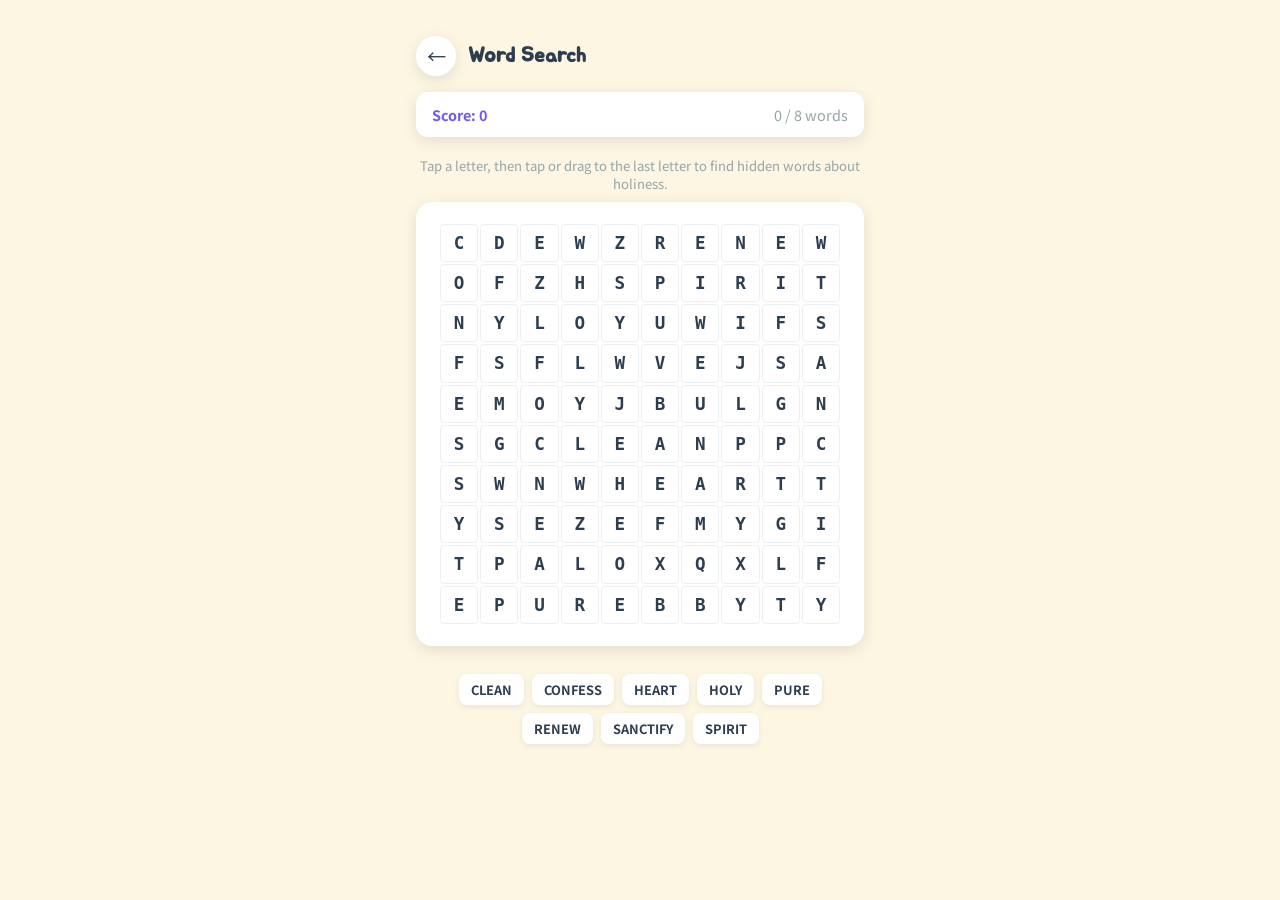
<file: v2/games/word-puzzle/index.html>
<!DOCTYPE html>
<html lang="en">
<head>
  <meta charset="UTF-8">
  <meta name="viewport" content="width=device-width, initial-scale=1.0, user-scalable=no">
  <title>Word Search — Holiness &amp; Sanctification</title>
  <link rel="stylesheet" href="../../css/style.css">
  <style>
    .word-grid {
      grid-template-columns: repeat(10, 1fr);
      max-width: 400px;
      margin: 0 auto;
    }

    .word-grid .cell {
      font-size: clamp(0.85rem, 3.5vw, 1.1rem);
      border: 1px solid #ecf0f1;
      user-select: none;
      -webkit-user-select: none;
    }

    .word-grid .cell:active {
      transform: scale(0.92);
    }

    .word-grid .cell.drag-over {
      background: var(--primary-light);
      color: #fff;
      opacity: 0.7;
    }

    .word-list {
      justify-content: center;
      max-width: 400px;
      margin: 0 auto;
    }

    .verse-popup {
      position: fixed;
      bottom: 80px;
      left: 50%;
      transform: translateX(-50%);
      background: #fff;
      border-radius: 16px;
      padding: 16px 20px;
      box-shadow: 0 8px 30px rgba(0,0,0,0.18);
      border-left: 4px solid var(--correct-color);
      max-width: 360px;
      width: calc(100% - 40px);
      z-index: 100;
      opacity: 0;
      pointer-events: none;
      transition: opacity 0.3s, transform 0.3s;
      transform: translateX(-50%) translateY(20px);
    }

    .verse-popup.show {
      opacity: 1;
      pointer-events: auto;
      transform: translateX(-50%) translateY(0);
    }

    .verse-popup .popup-word {
      font-family: 'Jua', sans-serif;
      font-size: 1.1rem;
      color: var(--correct-color);
      margin-bottom: 6px;
    }

    .verse-popup .popup-verse {
      font-size: 0.85rem;
      font-style: italic;
      color: #636e72;
      line-height: 1.5;
      margin-bottom: 4px;
    }

    .verse-popup .popup-ref {
      font-size: 0.75rem;
      color: var(--primary);
      font-weight: 700;
    }

    .verse-popup .popup-meaning {
      font-size: 0.8rem;
      color: var(--text-color);
      margin-top: 6px;
      line-height: 1.4;
    }

    .game-complete-overlay {
      position: fixed;
      inset: 0;
      background: rgba(0,0,0,0.5);
      display: flex;
      align-items: center;
      justify-content: center;
      z-index: 200;
      opacity: 0;
      pointer-events: none;
      transition: opacity 0.3s;
      padding: 20px;
    }

    .game-complete-overlay.show {
      opacity: 1;
      pointer-events: auto;
    }

    .game-complete-overlay .result-screen {
      max-width: 380px;
      width: 100%;
      animation: popIn 0.4s ease-out;
    }

    @keyframes popIn {
      0% { transform: scale(0.7); opacity: 0; }
      100% { transform: scale(1); opacity: 1; }
    }

    .instructions {
      font-size: 0.82rem;
      color: #95a5a6;
      text-align: center;
      padding: 4px 0 8px;
      line-height: 1.4;
    }

    .found-count {
      font-size: 0.85rem;
      color: #95a5a6;
      text-align: center;
      padding: 4px 0;
    }
  </style>
</head>
<body>
  <div class="container">
    <!-- Header -->
    <div class="game-header">
      <a href="../../index.html" class="back-btn" aria-label="Back to menu">&larr;</a>
      <h2>Word Search</h2>
    </div>

    <!-- Score Bar -->
    <div class="score-bar">
      <span class="score">Score: <span id="score">0</span></span>
      <span class="progress"><span id="found-count">0</span> / <span id="total-count">8</span> words</span>
    </div>

    <!-- Instructions -->
    <p class="instructions">Tap a letter, then tap or drag to the last letter to find hidden words about holiness.</p>

    <!-- Grid Panel -->
    <div class="game-card-panel" style="padding: 12px 8px;">
      <div class="word-grid" id="grid"></div>
    </div>

    <!-- Word List -->
    <div class="word-list" id="word-list"></div>

    <!-- Found count message -->
    <p class="found-count" id="found-msg"></p>
  </div>

  <!-- Verse Popup -->
  <div class="verse-popup" id="verse-popup">
    <div class="popup-word" id="popup-word"></div>
    <div class="popup-verse" id="popup-verse"></div>
    <div class="popup-ref" id="popup-ref"></div>
    <div class="popup-meaning" id="popup-meaning"></div>
  </div>

  <!-- Game Complete Overlay -->
  <div class="game-complete-overlay" id="complete-overlay">
    <div class="result-screen">
      <div class="emoji">🏆</div>
      <h2>All Words Found!</h2>
      <div class="result-score" id="final-score">80</div>
      <p class="result-msg" id="final-msg">
        You discovered all the words about holiness and sanctification!<br>
        "Be ye holy; for I am holy." — 1 Peter 1:16 (KJV)
      </p>
      <div class="btn-group">
        <button class="btn-primary" onclick="location.reload()">Play Again</button>
        <a href="../../index.html" class="btn-secondary">Back to Menu</a>
      </div>
    </div>
  </div>

  <script src="../../js/shared.js"></script>
  <script>
  (function() {
    'use strict';

    // ===== Word Data =====
    const WORDS = [
      {
        word: 'HOLY',
        verse: 'Be ye holy; for I am holy.',
        ref: '1 Peter 1:16 (KJV)',
        meaning: 'God calls us to be set apart and pure, just as He is holy.'
      },
      {
        word: 'PURE',
        verse: 'Blessed are the pure in heart: for they shall see God.',
        ref: 'Matthew 5:8 (KJV)',
        meaning: 'A clean and sincere heart brings us closer to seeing God.'
      },
      {
        word: 'CLEAN',
        verse: 'Create in me a clean heart, O God.',
        ref: 'Psalm 51:10 (KJV)',
        meaning: 'We ask God to wash away our sin and give us a fresh, pure heart.'
      },
      {
        word: 'SANCTIFY',
        verse: 'Sanctify yourselves therefore, and be ye holy.',
        ref: 'Leviticus 20:7 (KJV)',
        meaning: 'To sanctify means to be made holy and set apart for God\'s purpose.'
      },
      {
        word: 'RENEW',
        verse: 'Be renewed in the spirit of your mind.',
        ref: 'Ephesians 4:23 (KJV)',
        meaning: 'God transforms us from the inside out by renewing our thoughts.'
      },
      {
        word: 'CONFESS',
        verse: 'If we confess our sins, he is faithful and just to forgive us.',
        ref: '1 John 1:9 (KJV)',
        meaning: 'When we honestly tell God about our sins, He always forgives us.'
      },
      {
        word: 'HEART',
        verse: 'Keep thy heart with all diligence.',
        ref: 'Proverbs 4:23 (KJV)',
        meaning: 'Guard your heart carefully, because it shapes everything you do.'
      },
      {
        word: 'SPIRIT',
        verse: 'The fruit of the Spirit is love, joy, peace.',
        ref: 'Galatians 5:22 (KJV)',
        meaning: 'The Holy Spirit produces beautiful qualities in those who follow God.'
      }
    ];

    const GRID_SIZE = 10;
    const POINTS_PER_WORD = 10;

    let grid = [];
    let placedWords = []; // { word, cells: [{r, c}], found: false }
    let score = 0;
    let foundWords = 0;
    let selectionStart = null;
    let selectionEnd = null;
    let isDragging = false;

    // ===== Grid Generation =====
    const MIN_WORDS = 6;
    const MAX_RETRIES = 10;

    function generateGrid() {
      for (let attempt = 0; attempt < MAX_RETRIES; attempt++) {
        grid = Array.from({ length: GRID_SIZE }, () => Array(GRID_SIZE).fill(''));
        placedWords = [];

        const shuffled = SSG.shuffle([...WORDS]);

        for (const wordData of shuffled) {
          const placed = placeWord(wordData.word);
          if (placed) {
            placedWords.push({
              word: wordData.word,
              cells: placed,
              found: false,
              data: wordData
            });
          }
        }

        if (placedWords.length >= MIN_WORDS) break;
      }

      // Fill remaining empty cells with random letters
      const alphabet = 'ABCDEFGHIJKLMNOPQRSTUVWXYZ';
      for (let r = 0; r < GRID_SIZE; r++) {
        for (let c = 0; c < GRID_SIZE; c++) {
          if (grid[r][c] === '') {
            grid[r][c] = alphabet[Math.floor(Math.random() * 26)];
          }
        }
      }
    }

    function placeWord(word) {
      // Try random placements, horizontal and vertical
      const directions = [
        { dr: 0, dc: 1 },  // horizontal (left-to-right)
        { dr: 1, dc: 0 }   // vertical (top-to-bottom)
      ];

      // Build list of all possible positions and shuffle
      const candidates = [];
      for (const dir of directions) {
        for (let r = 0; r < GRID_SIZE; r++) {
          for (let c = 0; c < GRID_SIZE; c++) {
            candidates.push({ r, c, dir });
          }
        }
      }

      const shuffledCandidates = SSG.shuffle(candidates);

      for (const { r, c, dir } of shuffledCandidates) {
        const cells = tryPlace(word, r, c, dir.dr, dir.dc);
        if (cells) {
          // Commit placement
          for (let i = 0; i < word.length; i++) {
            grid[cells[i].r][cells[i].c] = word[i];
          }
          return cells;
        }
      }

      return null;
    }

    function tryPlace(word, startR, startC, dr, dc) {
      const cells = [];
      for (let i = 0; i < word.length; i++) {
        const r = startR + i * dr;
        const c = startC + i * dc;

        // Check bounds
        if (r < 0 || r >= GRID_SIZE || c < 0 || c >= GRID_SIZE) return null;

        // Check cell is empty or has the same letter (for valid overlaps)
        if (grid[r][c] !== '' && grid[r][c] !== word[i]) return null;

        cells.push({ r, c });
      }
      return cells;
    }

    // ===== Rendering =====
    function renderGrid() {
      const gridEl = document.getElementById('grid');
      gridEl.innerHTML = '';

      for (let r = 0; r < GRID_SIZE; r++) {
        for (let c = 0; c < GRID_SIZE; c++) {
          const cell = document.createElement('div');
          cell.className = 'cell';
          cell.textContent = grid[r][c];
          cell.dataset.row = r;
          cell.dataset.col = c;

          // Check if this cell is part of a found word
          if (isCellFound(r, c)) {
            cell.classList.add('found');
          }

          gridEl.appendChild(cell);
        }
      }

      // Attach event listeners
      attachGridEvents(gridEl);
    }

    function renderWordList() {
      const listEl = document.getElementById('word-list');
      listEl.innerHTML = '';

      // Sort alphabetically for display
      const sorted = [...placedWords].sort((a, b) => a.word.localeCompare(b.word));

      for (const pw of sorted) {
        const item = document.createElement('span');
        item.className = 'word-item' + (pw.found ? ' found' : '');
        item.textContent = pw.word;
        item.dataset.word = pw.word;
        listEl.appendChild(item);
      }
    }

    function updateScoreDisplay() {
      document.getElementById('score').textContent = score;
      document.getElementById('found-count').textContent = foundWords;

      if (foundWords > 0 && foundWords < placedWords.length) {
        document.getElementById('found-msg').textContent =
          'Keep searching! ' + (placedWords.length - foundWords) + ' word' +
          (placedWords.length - foundWords === 1 ? '' : 's') + ' left.';
      } else if (foundWords === 0) {
        document.getElementById('found-msg').textContent = '';
      }
    }

    function isCellFound(r, c) {
      return placedWords.some(pw =>
        pw.found && pw.cells.some(cell => cell.r === r && cell.c === c)
      );
    }

    // ===== Selection Logic =====
    function getCellFromEvent(e) {
      let target;
      if (e.touches && e.touches.length > 0) {
        const touch = e.touches[0];
        target = document.elementFromPoint(touch.clientX, touch.clientY);
      } else if (e.changedTouches && e.changedTouches.length > 0) {
        const touch = e.changedTouches[0];
        target = document.elementFromPoint(touch.clientX, touch.clientY);
      } else {
        target = e.target;
      }

      if (target && target.classList && target.classList.contains('cell')) {
        return {
          r: parseInt(target.dataset.row),
          c: parseInt(target.dataset.col),
          el: target
        };
      }
      return null;
    }

    function getSelectionCells(start, end) {
      if (!start || !end) return [];

      const dr = end.r - start.r;
      const dc = end.c - start.c;

      // Only allow horizontal or vertical selections
      if (dr !== 0 && dc !== 0) return [];

      const cells = [];
      const stepR = dr === 0 ? 0 : (dr > 0 ? 1 : -1);
      const stepC = dc === 0 ? 0 : (dc > 0 ? 1 : -1);
      const steps = Math.max(Math.abs(dr), Math.abs(dc));

      for (let i = 0; i <= steps; i++) {
        cells.push({
          r: start.r + i * stepR,
          c: start.c + i * stepC
        });
      }

      return cells;
    }

    function highlightSelection(cells) {
      // Clear previous highlights
      const allCells = document.querySelectorAll('.word-grid .cell');
      allCells.forEach(cell => {
        if (!cell.classList.contains('found')) {
          cell.classList.remove('selected', 'drag-over');
        }
      });

      // Highlight new selection
      for (const { r, c } of cells) {
        const cell = document.querySelector(
          `.word-grid .cell[data-row="${r}"][data-col="${c}"]`
        );
        if (cell && !cell.classList.contains('found')) {
          cell.classList.add('selected');
        }
      }
    }

    function clearSelection() {
      const allCells = document.querySelectorAll('.word-grid .cell');
      allCells.forEach(cell => {
        cell.classList.remove('selected', 'drag-over');
      });
      selectionStart = null;
      selectionEnd = null;
    }

    function checkSelection(cells) {
      if (cells.length === 0) return;

      // Build the selected word string (forward and reversed)
      const selectedWord = cells.map(({ r, c }) => grid[r][c]).join('');
      const reversedWord = selectedWord.split('').reverse().join('');

      // Check against placed words
      for (const pw of placedWords) {
        if (pw.found) continue;

        if (pw.cells.length !== cells.length) continue;

        // Check forward match (dragged in placement direction)
        if (pw.word === selectedWord) {
          let match = true;
          for (let i = 0; i < cells.length; i++) {
            if (cells[i].r !== pw.cells[i].r || cells[i].c !== pw.cells[i].c) {
              match = false;
              break;
            }
          }
          if (match) {
            wordFound(pw);
            return;
          }
        }

        // Check reverse match (dragged opposite to placement direction)
        if (pw.word === reversedWord) {
          let match = true;
          for (let i = 0; i < cells.length; i++) {
            const ri = cells.length - 1 - i;
            if (cells[i].r !== pw.cells[ri].r || cells[i].c !== pw.cells[ri].c) {
              match = false;
              break;
            }
          }
          if (match) {
            wordFound(pw);
            return;
          }
        }
      }

      // No match: flash and clear
      SSG.audio.click();
      clearSelection();
    }

    function wordFound(pw) {
      pw.found = true;
      foundWords++;
      score += POINTS_PER_WORD;

      SSG.audio.correct();

      // Mark cells as found in DOM
      for (const { r, c } of pw.cells) {
        const cell = document.querySelector(
          `.word-grid .cell[data-row="${r}"][data-col="${c}"]`
        );
        if (cell) {
          cell.classList.remove('selected');
          cell.classList.add('found');
        }
      }

      // Update word list
      const wordItem = document.querySelector(`.word-item[data-word="${pw.word}"]`);
      if (wordItem) {
        wordItem.classList.add('found');
      }

      updateScoreDisplay();
      showVersePopup(pw.data);

      // Check game completion
      if (foundWords === placedWords.length) {
        setTimeout(() => {
          gameComplete();
        }, 3200);
      }
    }

    function showVersePopup(wordData) {
      const popup = document.getElementById('verse-popup');
      document.getElementById('popup-word').textContent = wordData.word;
      document.getElementById('popup-verse').textContent = '"' + wordData.verse + '"';
      document.getElementById('popup-ref').textContent = '— ' + wordData.ref;
      document.getElementById('popup-meaning').textContent = wordData.meaning;

      popup.classList.add('show');

      setTimeout(() => {
        popup.classList.remove('show');
      }, 3000);
    }

    function gameComplete() {
      // Save score and award badge
      SSG.addPoints('word-puzzle', score);
      SSG.awardBadge('word_finder');

      document.getElementById('final-score').textContent = score + ' points';

      const overlay = document.getElementById('complete-overlay');
      overlay.classList.add('show');

      SSG.audio.success();
    }

    // ===== Event Handling =====
    function attachGridEvents(gridEl) {
      // --- Touch Events ---
      gridEl.addEventListener('touchstart', function(e) {
        e.preventDefault();
        const cell = getCellFromEvent(e);
        if (cell) {
          isDragging = true;
          selectionStart = { r: cell.r, c: cell.c };
          selectionEnd = { r: cell.r, c: cell.c };
          highlightSelection([selectionStart]);
        }
      }, { passive: false });

      gridEl.addEventListener('touchmove', function(e) {
        e.preventDefault();
        if (!isDragging || !selectionStart) return;

        const cell = getCellFromEvent(e);
        if (cell) {
          selectionEnd = { r: cell.r, c: cell.c };
          const cells = getSelectionCells(selectionStart, selectionEnd);
          highlightSelection(cells);
        }
      }, { passive: false });

      gridEl.addEventListener('touchend', function(e) {
        e.preventDefault();
        if (!isDragging || !selectionStart) return;

        isDragging = false;
        const cell = getCellFromEvent(e);
        if (cell) {
          selectionEnd = { r: cell.r, c: cell.c };
        }

        if (selectionStart && selectionEnd) {
          const cells = getSelectionCells(selectionStart, selectionEnd);
          if (cells.length > 0) {
            checkSelection(cells);
          } else {
            clearSelection();
          }
        }
        selectionStart = null;
        selectionEnd = null;
      }, { passive: false });

      // --- Mouse Events (for desktop/testing) ---
      gridEl.addEventListener('mousedown', function(e) {
        const cell = getCellFromEvent(e);
        if (cell) {
          isDragging = true;
          selectionStart = { r: cell.r, c: cell.c };
          selectionEnd = { r: cell.r, c: cell.c };
          highlightSelection([selectionStart]);
        }
      });

      gridEl.addEventListener('mousemove', function(e) {
        if (!isDragging || !selectionStart) return;

        const cell = getCellFromEvent(e);
        if (cell) {
          selectionEnd = { r: cell.r, c: cell.c };
          const cells = getSelectionCells(selectionStart, selectionEnd);
          highlightSelection(cells);
        }
      });

      gridEl.addEventListener('mouseup', function(e) {
        if (!isDragging || !selectionStart) return;

        isDragging = false;
        const cell = getCellFromEvent(e);
        if (cell) {
          selectionEnd = { r: cell.r, c: cell.c };
        }

        if (selectionStart && selectionEnd) {
          const cells = getSelectionCells(selectionStart, selectionEnd);
          if (cells.length > 0) {
            checkSelection(cells);
          } else {
            clearSelection();
          }
        }
        selectionStart = null;
        selectionEnd = null;
      });

      // Cancel selection if mouse leaves grid
      gridEl.addEventListener('mouseleave', function() {
        if (isDragging) {
          isDragging = false;
          clearSelection();
          selectionStart = null;
          selectionEnd = null;
        }
      });
    }

    // ===== Initialization =====
    function init() {
      generateGrid();
      renderGrid();
      renderWordList();
      document.getElementById('total-count').textContent = placedWords.length;
      updateScoreDisplay();
    }

    init();
  })();
  </script>
</body>
</html>
</file>
<file: v2/css/style.css>
/* ===== Sunday School Games v2 — Shared Styles ===== */
@import url('https://fonts.googleapis.com/css2?family=Jua&family=Noto+Sans+KR:wght@400;700&display=swap');

:root {
  --primary: #6c5ce7;
  --primary-light: #a29bfe;
  --escape-color: #e17055;
  --novel-color: #00b894;
  --match-color: #0984e3;
  --word-color: #fdcb6e;
  --bg-color: #fdf6e3;
  --text-color: #2c3e50;
  --card-shadow: 0 4px 15px rgba(0,0,0,0.1);
  --correct-color: #27ae60;
  --wrong-color: #e74c3c;
}

* { margin: 0; padding: 0; box-sizing: border-box; }

body {
  font-family: 'Noto Sans KR', sans-serif;
  background: var(--bg-color);
  color: var(--text-color);
  min-height: 100dvh;
  -webkit-tap-highlight-color: transparent;
  user-select: none;
}

h1, h2, h3 { font-family: 'Jua', sans-serif; }

.container {
  max-width: 480px;
  margin: 0 auto;
  padding: 20px 16px;
}

/* ===== Main Page ===== */
.main-header {
  text-align: center;
  padding: 30px 0 12px;
}

.main-header h1 {
  font-size: 2rem;
  margin-bottom: 8px;
  background: linear-gradient(135deg, var(--primary), var(--escape-color));
  -webkit-background-clip: text;
  -webkit-text-fill-color: transparent;
  background-clip: text;
}

.main-header p {
  font-size: 0.95rem;
  color: #7f8c8d;
}

.verse-banner {
  margin-top: 12px;
  padding: 12px 16px;
  background: linear-gradient(135deg, #f8f4ff, #fff0f0);
  border-radius: 12px;
  font-size: 0.85rem;
  color: #636e72;
  line-height: 1.5;
}

/* ===== Profile Bar ===== */
.profile-bar {
  background: #fff;
  border-radius: 16px;
  padding: 16px 20px;
  margin: 16px 0;
  box-shadow: var(--card-shadow);
  display: flex;
  justify-content: space-between;
  align-items: center;
}

.profile-info {
  display: flex;
  flex-direction: column;
  gap: 4px;
}

.profile-name {
  font-family: 'Jua', sans-serif;
  font-size: 1rem;
}

.profile-score {
  font-size: 0.8rem;
  color: var(--primary);
  font-weight: 700;
}

.profile-badges {
  display: flex;
  gap: 4px;
}

.profile-badges .badge-icon {
  font-size: 1.2rem;
}

/* ===== Game Grid ===== */
.game-grid {
  display: flex;
  flex-direction: column;
  gap: 16px;
  padding: 10px 0 20px;
}

.game-card {
  display: flex;
  align-items: center;
  gap: 16px;
  background: #fff;
  border-radius: 16px;
  padding: 20px;
  box-shadow: var(--card-shadow);
  text-decoration: none;
  color: inherit;
  transition: transform 0.2s, box-shadow 0.2s;
  border-left: 5px solid;
}

.game-card:active { transform: scale(0.97); }

.game-card .icon {
  font-size: 2.5rem;
  min-width: 50px;
  text-align: center;
}

.game-card .info h3 {
  font-size: 1.1rem;
  margin-bottom: 4px;
}

.game-card .info p {
  font-size: 0.82rem;
  color: #95a5a6;
  line-height: 1.4;
}

.game-card.escape { border-left-color: var(--escape-color); }
.game-card.novel { border-left-color: var(--novel-color); }
.game-card.match { border-left-color: var(--match-color); }
.game-card.word { border-left-color: var(--word-color); }

.badge {
  font-size: 0.65rem;
  padding: 2px 8px;
  border-radius: 10px;
  color: #fff;
  display: inline-block;
  margin-top: 6px;
}

.badge.ready { background: #27ae60; }
.badge.coming { background: #bdc3c7; color: #7f8c8d; }

/* ===== Nav Links ===== */
.nav-links {
  text-align: center;
  padding: 10px 0;
}

.nav-link {
  font-size: 0.85rem;
  color: var(--primary);
  text-decoration: none;
}

.nav-link:hover { text-decoration: underline; }

/* ===== Game Common ===== */
.game-header {
  display: flex;
  align-items: center;
  gap: 12px;
  padding: 16px 0;
}

.game-header .back-btn {
  width: 40px;
  height: 40px;
  border-radius: 50%;
  border: none;
  background: #fff;
  box-shadow: var(--card-shadow);
  font-size: 1.2rem;
  cursor: pointer;
  display: flex;
  align-items: center;
  justify-content: center;
  text-decoration: none;
  color: inherit;
}

.game-header h2 { font-size: 1.3rem; }

.score-bar {
  display: flex;
  justify-content: space-between;
  align-items: center;
  background: #fff;
  border-radius: 12px;
  padding: 12px 16px;
  margin-bottom: 16px;
  box-shadow: var(--card-shadow);
  font-size: 0.9rem;
}

.score-bar .score { font-weight: 700; color: var(--primary); }
.score-bar .progress { color: #95a5a6; }

/* ===== Quiz/Card Styles ===== */
.game-card-panel {
  background: #fff;
  border-radius: 16px;
  padding: 24px 20px;
  box-shadow: var(--card-shadow);
  margin-bottom: 16px;
  text-align: center;
}

.game-card-panel .verse {
  font-size: 0.85rem;
  color: #7f8c8d;
  margin-bottom: 12px;
  font-style: italic;
}

.game-card-panel .question {
  font-size: 1.05rem;
  font-weight: 700;
  line-height: 1.5;
  margin-bottom: 20px;
}

/* ===== Button Styles ===== */
.btn-primary {
  width: 100%;
  padding: 16px;
  border: none;
  border-radius: 12px;
  background: var(--primary);
  color: #fff;
  font-size: 1rem;
  font-weight: 700;
  font-family: 'Jua', sans-serif;
  cursor: pointer;
  transition: opacity 0.2s;
}

.btn-primary:active { opacity: 0.8; }

.btn-secondary {
  width: 100%;
  padding: 14px;
  border: 2px solid #ecf0f1;
  border-radius: 12px;
  background: #fff;
  color: var(--text-color);
  font-size: 1rem;
  font-family: 'Jua', sans-serif;
  cursor: pointer;
  text-decoration: none;
  display: block;
  text-align: center;
}

.btn-group {
  display: flex;
  flex-direction: column;
  gap: 10px;
}

/* ===== Choice Buttons ===== */
.choices {
  display: flex;
  flex-direction: column;
  gap: 10px;
}

.choice-btn {
  width: 100%;
  padding: 14px 16px;
  border: 2px solid #ecf0f1;
  border-radius: 12px;
  background: #fff;
  font-size: 0.95rem;
  cursor: pointer;
  transition: all 0.2s;
  text-align: left;
  font-family: 'Noto Sans KR', sans-serif;
}

.choice-btn:active { transform: scale(0.98); }
.choice-btn.correct { border-color: var(--correct-color); background: #e8f8f0; color: var(--correct-color); font-weight: 700; }
.choice-btn.wrong { border-color: var(--wrong-color); background: #fdecea; color: var(--wrong-color); }
.choice-btn:disabled { cursor: default; opacity: 0.7; }

/* ===== Explanation ===== */
.explanation {
  margin-top: 16px;
  padding: 16px;
  background: #fef9e7;
  border-radius: 12px;
  font-size: 0.85rem;
  line-height: 1.6;
  text-align: left;
  display: none;
}

.explanation.show { display: block; }

/* ===== Result Screen ===== */
.result-screen {
  text-align: center;
  padding: 40px 20px;
  background: #fff;
  border-radius: 16px;
  box-shadow: var(--card-shadow);
}

.result-screen .emoji { font-size: 4rem; margin-bottom: 16px; }
.result-screen h2 { font-size: 1.5rem; margin-bottom: 8px; }
.result-screen .result-score { font-size: 2.5rem; font-weight: 700; color: var(--primary); margin: 16px 0; }
.result-screen .result-msg { font-size: 0.95rem; color: #7f8c8d; margin-bottom: 24px; line-height: 1.5; }

/* ===== Footer ===== */
.footer {
  text-align: center;
  padding: 20px 0;
  font-size: 0.75rem;
  color: #bdc3c7;
}

/* ===== Memory Game Grid ===== */
.memory-grid {
  display: grid;
  gap: 10px;
  padding: 10px 0;
}

.memory-grid.size-4x3 { grid-template-columns: repeat(4, 1fr); }
.memory-grid.size-4x4 { grid-template-columns: repeat(4, 1fr); }

.memory-card {
  aspect-ratio: 3/4;
  border-radius: 12px;
  cursor: pointer;
  perspective: 600px;
  position: relative;
}

.memory-card .card-inner {
  width: 100%;
  height: 100%;
  position: relative;
  transition: transform 0.5s;
  transform-style: preserve-3d;
}

.memory-card.flipped .card-inner { transform: rotateY(180deg); }

.memory-card .card-front,
.memory-card .card-back {
  position: absolute;
  width: 100%;
  height: 100%;
  border-radius: 12px;
  backface-visibility: hidden;
  display: flex;
  align-items: center;
  justify-content: center;
  padding: 6px;
  font-size: 0.7rem;
  line-height: 1.3;
  text-align: center;
}

.memory-card .card-front {
  background: linear-gradient(135deg, var(--primary), var(--primary-light));
  color: #fff;
  font-size: 1.5rem;
}

.memory-card .card-back {
  background: #fff;
  border: 2px solid var(--primary-light);
  transform: rotateY(180deg);
  color: var(--text-color);
}

.memory-card.matched .card-back {
  border-color: var(--correct-color);
  background: #e8f8f0;
}

/* ===== Word Search Grid ===== */
.word-grid {
  display: grid;
  gap: 2px;
  padding: 10px 0;
  touch-action: none;
}

.word-grid .cell {
  aspect-ratio: 1;
  display: flex;
  align-items: center;
  justify-content: center;
  font-size: 1.1rem;
  font-weight: 700;
  font-family: monospace;
  background: #fff;
  border-radius: 4px;
  cursor: pointer;
  transition: all 0.15s;
  text-transform: uppercase;
}

.word-grid .cell.selected { background: var(--primary-light); color: #fff; }
.word-grid .cell.found { background: var(--correct-color); color: #fff; }

.word-list {
  display: flex;
  flex-wrap: wrap;
  gap: 8px;
  padding: 12px 0;
}

.word-list .word-item {
  padding: 6px 12px;
  background: #fff;
  border-radius: 8px;
  font-size: 0.8rem;
  font-weight: 700;
  box-shadow: 0 2px 6px rgba(0,0,0,0.08);
}

.word-list .word-item.found {
  background: var(--correct-color);
  color: #fff;
  text-decoration: line-through;
}

/* ===== Visual Novel ===== */
.vn-scene {
  background: #fff;
  border-radius: 16px;
  overflow: hidden;
  box-shadow: var(--card-shadow);
  margin-bottom: 16px;
}

.vn-illustration {
  width: 100%;
  height: 200px;
  display: flex;
  align-items: center;
  justify-content: center;
  font-size: 5rem;
  background: linear-gradient(135deg, #dfe6e9, #b2bec3);
}

.vn-text {
  padding: 20px;
}

.vn-speaker {
  font-family: 'Jua', sans-serif;
  font-size: 0.9rem;
  color: var(--novel-color);
  margin-bottom: 8px;
}

.vn-dialogue {
  font-size: 0.92rem;
  line-height: 1.7;
  color: #2d3436;
  margin-bottom: 16px;
}

.vn-verse {
  font-size: 0.8rem;
  font-style: italic;
  color: #636e72;
  padding: 10px 14px;
  background: #fef9e7;
  border-radius: 8px;
  margin-bottom: 16px;
  line-height: 1.5;
}

.vn-choices {
  display: flex;
  flex-direction: column;
  gap: 10px;
}

.vn-choice-btn {
  width: 100%;
  padding: 14px 16px;
  border: 2px solid var(--novel-color);
  border-radius: 12px;
  background: #fff;
  font-size: 0.9rem;
  cursor: pointer;
  transition: all 0.2s;
  text-align: left;
  font-family: 'Noto Sans KR', sans-serif;
  color: var(--text-color);
}

.vn-choice-btn:active { transform: scale(0.98); }
.vn-choice-btn:hover { background: #e8f8f0; }

/* ===== Escape Room ===== */
.room-panel {
  background: #fff;
  border-radius: 16px;
  padding: 24px 20px;
  box-shadow: var(--card-shadow);
  margin-bottom: 16px;
}

.room-scene {
  width: 100%;
  height: 180px;
  border-radius: 12px;
  display: flex;
  align-items: center;
  justify-content: center;
  font-size: 4rem;
  margin-bottom: 16px;
}

.room-desc {
  font-size: 0.9rem;
  line-height: 1.6;
  color: #636e72;
  margin-bottom: 16px;
}

.timer-bar {
  display: flex;
  align-items: center;
  gap: 8px;
  font-size: 0.85rem;
  color: var(--escape-color);
  font-weight: 700;
  margin-bottom: 12px;
}

.timer-bar .timer-fill {
  flex: 1;
  height: 8px;
  background: #ecf0f1;
  border-radius: 4px;
  overflow: hidden;
}

.timer-bar .timer-fill .fill {
  height: 100%;
  background: var(--escape-color);
  border-radius: 4px;
  transition: width 1s linear;
}

.puzzle-input {
  width: 100%;
  padding: 14px 16px;
  border: 2px solid #ecf0f1;
  border-radius: 12px;
  font-size: 1rem;
  font-family: 'Noto Sans KR', sans-serif;
  text-align: center;
  outline: none;
  transition: border-color 0.2s;
}

.puzzle-input:focus { border-color: var(--escape-color); }

.hint-text {
  font-size: 0.8rem;
  color: #b2bec3;
  text-align: center;
  margin-top: 8px;
}
</file>
<file: css/style.css>
/* ===== Shared Styles - Sunday School Games ===== */
@import url('https://fonts.googleapis.com/css2?family=Jua&family=Noto+Sans+KR:wght@400;700&display=swap');

:root {
  --heart-color: #e74c3c;
  --tongue-color: #e67e22;
  --feet-color: #2ecc71;
  --hands-color: #3498db;
  --ears-color: #9b59b6;
  --bg-color: #fdf6e3;
  --text-color: #2c3e50;
  --card-shadow: 0 4px 15px rgba(0,0,0,0.1);
}

* { margin: 0; padding: 0; box-sizing: border-box; }

body {
  font-family: 'Noto Sans KR', sans-serif;
  background: var(--bg-color);
  color: var(--text-color);
  min-height: 100dvh;
  -webkit-tap-highlight-color: transparent;
  user-select: none;
}

h1, h2, h3 { font-family: 'Jua', sans-serif; }

.container {
  max-width: 480px;
  margin: 0 auto;
  padding: 20px 16px;
}

/* ===== Main Page ===== */
.main-header {
  text-align: center;
  padding: 30px 0 20px;
}

.main-header h1 {
  font-size: 2rem;
  margin-bottom: 8px;
  background: linear-gradient(135deg, var(--heart-color), var(--ears-color));
  -webkit-background-clip: text;
  -webkit-text-fill-color: transparent;
  background-clip: text;
}

.main-header p {
  font-size: 0.95rem;
  color: #7f8c8d;
}

.game-grid {
  display: flex;
  flex-direction: column;
  gap: 16px;
  padding: 10px 0 30px;
}

.game-card {
  display: flex;
  align-items: center;
  gap: 16px;
  background: #fff;
  border-radius: 16px;
  padding: 20px;
  box-shadow: var(--card-shadow);
  text-decoration: none;
  color: inherit;
  transition: transform 0.2s, box-shadow 0.2s;
  border-left: 5px solid;
}

.game-card:active {
  transform: scale(0.97);
}

.game-card .icon {
  font-size: 2.5rem;
  min-width: 50px;
  text-align: center;
}

.game-card .info h3 {
  font-size: 1.1rem;
  margin-bottom: 4px;
}

.game-card .info p {
  font-size: 0.82rem;
  color: #95a5a6;
  line-height: 1.4;
}

.game-card.heart { border-left-color: var(--heart-color); }
.game-card.tongue { border-left-color: var(--tongue-color); }
.game-card.feet { border-left-color: var(--feet-color); }
.game-card.hands { border-left-color: var(--hands-color); }
.game-card.ears { border-left-color: var(--ears-color); }

.badge {
  font-size: 0.65rem;
  padding: 2px 8px;
  border-radius: 10px;
  color: #fff;
  display: inline-block;
  margin-top: 6px;
}

.badge.ready { background: #27ae60; }
.badge.coming { background: #bdc3c7; color: #7f8c8d; }

/* ===== Game Common ===== */
.game-header {
  display: flex;
  align-items: center;
  gap: 12px;
  padding: 16px 0;
}

.game-header .back-btn {
  width: 40px;
  height: 40px;
  border-radius: 50%;
  border: none;
  background: #fff;
  box-shadow: var(--card-shadow);
  font-size: 1.2rem;
  cursor: pointer;
  display: flex;
  align-items: center;
  justify-content: center;
}

.game-header h2 {
  font-size: 1.3rem;
}

.score-bar {
  display: flex;
  justify-content: space-between;
  align-items: center;
  background: #fff;
  border-radius: 12px;
  padding: 12px 16px;
  margin-bottom: 16px;
  box-shadow: var(--card-shadow);
  font-size: 0.9rem;
}

.score-bar .score { font-weight: 700; color: var(--heart-color); }
.score-bar .progress { color: #95a5a6; }

/* ===== Heart Quiz Specific ===== */
.quiz-card {
  background: #fff;
  border-radius: 16px;
  padding: 24px 20px;
  box-shadow: var(--card-shadow);
  margin-bottom: 16px;
  text-align: center;
}

.quiz-card .verse {
  font-size: 0.85rem;
  color: #7f8c8d;
  margin-bottom: 12px;
  font-style: italic;
}

.quiz-card .question {
  font-size: 1.05rem;
  font-weight: 700;
  line-height: 1.5;
  margin-bottom: 20px;
}

.choices {
  display: flex;
  flex-direction: column;
  gap: 10px;
}

.choice-btn {
  width: 100%;
  padding: 14px 16px;
  border: 2px solid #ecf0f1;
  border-radius: 12px;
  background: #fff;
  font-size: 0.95rem;
  cursor: pointer;
  transition: all 0.2s;
  text-align: left;
  font-family: 'Noto Sans KR', sans-serif;
}

.choice-btn:active { transform: scale(0.98); }

.choice-btn.correct {
  border-color: #27ae60;
  background: #e8f8f0;
  color: #27ae60;
  font-weight: 700;
}

.choice-btn.wrong {
  border-color: var(--heart-color);
  background: #fdecea;
  color: var(--heart-color);
}

.choice-btn:disabled {
  cursor: default;
  opacity: 0.7;
}

.explanation {
  margin-top: 16px;
  padding: 16px;
  background: #fef9e7;
  border-radius: 12px;
  font-size: 0.85rem;
  line-height: 1.6;
  text-align: left;
  display: none;
}

.explanation.show { display: block; }

.next-btn {
  width: 100%;
  padding: 16px;
  border: none;
  border-radius: 12px;
  background: var(--heart-color);
  color: #fff;
  font-size: 1rem;
  font-weight: 700;
  font-family: 'Jua', sans-serif;
  cursor: pointer;
  margin-top: 12px;
  display: none;
  transition: opacity 0.2s;
}

.next-btn.show { display: block; }
.next-btn:active { opacity: 0.8; }

/* ===== Result Screen ===== */
.result-screen {
  text-align: center;
  padding: 40px 20px;
  background: #fff;
  border-radius: 16px;
  box-shadow: var(--card-shadow);
}

.result-screen .emoji { font-size: 4rem; margin-bottom: 16px; }
.result-screen h2 { font-size: 1.5rem; margin-bottom: 8px; }
.result-screen .result-score { font-size: 2.5rem; font-weight: 700; color: var(--heart-color); margin: 16px 0; }
.result-screen .result-msg { font-size: 0.95rem; color: #7f8c8d; margin-bottom: 24px; line-height: 1.5; }

.result-screen .btn-group {
  display: flex;
  flex-direction: column;
  gap: 10px;
}

.retry-btn {
  padding: 14px;
  border: none;
  border-radius: 12px;
  background: var(--heart-color);
  color: #fff;
  font-size: 1rem;
  font-weight: 700;
  font-family: 'Jua', sans-serif;
  cursor: pointer;
}

.home-btn {
  padding: 14px;
  border: 2px solid #ecf0f1;
  border-radius: 12px;
  background: #fff;
  color: var(--text-color);
  font-size: 1rem;
  font-family: 'Jua', sans-serif;
  cursor: pointer;
  text-decoration: none;
  display: block;
}

/* ===== Footer ===== */
.footer {
  text-align: center;
  padding: 20px 0;
  font-size: 0.75rem;
  color: #bdc3c7;
}
</file>
